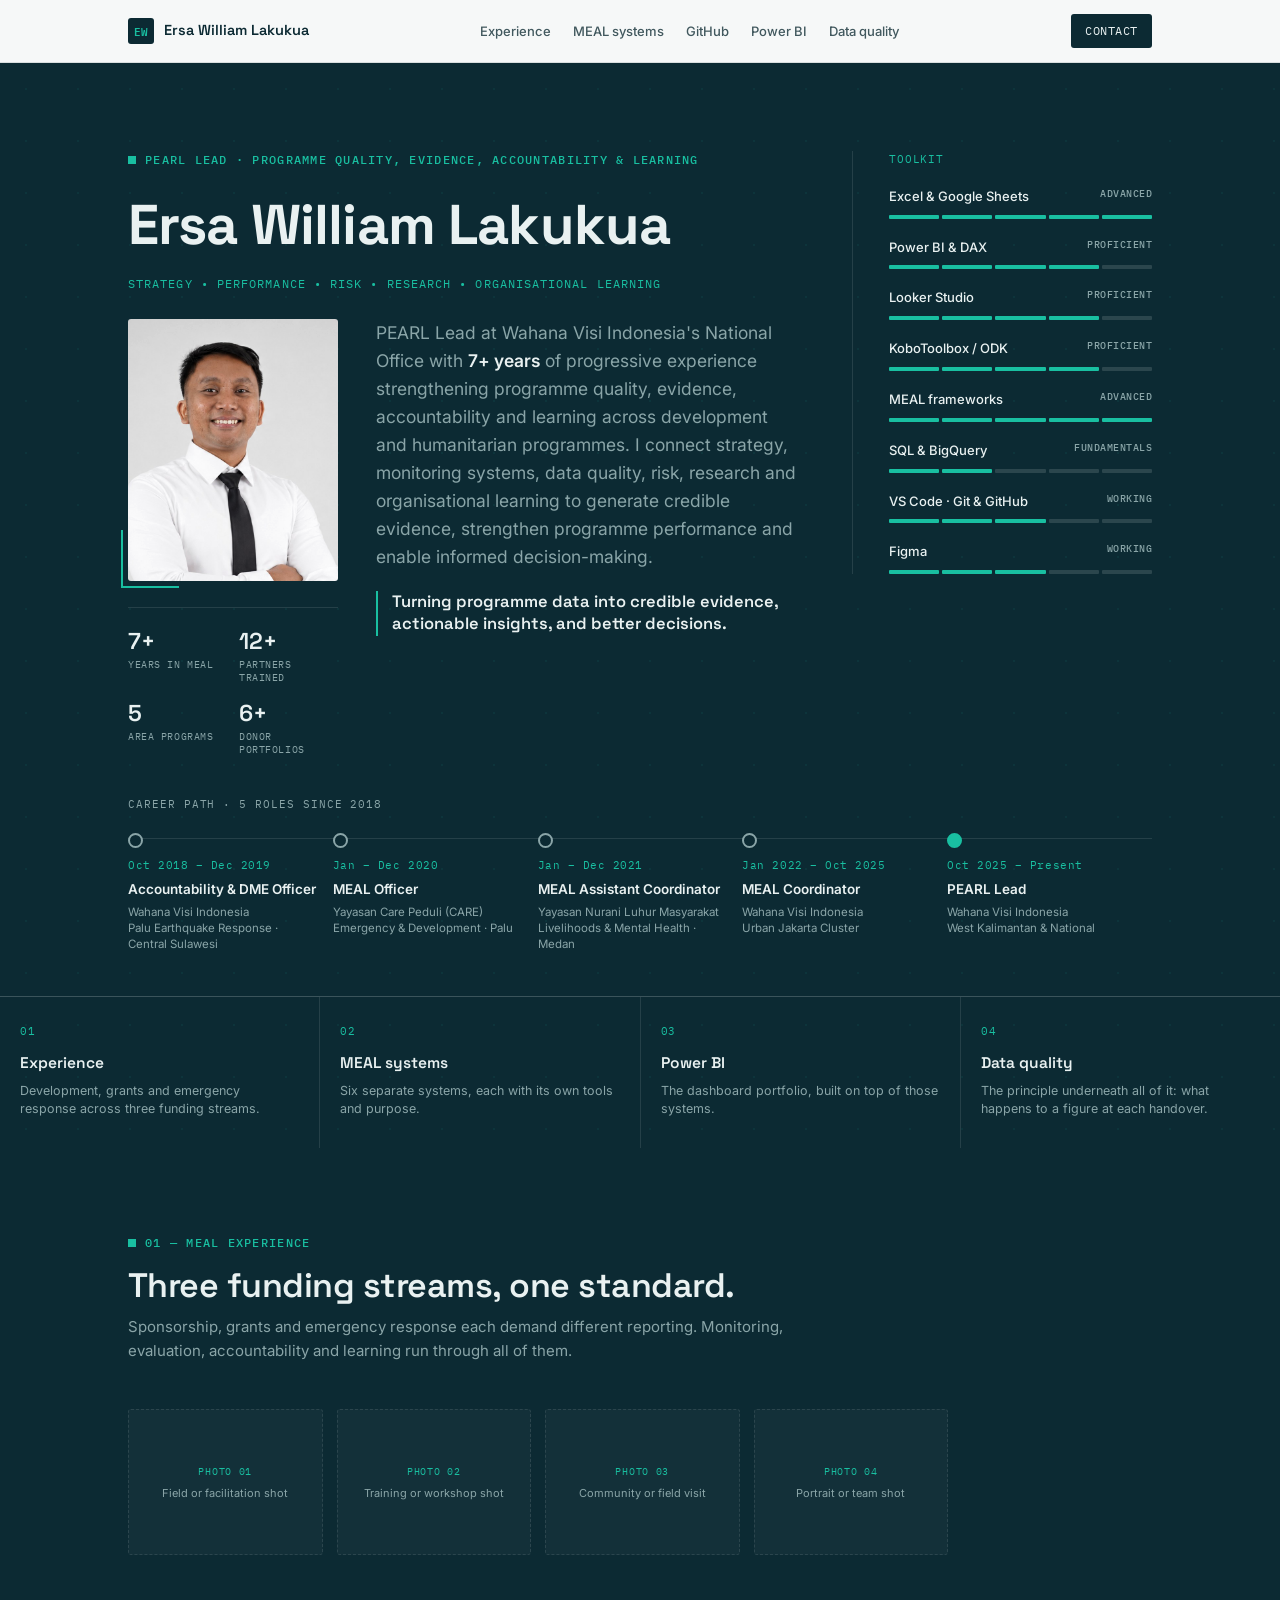
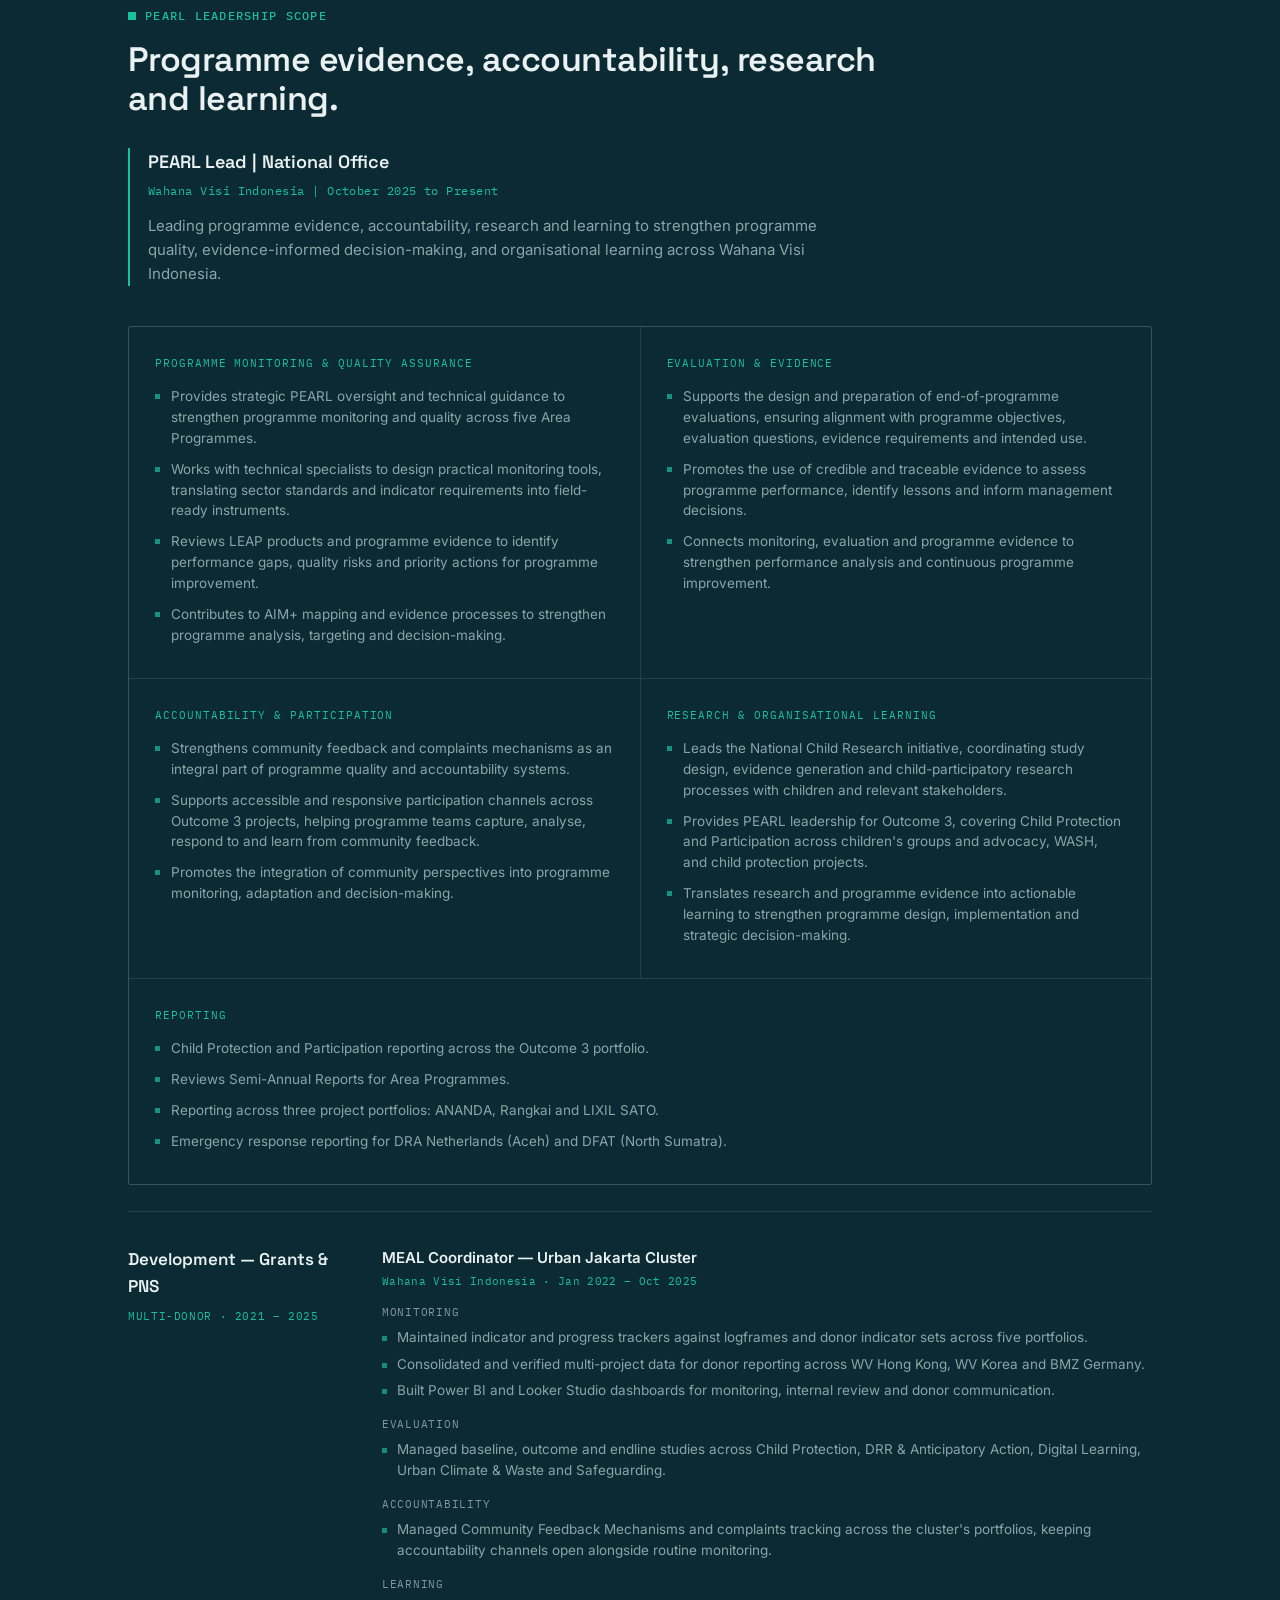
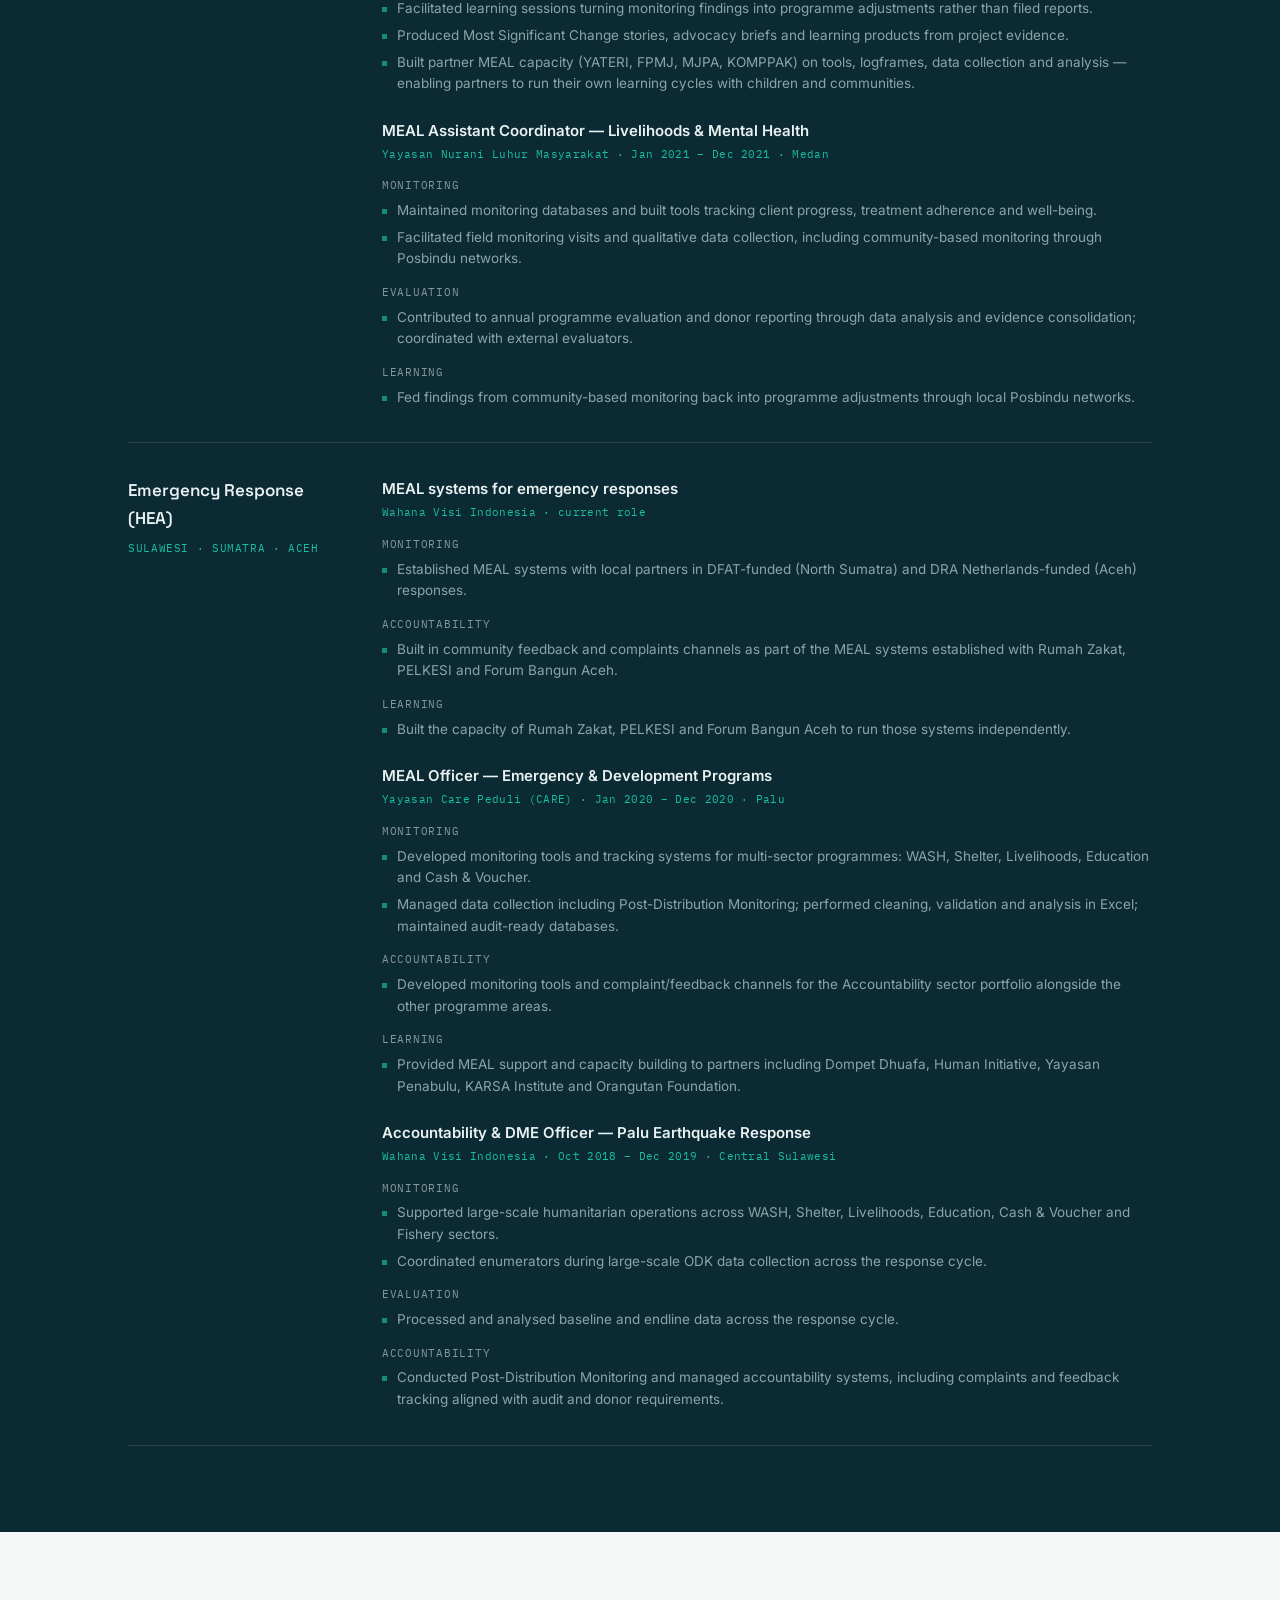
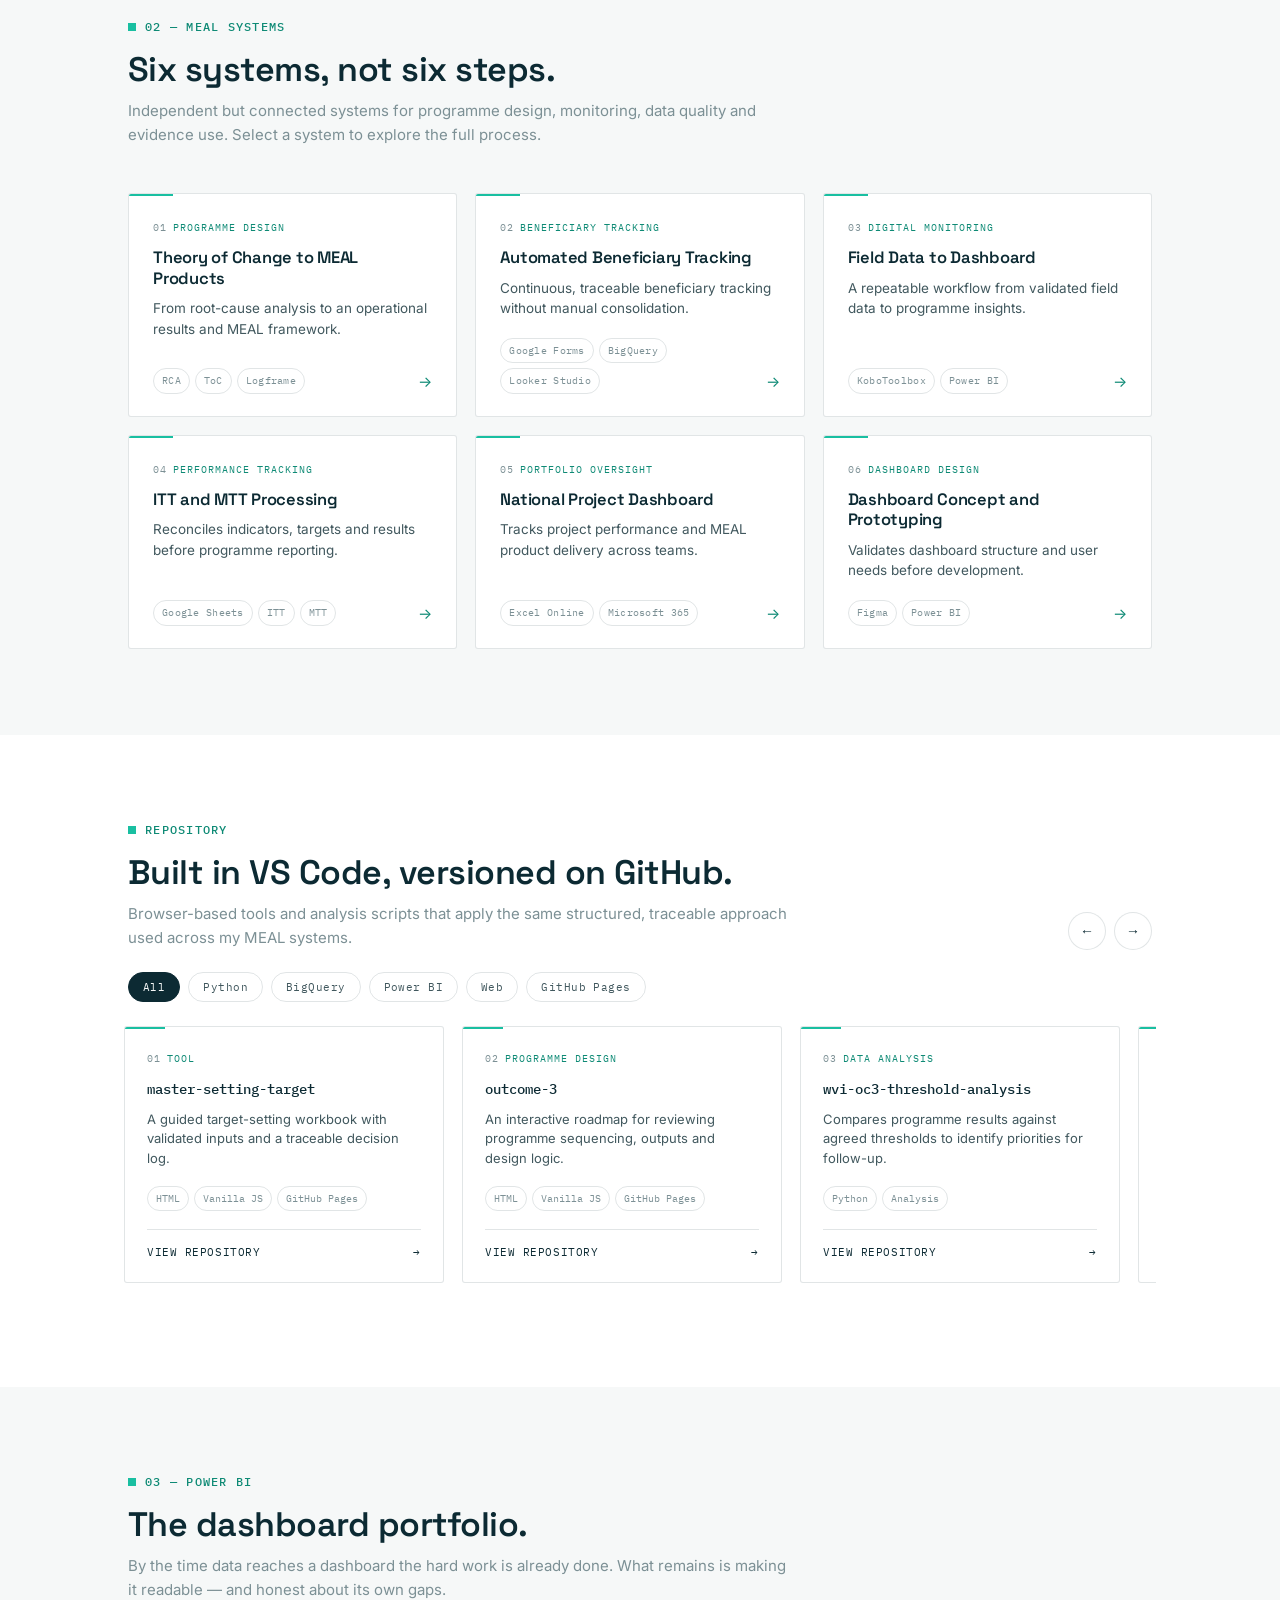
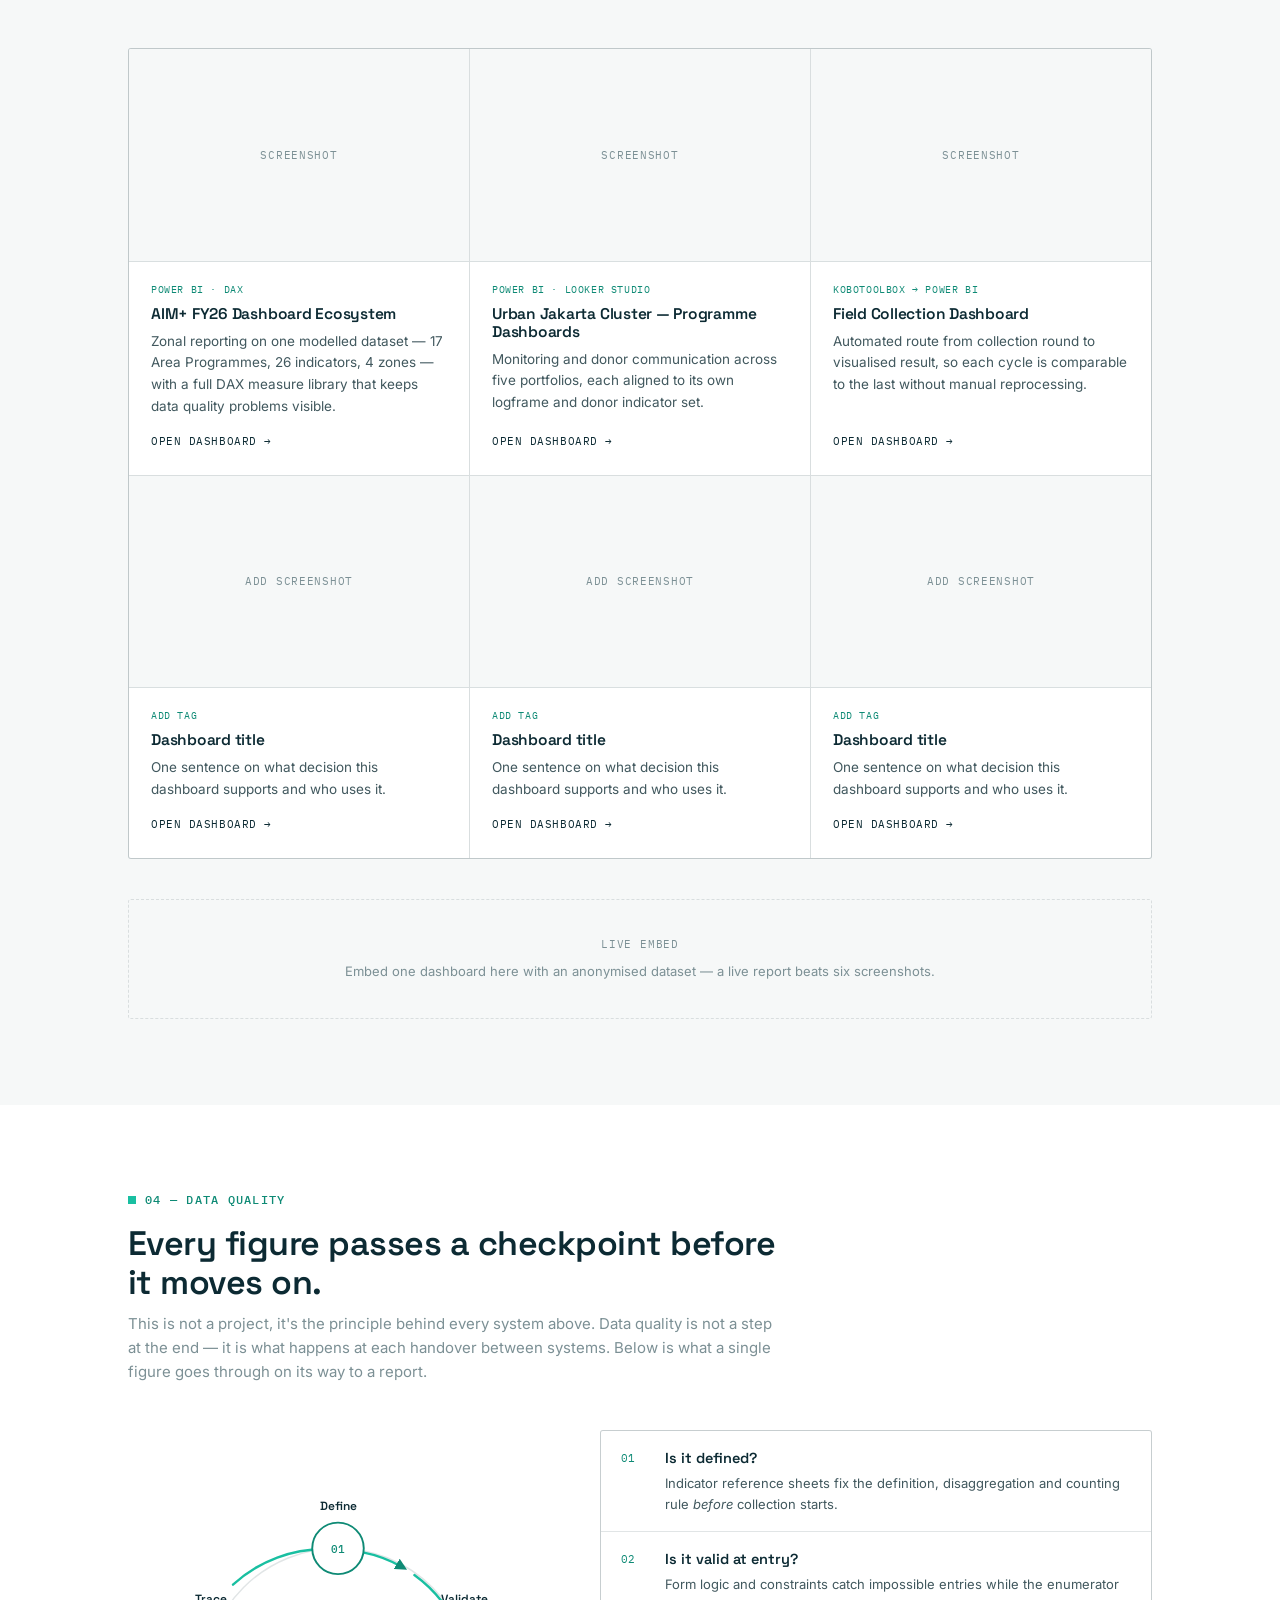
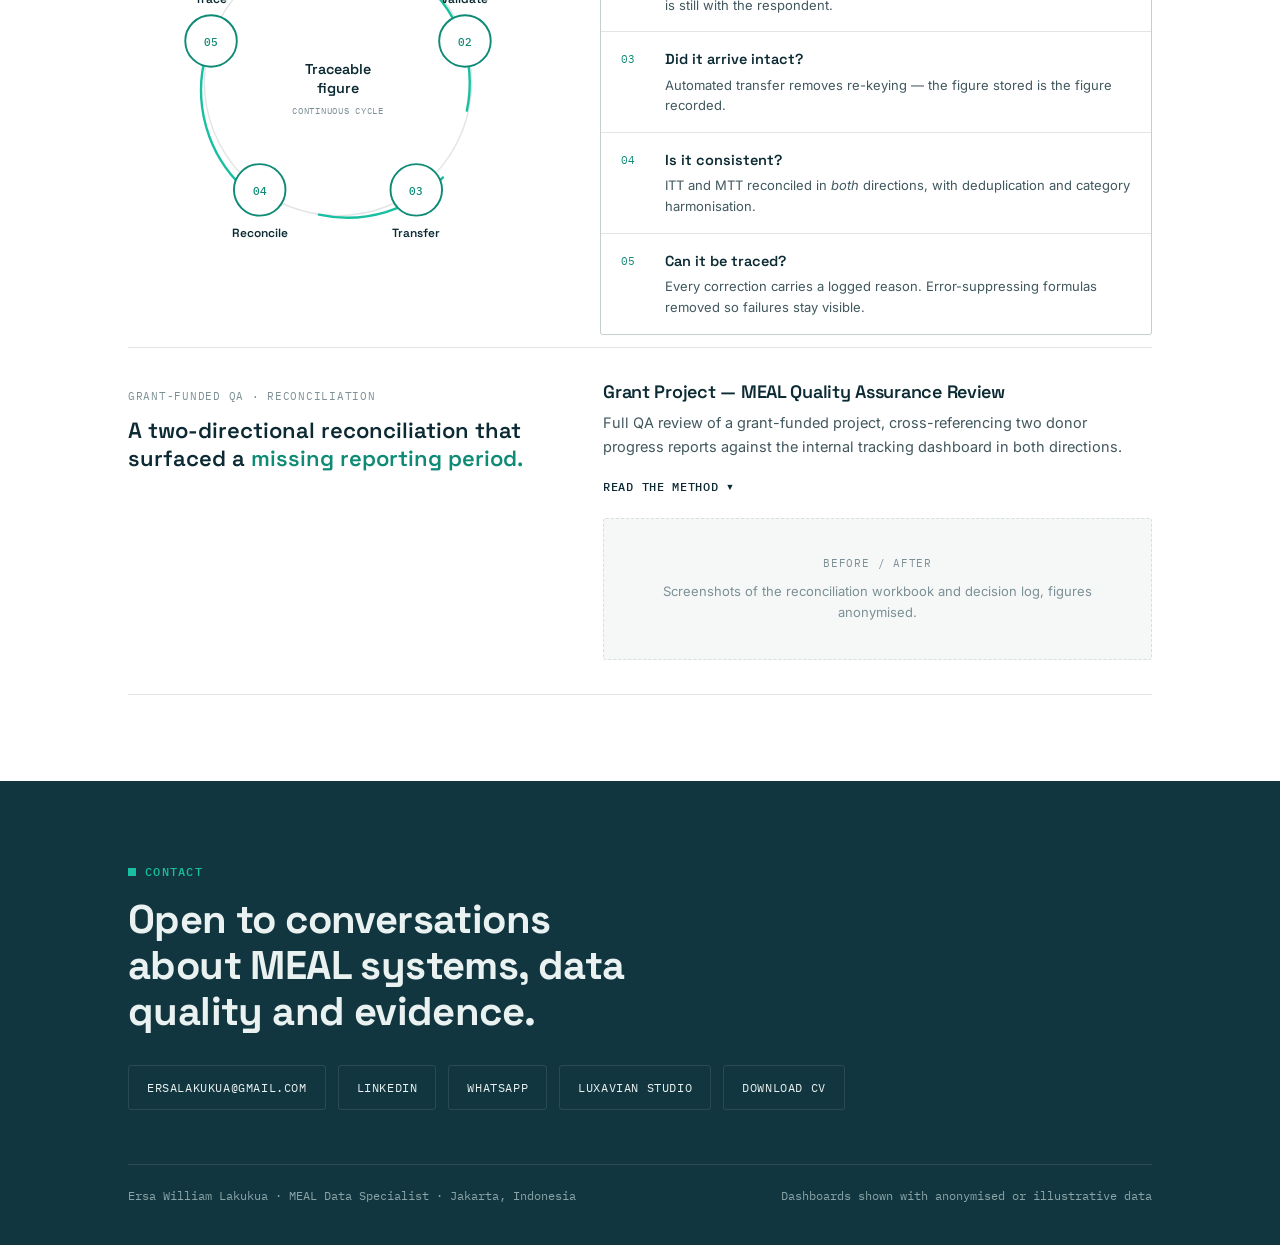
<file: index.html>
<!DOCTYPE html>
<html lang="en">
<head>
<meta charset="UTF-8">
<meta name="viewport" content="width=device-width, initial-scale=1.0">
<title>Ersa William Lakukua — MEAL Data Specialist</title>
<meta name="description" content="PEARL Lead at Wahana Visi Indonesia. MEAL systems, monitoring tools, data quality assurance and dashboards across development, grant and emergency response programmes.">
<link rel="preconnect" href="https://fonts.googleapis.com">
<link rel="preconnect" href="https://fonts.gstatic.com" crossorigin>
<link href="https://fonts.googleapis.com/css2?family=Space+Grotesk:wght@400;500;600;700&family=Inter:wght@400;500;600&family=IBM+Plex+Mono:wght@400;500&display=swap" rel="stylesheet">
<link rel="stylesheet" href="styles.css">
</head>
<body>

<nav>
  <div class="wrap">
    <div class="brand"><span class="brand-mark">EW</span> Ersa William Lakukua</div>
    <div class="nav-links">
      <a href="#experience">Experience</a>
      <a href="#systems">MEAL systems</a>
      <a href="#github">GitHub</a>
      <a href="#powerbi">Power BI</a>
      <a href="#quality">Data quality</a>
    </div>
    <a class="nav-cta" href="#contact">Contact</a>
  </div>
</nav>

<!-- ================= HERO ================= -->
<header class="hero">
  <div class="wrap">

    <div class="hero-grid">
      <div>
        <div class="eyebrow">PEARL Lead · Programme Quality, Evidence, Accountability &amp; Learning</div>
        <h1>Ersa William Lakukua</h1>
        <div class="support-line">Strategy • Performance • Risk • Research • Organisational Learning</div>

        <div class="hero-intro">
          <div class="portrait-col">
            <div class="portrait">
              <img src="portrait.jpg" alt="Ersa William Lakukua">
            </div>
            <div class="pstats">
              <div class="stat"><span class="num">7+</span><span class="lab">Years in MEAL</span></div>
              <div class="stat"><span class="num">12+</span><span class="lab">Partners trained</span></div>
              <div class="stat"><span class="num">5</span><span class="lab">Area Programs</span></div>
              <div class="stat"><span class="num">6+</span><span class="lab">Donor portfolios</span></div>
            </div>
          </div>
          <div>
            <p class="lede" style="margin-bottom:0;">PEARL Lead at Wahana Visi Indonesia's National Office with <strong>7+ years</strong> of progressive experience strengthening programme quality, evidence, accountability and learning across development and humanitarian programmes. I connect strategy, monitoring systems, data quality, risk, research and organisational learning to generate credible evidence, strengthen programme performance and enable informed decision-making.</p>
            <div class="value-prop">Turning programme data into credible evidence, actionable insights, and better decisions.</div>
          </div>
        </div>
      </div>

      <div class="hero-side">
        <span class="stag">Toolkit</span>
        <div class="skills">
          <div class="skill"><div class="sname">Excel &amp; Google Sheets <span class="slevel">Advanced</span></div><div class="bar"><span class="on"></span><span class="on"></span><span class="on"></span><span class="on"></span><span class="on"></span></div></div>
          <div class="skill"><div class="sname">Power BI &amp; DAX <span class="slevel">Proficient</span></div><div class="bar"><span class="on"></span><span class="on"></span><span class="on"></span><span class="on"></span><span></span></div></div>
          <div class="skill"><div class="sname">Looker Studio <span class="slevel">Proficient</span></div><div class="bar"><span class="on"></span><span class="on"></span><span class="on"></span><span class="on"></span><span></span></div></div>
          <div class="skill"><div class="sname">KoboToolbox / ODK <span class="slevel">Proficient</span></div><div class="bar"><span class="on"></span><span class="on"></span><span class="on"></span><span class="on"></span><span></span></div></div>
          <div class="skill"><div class="sname">MEAL frameworks <span class="slevel">Advanced</span></div><div class="bar"><span class="on"></span><span class="on"></span><span class="on"></span><span class="on"></span><span class="on"></span></div></div>
          <div class="skill"><div class="sname">SQL &amp; BigQuery <span class="slevel">Fundamentals</span></div><div class="bar"><span class="on"></span><span class="on"></span><span></span><span></span><span></span></div></div>
          <div class="skill"><div class="sname">VS Code · Git &amp; GitHub <span class="slevel">Working</span></div><div class="bar"><span class="on"></span><span class="on"></span><span class="on"></span><span></span><span></span></div></div>
          <div class="skill"><div class="sname">Figma <span class="slevel">Working</span></div><div class="bar"><span class="on"></span><span class="on"></span><span class="on"></span><span></span><span></span></div></div>
        </div>
      </div>
    </div>

    <div class="tl-label">Career path · 5 roles since 2018</div>
    <div class="timeline">
      <div class="tl-node">
        <span class="tl-year">Oct 2018 – Dec 2019</span>
        <div class="tl-role">Accountability &amp; DME Officer</div>
        <div class="tl-org">Wahana Visi Indonesia<br>Palu Earthquake Response · Central Sulawesi</div>
      </div>
      <div class="tl-node">
        <span class="tl-year">Jan – Dec 2020</span>
        <div class="tl-role">MEAL Officer</div>
        <div class="tl-org">Yayasan Care Peduli (CARE)<br>Emergency &amp; Development · Palu</div>
      </div>
      <div class="tl-node">
        <span class="tl-year">Jan – Dec 2021</span>
        <div class="tl-role">MEAL Assistant Coordinator</div>
        <div class="tl-org">Yayasan Nurani Luhur Masyarakat<br>Livelihoods &amp; Mental Health · Medan</div>
      </div>
      <div class="tl-node">
        <span class="tl-year">Jan 2022 – Oct 2025</span>
        <div class="tl-role">MEAL Coordinator</div>
        <div class="tl-org">Wahana Visi Indonesia<br>Urban Jakarta Cluster</div>
      </div>
      <div class="tl-node now">
        <span class="tl-year">Oct 2025 – Present</span>
        <div class="tl-role">PEARL Lead</div>
        <div class="tl-org">Wahana Visi Indonesia<br>West Kalimantan &amp; National</div>
      </div>
    </div>
  </div>

  <div class="cats">
    <a class="cat" href="#experience">
      <div class="cnum">01</div>
      <div class="ctitle">Experience</div>
      <div class="cdesc">Development, grants and emergency response across three funding streams.</div>
    </a>
    <a class="cat" href="#systems">
      <div class="cnum">02</div>
      <div class="ctitle">MEAL systems</div>
      <div class="cdesc">Six separate systems, each with its own tools and purpose.</div>
    </a>
    <a class="cat" href="#powerbi">
      <div class="cnum">03</div>
      <div class="ctitle">Power BI</div>
      <div class="cdesc">The dashboard portfolio, built on top of those systems.</div>
    </a>
    <a class="cat" href="#quality">
      <div class="cnum">04</div>
      <div class="ctitle">Data quality</div>
      <div class="cdesc">The principle underneath all of it: what happens to a figure at each handover.</div>
    </a>
  </div>
</header>

<!-- ================= 01 EXPERIENCE ================= -->
<section class="sec exp" id="experience">
  <div class="wrap">
    <div class="sec-head">
      <div class="eyebrow">01 — MEAL Experience</div>
      <h2>Three funding streams, one standard.</h2>
      <p>Sponsorship, grants and emergency response each demand different reporting. Monitoring, evaluation, accountability and learning run through all of them.</p>
    </div>

    <div class="photo-row">
      <div class="photo-frame">
        <!-- Replace with: <img src="photo-1.jpg" alt=""> -->
        <span class="pf-lab">Photo 01</span>
        <span class="pf-note">Field or facilitation shot</span>
      </div>
      <div class="photo-frame">
        <!-- Replace with: <img src="photo-2.jpg" alt=""> -->
        <span class="pf-lab">Photo 02</span>
        <span class="pf-note">Training or workshop shot</span>
      </div>
      <div class="photo-frame">
        <!-- Replace with: <img src="photo-3.jpg" alt=""> -->
        <span class="pf-lab">Photo 03</span>
        <span class="pf-note">Community or field visit</span>
      </div>
      <div class="photo-frame">
        <!-- Replace with: <img src="photo-4.jpg" alt=""> -->
        <span class="pf-lab">Photo 04</span>
        <span class="pf-note">Portrait or team shot</span>
      </div>
    </div>

    <div class="sec-head" style="margin:8px 0 30px; max-width:760px;">
      <div class="eyebrow" style="color:var(--teal);">PEARL Leadership Scope</div>
      <h2 style="color:var(--on-ink);">Programme evidence, accountability, research and learning.</h2>
    </div>

    <div class="scope-intro">
      <div class="srole">PEARL Lead | National Office</div>
      <div class="sorg">Wahana Visi Indonesia | October 2025 to Present</div>
      <p class="sstate">Leading programme evidence, accountability, research and learning to strengthen programme quality, evidence-informed decision-making, and organisational learning across Wahana Visi Indonesia.</p>
    </div>

    <div class="scope-grid">
      <div class="scope-block">
        <span class="sbn">Programme Monitoring &amp; Quality Assurance</span>
        <ul>
          <li>Provides strategic PEARL oversight and technical guidance to strengthen programme monitoring and quality across five Area Programmes.</li>
          <li>Works with technical specialists to design practical monitoring tools, translating sector standards and indicator requirements into field-ready instruments.</li>
          <li>Reviews LEAP products and programme evidence to identify performance gaps, quality risks and priority actions for programme improvement.</li>
          <li>Contributes to AIM+ mapping and evidence processes to strengthen programme analysis, targeting and decision-making.</li>
        </ul>
      </div>

      <div class="scope-block">
        <span class="sbn">Evaluation &amp; Evidence</span>
        <ul>
          <li>Supports the design and preparation of end-of-programme evaluations, ensuring alignment with programme objectives, evaluation questions, evidence requirements and intended use.</li>
          <li>Promotes the use of credible and traceable evidence to assess programme performance, identify lessons and inform management decisions.</li>
          <li>Connects monitoring, evaluation and programme evidence to strengthen performance analysis and continuous programme improvement.</li>
        </ul>
      </div>

      <div class="scope-block">
        <span class="sbn">Accountability &amp; Participation</span>
        <ul>
          <li>Strengthens community feedback and complaints mechanisms as an integral part of programme quality and accountability systems.</li>
          <li>Supports accessible and responsive participation channels across Outcome 3 projects, helping programme teams capture, analyse, respond to and learn from community feedback.</li>
          <li>Promotes the integration of community perspectives into programme monitoring, adaptation and decision-making.</li>
        </ul>
      </div>

      <div class="scope-block">
        <span class="sbn">Research &amp; Organisational Learning</span>
        <ul>
          <li>Leads the National Child Research initiative, coordinating study design, evidence generation and child-participatory research processes with children and relevant stakeholders.</li>
          <li>Provides PEARL leadership for Outcome 3, covering Child Protection and Participation across children's groups and advocacy, WASH, and child protection projects.</li>
          <li>Translates research and programme evidence into actionable learning to strengthen programme design, implementation and strategic decision-making.</li>
        </ul>
      </div>

      <div class="scope-block" style="grid-column:1 / -1;">
        <span class="sbn">Reporting</span>
        <ul>
          <li>Child Protection and Participation reporting across the Outcome 3 portfolio.</li>
          <li>Reviews Semi-Annual Reports for Area Programmes.</li>
          <li>Reporting across three project portfolios: ANANDA, Rangkai and LIXIL SATO.</li>
          <li>Emergency response reporting for DRA Netherlands (Aceh) and DFAT (North Sumatra).</li>
        </ul>
      </div>
    </div>

    <div style="height:26px;"></div>

    <div class="track">
      <div>
        <div class="tname">Development — Grants &amp; PNS</div>
        <div class="tmeta">Multi-donor · 2021 – 2025</div>
      </div>
      <div class="items">
        <div class="item">
          <div class="irole">MEAL Coordinator — Urban Jakarta Cluster</div>
          <div class="iorg">Wahana Visi Indonesia · Jan 2022 – Oct 2025</div>

          <div class="subhead">Monitoring</div>
          <ul>
            <li>Maintained indicator and progress trackers against logframes and donor indicator sets across five portfolios.</li>
            <li>Consolidated and verified multi-project data for donor reporting across WV Hong Kong, WV Korea and BMZ Germany.</li>
            <li>Built Power BI and Looker Studio dashboards for monitoring, internal review and donor communication.</li>
          </ul>

          <div class="subhead">Evaluation</div>
          <ul>
            <li>Managed baseline, outcome and endline studies across Child Protection, DRR &amp; Anticipatory Action, Digital Learning, Urban Climate &amp; Waste and Safeguarding.</li>
          </ul>

          <div class="subhead">Accountability</div>
          <ul>
            <li>Managed Community Feedback Mechanisms and complaints tracking across the cluster's portfolios, keeping accountability channels open alongside routine monitoring.</li>
          </ul>

          <div class="subhead">Learning</div>
          <ul>
            <li>Facilitated learning sessions turning monitoring findings into programme adjustments rather than filed reports.</li>
            <li>Produced Most Significant Change stories, advocacy briefs and learning products from project evidence.</li>
            <li>Built partner MEAL capacity (YATERI, FPMJ, MJPA, KOMPPAK) on tools, logframes, data collection and analysis — enabling partners to run their own learning cycles with children and communities.</li>
          </ul>
        </div>

        <div class="item">
          <div class="irole">MEAL Assistant Coordinator — Livelihoods &amp; Mental Health</div>
          <div class="iorg">Yayasan Nurani Luhur Masyarakat · Jan 2021 – Dec 2021 · Medan</div>

          <div class="subhead">Monitoring</div>
          <ul>
            <li>Maintained monitoring databases and built tools tracking client progress, treatment adherence and well-being.</li>
            <li>Facilitated field monitoring visits and qualitative data collection, including community-based monitoring through Posbindu networks.</li>
          </ul>

          <div class="subhead">Evaluation</div>
          <ul>
            <li>Contributed to annual programme evaluation and donor reporting through data analysis and evidence consolidation; coordinated with external evaluators.</li>
          </ul>

          <div class="subhead">Learning</div>
          <ul>
            <li>Fed findings from community-based monitoring back into programme adjustments through local Posbindu networks.</li>
          </ul>
        </div>
      </div>
    </div>

    <div class="track">
      <div>
        <div class="tname">Emergency Response (HEA)</div>
        <div class="tmeta">Sulawesi · Sumatra · Aceh</div>
      </div>
      <div class="items">
        <div class="item">
          <div class="irole">MEAL systems for emergency responses</div>
          <div class="iorg">Wahana Visi Indonesia · current role</div>

          <div class="subhead">Monitoring</div>
          <ul>
            <li>Established MEAL systems with local partners in DFAT-funded (North Sumatra) and DRA Netherlands-funded (Aceh) responses.</li>
          </ul>

          <div class="subhead">Accountability</div>
          <ul>
            <li>Built in community feedback and complaints channels as part of the MEAL systems established with Rumah Zakat, PELKESI and Forum Bangun Aceh.</li>
          </ul>

          <div class="subhead">Learning</div>
          <ul>
            <li>Built the capacity of Rumah Zakat, PELKESI and Forum Bangun Aceh to run those systems independently.</li>
          </ul>
        </div>

        <div class="item">
          <div class="irole">MEAL Officer — Emergency &amp; Development Programs</div>
          <div class="iorg">Yayasan Care Peduli (CARE) · Jan 2020 – Dec 2020 · Palu</div>

          <div class="subhead">Monitoring</div>
          <ul>
            <li>Developed monitoring tools and tracking systems for multi-sector programmes: WASH, Shelter, Livelihoods, Education and Cash &amp; Voucher.</li>
            <li>Managed data collection including Post-Distribution Monitoring; performed cleaning, validation and analysis in Excel; maintained audit-ready databases.</li>
          </ul>

          <div class="subhead">Accountability</div>
          <ul>
            <li>Developed monitoring tools and complaint/feedback channels for the Accountability sector portfolio alongside the other programme areas.</li>
          </ul>

          <div class="subhead">Learning</div>
          <ul>
            <li>Provided MEAL support and capacity building to partners including Dompet Dhuafa, Human Initiative, Yayasan Penabulu, KARSA Institute and Orangutan Foundation.</li>
          </ul>
        </div>

        <div class="item">
          <div class="irole">Accountability &amp; DME Officer — Palu Earthquake Response</div>
          <div class="iorg">Wahana Visi Indonesia · Oct 2018 – Dec 2019 · Central Sulawesi</div>

          <div class="subhead">Monitoring</div>
          <ul>
            <li>Supported large-scale humanitarian operations across WASH, Shelter, Livelihoods, Education, Cash &amp; Voucher and Fishery sectors.</li>
            <li>Coordinated enumerators during large-scale ODK data collection across the response cycle.</li>
          </ul>

          <div class="subhead">Evaluation</div>
          <ul>
            <li>Processed and analysed baseline and endline data across the response cycle.</li>
          </ul>

          <div class="subhead">Accountability</div>
          <ul>
            <li>Conducted Post-Distribution Monitoring and managed accountability systems, including complaints and feedback tracking aligned with audit and donor requirements.</li>
          </ul>
        </div>
      </div>
    </div>
  </div>
</section>

<!-- ================= 02 MEAL SYSTEMS ================= -->
<section class="sec" id="systems">
  <div class="wrap">
    <div class="sec-head">
      <div class="eyebrow">02 — MEAL Systems</div>
      <h2>Six systems, not six steps.</h2>
      <p>Independent but connected systems for programme design, monitoring, data quality and evidence use. Select a system to explore the full process.</p>
    </div>

    <div class="mgrid">
      <a class="mcard" href="flow-rca-toc-logframe.html">
        <div class="mcat"><b>01</b>PROGRAMME DESIGN</div>
        <h3>Theory of Change to MEAL Products</h3>
        <p>From root-cause analysis to an operational results and MEAL framework.</p>
        <div class="mfoot">
          <div class="mtags"><span class="mtag">RCA</span><span class="mtag">ToC</span><span class="mtag">Logframe</span></div>
          <span class="marw" aria-hidden="true">&rarr;</span>
        </div>
      </a>
      <a class="mcard" href="system-beneficiaries-tracking.html">
        <div class="mcat"><b>02</b>BENEFICIARY TRACKING</div>
        <h3>Automated Beneficiary Tracking</h3>
        <p>Continuous, traceable beneficiary tracking without manual consolidation.</p>
        <div class="mfoot">
          <div class="mtags"><span class="mtag">Google Forms</span><span class="mtag">BigQuery</span><span class="mtag">Looker Studio</span></div>
          <span class="marw" aria-hidden="true">&rarr;</span>
        </div>
      </a>
      <a class="mcard" href="system-kobo-to-powerbi.html">
        <div class="mcat"><b>03</b>DIGITAL MONITORING</div>
        <h3>Field Data to Dashboard</h3>
        <p>A repeatable workflow from validated field data to programme insights.</p>
        <div class="mfoot">
          <div class="mtags"><span class="mtag">KoboToolbox</span><span class="mtag">Power BI</span></div>
          <span class="marw" aria-hidden="true">&rarr;</span>
        </div>
      </a>
      <a class="mcard" href="system-sheets-itt-mtt.html">
        <div class="mcat"><b>04</b>PERFORMANCE TRACKING</div>
        <h3>ITT and MTT Processing</h3>
        <p>Reconciles indicators, targets and results before programme reporting.</p>
        <div class="mfoot">
          <div class="mtags"><span class="mtag">Google Sheets</span><span class="mtag">ITT</span><span class="mtag">MTT</span></div>
          <span class="marw" aria-hidden="true">&rarr;</span>
        </div>
      </a>
      <a class="mcard" href="system-excel-national.html">
        <div class="mcat"><b>05</b>PORTFOLIO OVERSIGHT</div>
        <h3>National Project Dashboard</h3>
        <p>Tracks project performance and MEAL product delivery across teams.</p>
        <div class="mfoot">
          <div class="mtags"><span class="mtag">Excel Online</span><span class="mtag">Microsoft 365</span></div>
          <span class="marw" aria-hidden="true">&rarr;</span>
        </div>
      </a>
      <a class="mcard" href="system-figma-powerbi.html">
        <div class="mcat"><b>06</b>DASHBOARD DESIGN</div>
        <h3>Dashboard Concept and Prototyping</h3>
        <p>Validates dashboard structure and user needs before development.</p>
        <div class="mfoot">
          <div class="mtags"><span class="mtag">Figma</span><span class="mtag">Power BI</span></div>
          <span class="marw" aria-hidden="true">&rarr;</span>
        </div>
      </a>
    </div>
  </div>
</section>

<!-- ================= REPOSITORY ================= -->
<section class="sec white" id="github">
  <div class="wrap">

    <div class="car-head">
      <div class="sec-head" style="margin-bottom:0;">
        <div class="eyebrow">Repository</div>
        <h2>Built in VS Code, versioned on GitHub.</h2>
        <p>Browser-based tools and analysis scripts that apply the same structured, traceable approach used across my MEAL systems.</p>
      </div>
      <div class="car-nav">
        <button class="car-btn" id="carPrev" aria-label="Previous repositories">&larr;</button>
        <button class="car-btn" id="carNext" aria-label="Next repositories">&rarr;</button>
      </div>
    </div>

    <div class="filters" role="group" aria-label="Filter repositories by technology">
      <button class="filt active" data-filter="all">All</button>
      <button class="filt" data-filter="python">Python</button>
      <button class="filt" data-filter="bigquery">BigQuery</button>
      <button class="filt" data-filter="powerbi">Power BI</button>
      <button class="filt" data-filter="web">Web</button>
      <button class="filt" data-filter="githubpages">GitHub Pages</button>
    </div>

    <div class="crail" id="crail">
        <a class="ccard" data-tech="web githubpages" href="#" target="_blank" rel="noopener">
          <div class="ccat"><b>01</b>TOOL</div>
          <div class="cname">master-setting-target</div>
          <p>A guided target-setting workbook with validated inputs and a traceable decision log.</p>
          <div class="ctags"><span class="ctag">HTML</span><span class="ctag">Vanilla JS</span><span class="ctag">GitHub Pages</span></div>
          <span class="cact">View repository <span class="carw" aria-hidden="true">&rarr;</span></span>
        </a>
        <a class="ccard" data-tech="web githubpages" href="#" target="_blank" rel="noopener">
          <div class="ccat"><b>02</b>PROGRAMME DESIGN</div>
          <div class="cname">outcome-3</div>
          <p>An interactive roadmap for reviewing programme sequencing, outputs and design logic.</p>
          <div class="ctags"><span class="ctag">HTML</span><span class="ctag">Vanilla JS</span><span class="ctag">GitHub Pages</span></div>
          <span class="cact">View repository <span class="carw" aria-hidden="true">&rarr;</span></span>
        </a>
        <a class="ccard" data-tech="python" href="#" target="_blank" rel="noopener">
          <div class="ccat"><b>03</b>DATA ANALYSIS</div>
          <div class="cname">wvi-oc3-threshold-analysis</div>
          <p>Compares programme results against agreed thresholds to identify priorities for follow-up.</p>
          <div class="ctags"><span class="ctag">Python</span><span class="ctag">Analysis</span></div>
          <span class="cact">View repository <span class="carw" aria-hidden="true">&rarr;</span></span>
        </a>
        <a class="ccard" data-tech="python" href="#" target="_blank" rel="noopener">
          <div class="ccat"><b>04</b>DATA PIPELINE</div>
          <div class="cname">data-aim-kobo</div>
          <p>Cleans and reshapes KoboToolbox data for the AIM+ reporting model.</p>
          <div class="ctags"><span class="ctag">Python</span><span class="ctag">KoboToolbox</span></div>
          <span class="cact">View repository <span class="carw" aria-hidden="true">&rarr;</span></span>
        </a>
        <a class="ccard" data-tech="powerbi" href="#" target="_blank" rel="noopener">
          <div class="ccat"><b>05</b>DASHBOARD</div>
          <div class="cname">aim-dashboard</div>
          <p>Power BI files, DAX measures and data-model documentation for AIM+ reporting.</p>
          <div class="ctags"><span class="ctag">Power BI</span><span class="ctag">DAX</span></div>
          <span class="cact">View repository <span class="carw" aria-hidden="true">&rarr;</span></span>
        </a>
        <a class="ccard" data-tech="web python" href="https://luxavian.it.com/" target="_blank" rel="noopener">
          <div class="ccat"><b>06</b>WEB DEVELOPMENT</div>
          <div class="cname">luxavian-studio</div>
          <p>Independent web projects demonstrating front-end development and digital product skills.</p>
          <div class="ctags"><span class="ctag">HTML</span><span class="ctag">CSS</span><span class="ctag">JavaScript</span><span class="ctag">Python</span></div>
          <span class="cact">Visit site <span class="carw" aria-hidden="true">&rarr;</span></span>
        </a>
    </div>

    <p class="car-empty" id="carEmpty">No repositories tagged with that technology yet.</p>

  </div>
</section>

<!-- ================= 03 POWER BI ================= -->
<section class="sec" id="powerbi">
  <div class="wrap">
    <div class="sec-head">
      <div class="eyebrow">03 — Power BI</div>
      <h2>The dashboard portfolio.</h2>
      <p>By the time data reaches a dashboard the hard work is already done. What remains is making it readable — and honest about its own gaps.</p>
    </div>

    <div class="dgrid">

      <div class="dcard">
        <div class="dthumb"><!-- <img src="db-aimplus.png" alt=""> --><span class="ph">Screenshot</span></div>
        <div class="dbody">
          <div class="dtag">Power BI · DAX</div>
          <h3>AIM+ FY26 Dashboard Ecosystem</h3>
          <p>Zonal reporting on one modelled dataset — 17 Area Programmes, 26 indicators, 4 zones — with a full DAX measure library that keeps data quality problems visible.</p>
          <a class="dlink" href="#" target="_blank" rel="noopener">Open dashboard →</a>
        </div>
      </div>

      <div class="dcard">
        <div class="dthumb"><!-- <img src="db-urban.png" alt=""> --><span class="ph">Screenshot</span></div>
        <div class="dbody">
          <div class="dtag">Power BI · Looker Studio</div>
          <h3>Urban Jakarta Cluster — Programme Dashboards</h3>
          <p>Monitoring and donor communication across five portfolios, each aligned to its own logframe and donor indicator set.</p>
          <a class="dlink" href="#" target="_blank" rel="noopener">Open dashboard →</a>
        </div>
      </div>

      <div class="dcard">
        <div class="dthumb"><!-- <img src="db-kobo.png" alt=""> --><span class="ph">Screenshot</span></div>
        <div class="dbody">
          <div class="dtag">KoboToolbox → Power BI</div>
          <h3>Field Collection Dashboard</h3>
          <p>Automated route from collection round to visualised result, so each cycle is comparable to the last without manual reprocessing.</p>
          <a class="dlink" href="#" target="_blank" rel="noopener">Open dashboard →</a>
        </div>
      </div>

      <div class="dcard">
        <div class="dthumb"><span class="ph">Add screenshot</span></div>
        <div class="dbody">
          <div class="dtag">Add tag</div>
          <h3>Dashboard title</h3>
          <p>One sentence on what decision this dashboard supports and who uses it.</p>
          <a class="dlink" href="#" target="_blank" rel="noopener">Open dashboard →</a>
        </div>
      </div>

      <div class="dcard">
        <div class="dthumb"><span class="ph">Add screenshot</span></div>
        <div class="dbody">
          <div class="dtag">Add tag</div>
          <h3>Dashboard title</h3>
          <p>One sentence on what decision this dashboard supports and who uses it.</p>
          <a class="dlink" href="#" target="_blank" rel="noopener">Open dashboard →</a>
        </div>
      </div>

      <div class="dcard">
        <div class="dthumb"><span class="ph">Add screenshot</span></div>
        <div class="dbody">
          <div class="dtag">Add tag</div>
          <h3>Dashboard title</h3>
          <p>One sentence on what decision this dashboard supports and who uses it.</p>
          <a class="dlink" href="#" target="_blank" rel="noopener">Open dashboard →</a>
        </div>
      </div>

    </div>

    <div class="embed-slot">
      <div class="es-lab">Live embed</div>
      <div class="es-note">Embed one dashboard here with an anonymised dataset — a live report beats six screenshots.</div>
    </div>
  </div>
</section>

<!-- ================= 04 DATA QUALITY (principle — placed last) ================= -->
<section class="sec white" id="quality">
  <div class="wrap">
    <div class="sec-head">
      <div class="eyebrow">04 — Data Quality</div>
      <h2>Every figure passes a checkpoint before it moves on.</h2>
      <p>This is not a project, it's the principle behind every system above. Data quality is not a step at the end — it is what happens at each handover between systems. Below is what a single figure goes through on its way to a report.</p>
    </div>

    <div class="cycle-wrap">
      <svg class="cycle-svg" viewBox="0 0 440 440" xmlns="http://www.w3.org/2000/svg" role="img" aria-label="Five data quality checkpoints arranged as a cycle">
        <circle class="ring" cx="220" cy="220" r="140"/>
        <!-- cycle arrows between nodes -->
        <path class="arc" d="M 300 108 A 140 140 0 0 1 355 250"/>
        <path class="arc" d="M 330 320 A 140 140 0 0 1 200 359"/>
        <path class="arc" d="M 120 330 A 140 140 0 0 1 82 190"/>
        <path class="arc" d="M 110 118 A 140 140 0 0 1 210 81"/>
        <path class="arc" d="M 245 84 A 140 140 0 0 1 288 100" marker-end="url(#ar)"/>
        <defs>
          <marker id="ar" viewBox="0 0 10 10" refX="6" refY="5" markerWidth="5" markerHeight="5" orient="auto">
            <path d="M 0 0 L 10 5 L 0 10 z" fill="#0E8A75"/>
          </marker>
        </defs>

        <!-- centre -->
        <text class="core-t" x="220" y="212">Traceable</text>
        <text class="core-t" x="220" y="232">figure</text>
        <text class="core-s" x="220" y="254">CONTINUOUS CYCLE</text>

        <!-- 01 top -->
        <circle class="node" cx="220" cy="80" r="27"/>
        <text class="node-n" x="220" y="85">01</text>
        <text class="node-t" x="220" y="40">Define</text>

        <!-- 02 right -->
        <circle class="node" cx="353" cy="177" r="27"/>
        <text class="node-n" x="353" y="182">02</text>
        <text class="node-t" x="353" y="137">Validate</text>

        <!-- 03 lower right -->
        <circle class="node" cx="302" cy="333" r="27"/>
        <text class="node-n" x="302" y="338">03</text>
        <text class="node-t" x="302" y="382">Transfer</text>

        <!-- 04 lower left -->
        <circle class="node" cx="138" cy="333" r="27"/>
        <text class="node-n" x="138" y="338">04</text>
        <text class="node-t" x="138" y="382">Reconcile</text>

        <!-- 05 left -->
        <circle class="node" cx="87" cy="177" r="27"/>
        <text class="node-n" x="87" y="182">05</text>
        <text class="node-t" x="87" y="137">Trace</text>
      </svg>

      <div class="cycle-list">
        <div class="cycle-item">
          <span class="cn">01</span>
          <div>
            <div class="cq">Is it defined?</div>
            <div class="ca">Indicator reference sheets fix the definition, disaggregation and counting rule <em>before</em> collection starts.</div>
          </div>
        </div>
        <div class="cycle-item">
          <span class="cn">02</span>
          <div>
            <div class="cq">Is it valid at entry?</div>
            <div class="ca">Form logic and constraints catch impossible entries while the enumerator is still with the respondent.</div>
          </div>
        </div>
        <div class="cycle-item">
          <span class="cn">03</span>
          <div>
            <div class="cq">Did it arrive intact?</div>
            <div class="ca">Automated transfer removes re-keying — the figure stored is the figure recorded.</div>
          </div>
        </div>
        <div class="cycle-item">
          <span class="cn">04</span>
          <div>
            <div class="cq">Is it consistent?</div>
            <div class="ca">ITT and MTT reconciled in <em>both</em> directions, with deduplication and category harmonisation.</div>
          </div>
        </div>
        <div class="cycle-item">
          <span class="cn">05</span>
          <div>
            <div class="cq">Can it be traced?</div>
            <div class="ca">Every correction carries a logged reason. Error-suppressing formulas removed so failures stay visible.</div>
          </div>
        </div>
      </div>
    </div>

    <article class="case">
      <div>
        <span class="tag">Grant-funded QA · Reconciliation</span>
        <div class="lead-result">A two-directional reconciliation that surfaced a <b>missing reporting period.</b></div>
      </div>
      <div>
        <h3>Grant Project — MEAL Quality Assurance Review</h3>
        <p class="sum">Full QA review of a grant-funded project, cross-referencing two donor progress reports against the internal tracking dashboard in both directions.</p>
        <button class="tog" aria-expanded="false">Read the method <span class="chev">▼</span></button>
        <div class="det">
          <div class="det-in">
            <div class="drow"><span class="k">Problem</span><span>Donor-facing reports and the internal tracking dashboard did not agree, with no record of which figure was authoritative.</span></div>
            <div class="drow"><span class="k">Method</span><span>Reconciled the Indicator Tracking Table against the Monitoring Tracking Table in both directions, built a cross-reference workbook against both donor reports, and logged every discrepancy with a decision trail.</span></div>
            <div class="drow"><span class="k">Result</span><span>A missing period of achievements and a set of suspected transcription errors identified, a corrected dashboard delivered, and a QA process other projects can reuse.</span></div>
          </div>
        </div>
        <div class="embed-slot">
          <div class="es-lab">Before / after</div>
          <div class="es-note">Screenshots of the reconciliation workbook and decision log, figures anonymised.</div>
        </div>
      </div>
    </article>
  </div>
</section>

<!-- ================= CONTACT ================= -->
<footer id="contact">
  <div class="wrap">
    <div class="eyebrow">Contact</div>
    <h2>Open to conversations about MEAL systems, data quality and evidence.</h2>
    <div class="clinks">
      <a href="mailto:ersalakukua@gmail.com">ersalakukua@gmail.com</a>
      <a href="https://linkedin.com/in/ersa-lakukua" target="_blank" rel="noopener">LinkedIn</a>
      <a href="https://wa.me/6285236074563?text=Hi%20Ersa%2C%20I%20found%20your%20portfolio%20and%20wanted%20to%20say%20hello!" target="_blank" rel="noopener">WhatsApp</a>
      <a href="https://luxavian.it.com/" target="_blank" rel="noopener">Luxavian Studio</a>
      <a href="#" target="_blank" rel="noopener">Download CV</a>
    </div>
    <div class="fine">
      <span>Ersa William Lakukua · MEAL Data Specialist · Jakarta, Indonesia</span>
      <span>Dashboards shown with anonymised or illustrative data</span>
    </div>
  </div>
</footer>

<script>
  /* ---------- Repository carousel + filters ---------- */
  (function(){
    var rail  = document.getElementById('crail');
    if(!rail) return;
    var prev  = document.getElementById('carPrev');
    var next  = document.getElementById('carNext');
    var empty = document.getElementById('carEmpty');
    var cards = Array.prototype.slice.call(rail.querySelectorAll('.ccard'));

    function step(){
      var c = rail.querySelector('.ccard:not(.hide)');
      return c ? c.offsetWidth + 18 : 320;
    }
    function syncBtns(){
      var max = rail.scrollWidth - rail.clientWidth - 2;
      prev.disabled = rail.scrollLeft <= 2;
      next.disabled = rail.scrollLeft >= max;
    }
    prev.addEventListener('click', function(){ rail.scrollBy({left:-step(), behavior:'smooth'}); });
    next.addEventListener('click', function(){ rail.scrollBy({left: step(), behavior:'smooth'}); });
    rail.addEventListener('scroll', syncBtns, {passive:true});
    window.addEventListener('resize', syncBtns);
    syncBtns();

    document.querySelectorAll('.filt').forEach(function(btn){
      btn.addEventListener('click', function(){
        document.querySelectorAll('.filt').forEach(function(b){ b.classList.remove('active'); });
        btn.classList.add('active');
        var f = btn.getAttribute('data-filter');
        var shown = 0;
        cards.forEach(function(c){
          var match = (f === 'all') || (' ' + c.getAttribute('data-tech') + ' ').indexOf(' ' + f + ' ') > -1;
          c.classList.toggle('hide', !match);
          if(match) shown++;
        });
        empty.classList.toggle('show', shown === 0);
        rail.scrollTo({left:0, behavior:'smooth'});
        setTimeout(syncBtns, 350);
      });
    });
  })();

  document.querySelectorAll('.tog').forEach(function(btn){
    var det = btn.nextElementSibling;
    var label = btn.childNodes[0];
    btn.addEventListener('click', function(){
      var open = btn.getAttribute('aria-expanded') === 'true';
      btn.setAttribute('aria-expanded', String(!open));
      det.style.maxHeight = open ? null : det.scrollHeight + 'px';
      label.textContent = open ? 'Read the method ' : 'Hide the method ';
    });
  });
</script>

</body>
</html>
</file>
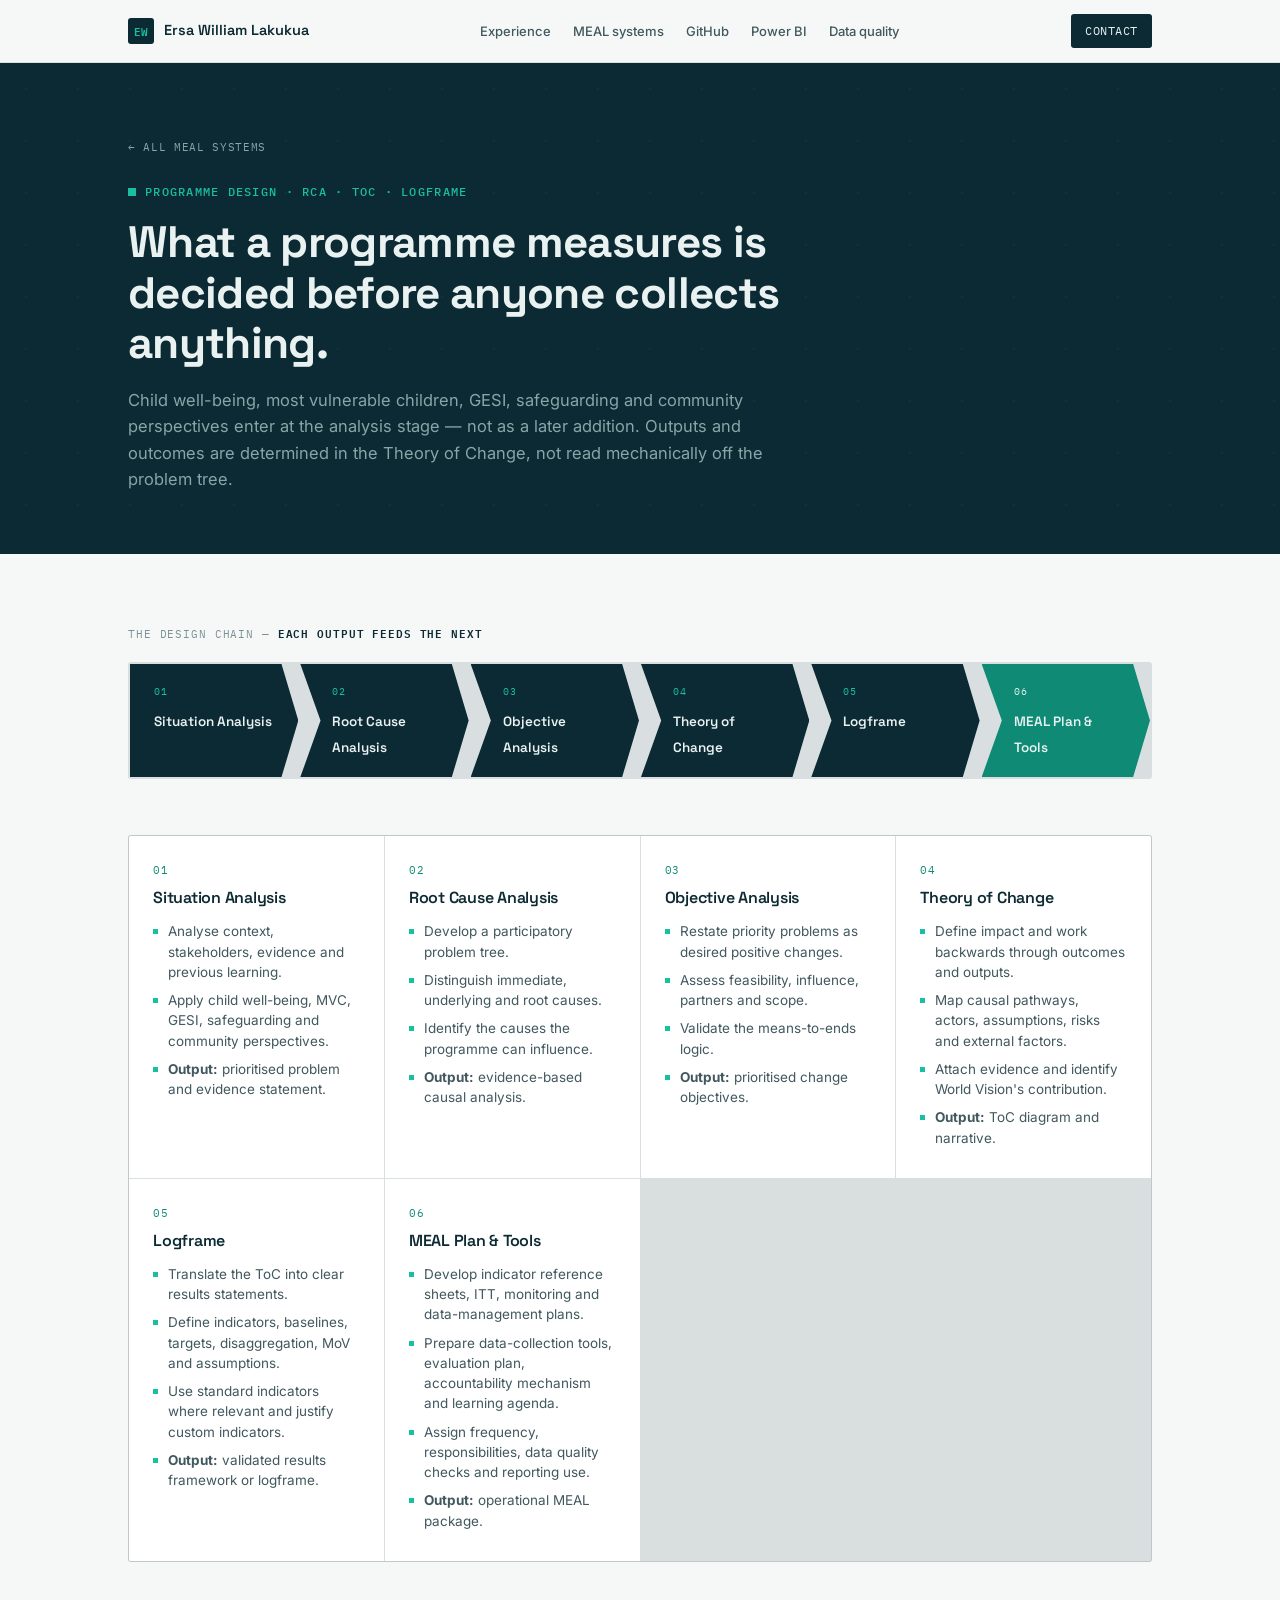
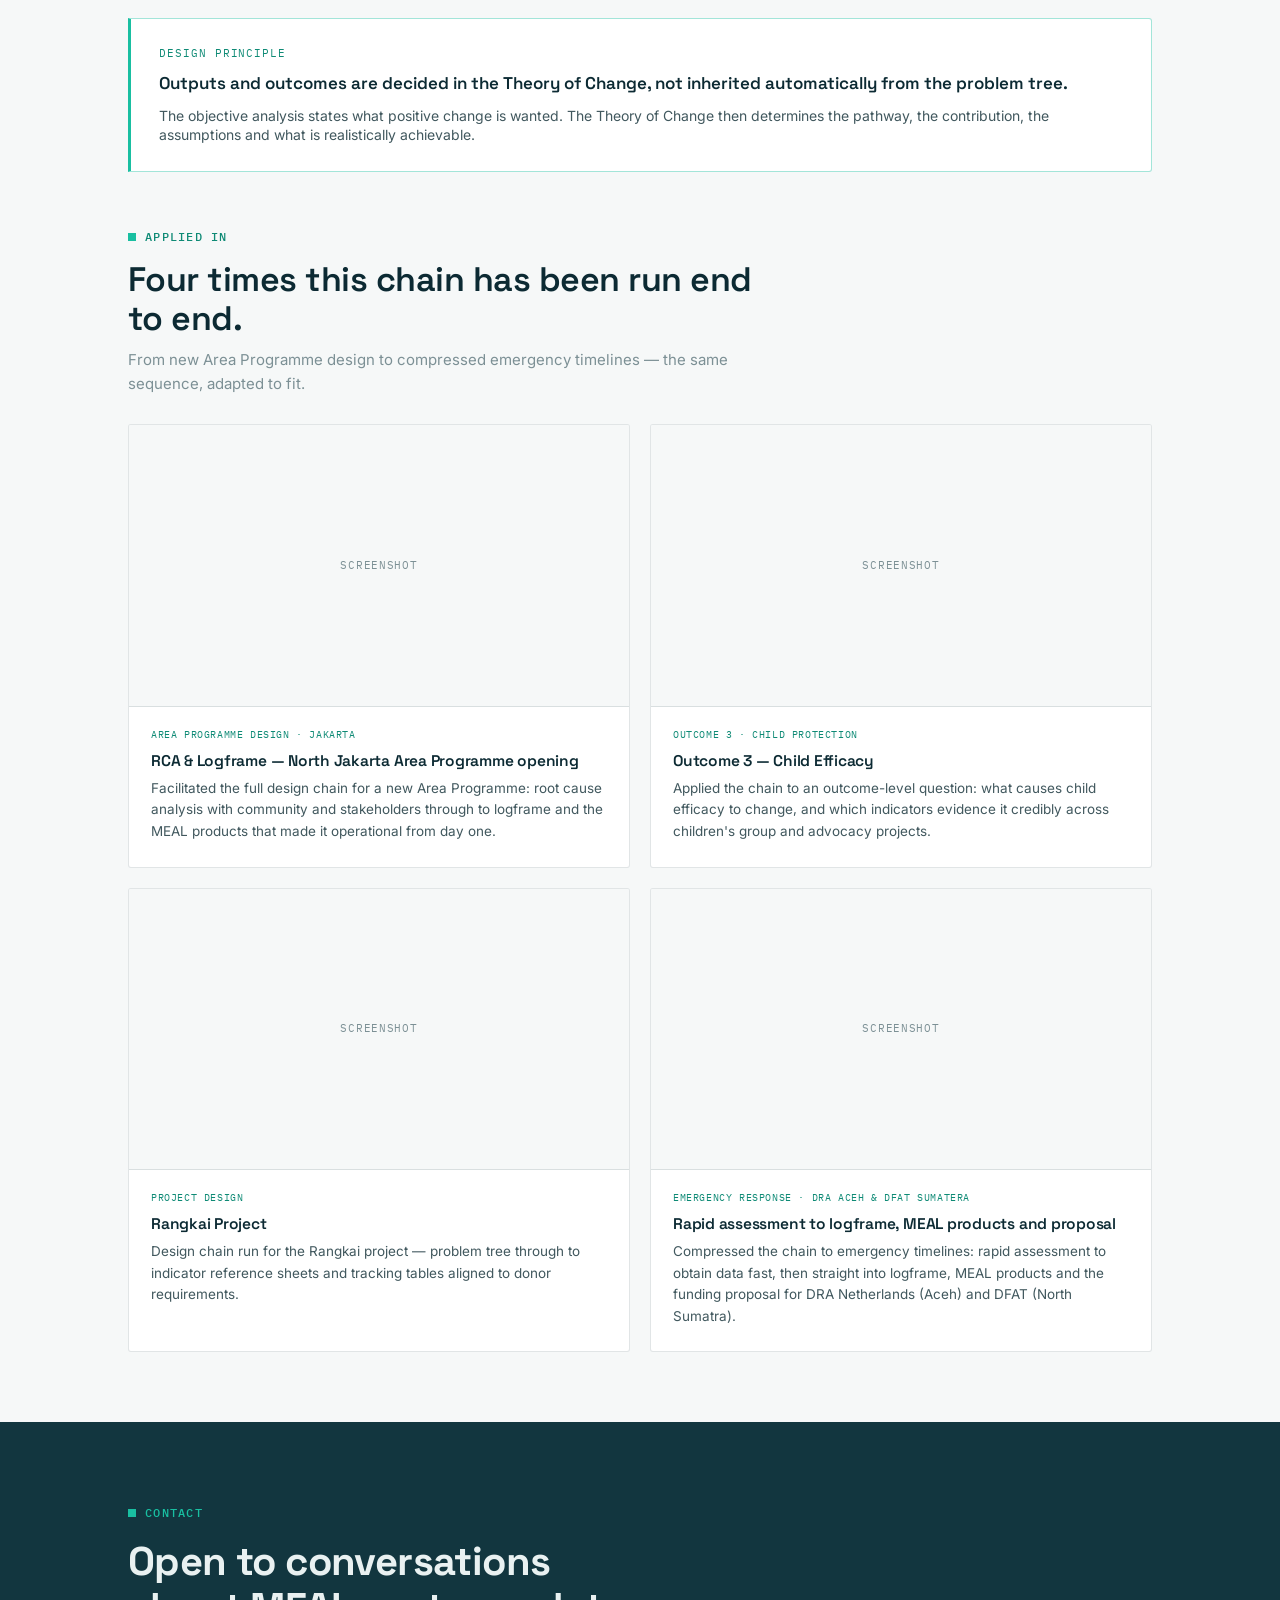
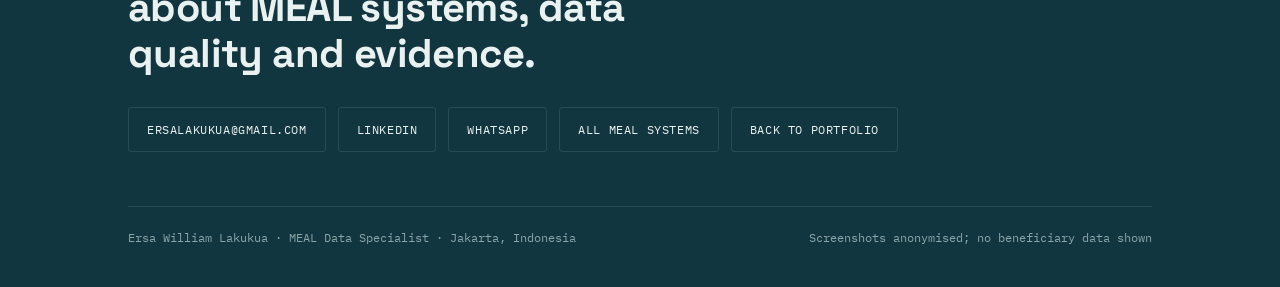
<file: flow-rca-toc-logframe.html>
<!DOCTYPE html>
<html lang="en">
<head>
<meta charset="UTF-8">
<meta name="viewport" content="width=device-width, initial-scale=1.0">
<title>Theory of Change to MEAL Products — Ersa William Lakukua</title>
<meta name="description" content="Programme design chain: situation analysis, root cause analysis, objective analysis, Theory of Change, logframe and MEAL plan and tools.">
<link rel="preconnect" href="https://fonts.googleapis.com">
<link rel="preconnect" href="https://fonts.gstatic.com" crossorigin>
<link href="https://fonts.googleapis.com/css2?family=Space+Grotesk:wght@400;500;600;700&family=Inter:wght@400;500;600&family=IBM+Plex+Mono:wght@400;500&display=swap" rel="stylesheet">
<link rel="stylesheet" href="styles.css">
</head>
<body>

<nav>
  <div class="wrap">
    <div class="brand"><span class="brand-mark">EW</span> Ersa William Lakukua</div>
    <div class="nav-links">
      <a href="index.html#experience">Experience</a>
      <a href="index.html#systems">MEAL systems</a>
      <a href="index.html#github">GitHub</a>
      <a href="index.html#powerbi">Power BI</a>
      <a href="index.html#quality">Data quality</a>
    </div>
    <a class="nav-cta" href="index.html#contact">Contact</a>
  </div>
</nav>

<header class="subhero">
  <div class="wrap">
    <a class="back" href="index.html#systems">&larr; All MEAL systems</a>
    <div class="eyebrow">Programme Design &middot; RCA &middot; ToC &middot; Logframe</div>
    <h1>What a programme measures is decided before anyone collects anything.</h1>
    <p class="sub-lede">Child well-being, most vulnerable children, GESI, safeguarding and community perspectives enter at the analysis stage — not as a later addition. Outputs and outcomes are determined in the Theory of Change, not read mechanically off the problem tree.</p>

  </div>
</header>

<section class="sec compact">
  <div class="wrap">

    <p class="flowmap-label">The design chain &mdash; <strong>each output feeds the next</strong></p>
    <div class="flowmap">
      <div class="flow-item"><span class="fnum">01</span><span class="flabel">Situation Analysis</span></div>
      <div class="flow-item"><span class="fnum">02</span><span class="flabel">Root Cause Analysis</span></div>
      <div class="flow-item"><span class="fnum">03</span><span class="flabel">Objective Analysis</span></div>
      <div class="flow-item"><span class="fnum">04</span><span class="flabel">Theory of Change</span></div>
      <div class="flow-item"><span class="fnum">05</span><span class="flabel">Logframe</span></div>
      <div class="flow-item"><span class="fnum">06</span><span class="flabel">MEAL Plan &amp; Tools</span></div>
    </div>

    <div class="kgrid">
      <div class="kcard">
        <div class="kn">01</div>
        <h3>Situation Analysis</h3>
        <ul>
        <li>Analyse context, stakeholders, evidence and previous learning.</li>
        <li>Apply child well-being, MVC, GESI, safeguarding and community perspectives.</li>
        <li><strong>Output:</strong> prioritised problem and evidence statement.</li>
        </ul>
      </div>
      <div class="kcard">
        <div class="kn">02</div>
        <h3>Root Cause Analysis</h3>
        <ul>
        <li>Develop a participatory problem tree.</li>
        <li>Distinguish immediate, underlying and root causes.</li>
        <li>Identify the causes the programme can influence.</li>
        <li><strong>Output:</strong> evidence-based causal analysis.</li>
        </ul>
      </div>
      <div class="kcard">
        <div class="kn">03</div>
        <h3>Objective Analysis</h3>
        <ul>
        <li>Restate priority problems as desired positive changes.</li>
        <li>Assess feasibility, influence, partners and scope.</li>
        <li>Validate the means-to-ends logic.</li>
        <li><strong>Output:</strong> prioritised change objectives.</li>
        </ul>
      </div>
      <div class="kcard">
        <div class="kn">04</div>
        <h3>Theory of Change</h3>
        <ul>
        <li>Define impact and work backwards through outcomes and outputs.</li>
        <li>Map causal pathways, actors, assumptions, risks and external factors.</li>
        <li>Attach evidence and identify World Vision's contribution.</li>
        <li><strong>Output:</strong> ToC diagram and narrative.</li>
        </ul>
      </div>
      <div class="kcard">
        <div class="kn">05</div>
        <h3>Logframe</h3>
        <ul>
        <li>Translate the ToC into clear results statements.</li>
        <li>Define indicators, baselines, targets, disaggregation, MoV and assumptions.</li>
        <li>Use standard indicators where relevant and justify custom indicators.</li>
        <li><strong>Output:</strong> validated results framework or logframe.</li>
        </ul>
      </div>
      <div class="kcard">
        <div class="kn">06</div>
        <h3>MEAL Plan &amp; Tools</h3>
        <ul>
        <li>Develop indicator reference sheets, ITT, monitoring and data-management plans.</li>
        <li>Prepare data-collection tools, evaluation plan, accountability mechanism and learning agenda.</li>
        <li>Assign frequency, responsibilities, data quality checks and reporting use.</li>
        <li><strong>Output:</strong> operational MEAL package.</li>
        </ul>
      </div>
    </div>

    <div class="impact">
      <div class="ik">Design principle</div>
      <p>Outputs and outcomes are decided in the Theory of Change, not inherited automatically from the problem tree.</p>
      <p class="isub">The objective analysis states what positive change is wanted. The Theory of Change then determines the pathway, the contribution, the assumptions and what is realistically achievable.</p>
    </div>

    <div class="sec-head" style="margin:56px 0 28px;">
      <div class="eyebrow">Applied in</div>
      <h2>Four times this chain has been run end to end.</h2>
      <p>From new Area Programme design to compressed emergency timelines &mdash; the same sequence, adapted to fit.</p>
    </div>

    <div class="pgrid">
      <div class="pcard">
        <div class="pshot">
          <!-- <img src="shot-xx.png" alt=""> -->
          <span class="pph">Screenshot</span>
        </div>
        <div class="pbody">
          <div class="ptag">Area Programme design &middot; Jakarta</div>
          <h3>RCA &amp; Logframe — North Jakarta Area Programme opening</h3>
          <p>Facilitated the full design chain for a new Area Programme: root cause analysis with community and stakeholders through to logframe and the MEAL products that made it operational from day one.</p>
        </div>
      </div>
      <div class="pcard">
        <div class="pshot">
          <!-- <img src="shot-xx.png" alt=""> -->
          <span class="pph">Screenshot</span>
        </div>
        <div class="pbody">
          <div class="ptag">Outcome 3 &middot; Child Protection</div>
          <h3>Outcome 3 — Child Efficacy</h3>
          <p>Applied the chain to an outcome-level question: what causes child efficacy to change, and which indicators evidence it credibly across children's group and advocacy projects.</p>
        </div>
      </div>
      <div class="pcard">
        <div class="pshot">
          <!-- <img src="shot-xx.png" alt=""> -->
          <span class="pph">Screenshot</span>
        </div>
        <div class="pbody">
          <div class="ptag">Project design</div>
          <h3>Rangkai Project</h3>
          <p>Design chain run for the Rangkai project — problem tree through to indicator reference sheets and tracking tables aligned to donor requirements.</p>
        </div>
      </div>
      <div class="pcard">
        <div class="pshot">
          <!-- <img src="shot-xx.png" alt=""> -->
          <span class="pph">Screenshot</span>
        </div>
        <div class="pbody">
          <div class="ptag">Emergency response &middot; DRA Aceh &amp; DFAT Sumatera</div>
          <h3>Rapid assessment to logframe, MEAL products and proposal</h3>
          <p>Compressed the chain to emergency timelines: rapid assessment to obtain data fast, then straight into logframe, MEAL products and the funding proposal for DRA Netherlands (Aceh) and DFAT (North Sumatra).</p>
        </div>
      </div>
    </div>

  </div>
</section>

<footer>
  <div class="wrap">
    <div class="eyebrow">Contact</div>
    <h2>Open to conversations about MEAL systems, data quality and evidence.</h2>
    <div class="clinks">
      <a href="mailto:ersalakukua@gmail.com">ersalakukua@gmail.com</a>
      <a href="https://linkedin.com/in/ersa-lakukua" target="_blank" rel="noopener">LinkedIn</a>
      <a href="https://wa.me/6285236074563?text=Hi%20Ersa%2C%20I%20found%20your%20portfolio%20and%20wanted%20to%20say%20hello!" target="_blank" rel="noopener">WhatsApp</a>
      <a href="index.html#systems">All MEAL systems</a>
      <a href="index.html">Back to portfolio</a>
    </div>
    <div class="fine">
      <span>Ersa William Lakukua &middot; MEAL Data Specialist &middot; Jakarta, Indonesia</span>
      <span>Screenshots anonymised; no beneficiary data shown</span>
    </div>
  </div>
</footer>

</body>
</html>
</file>
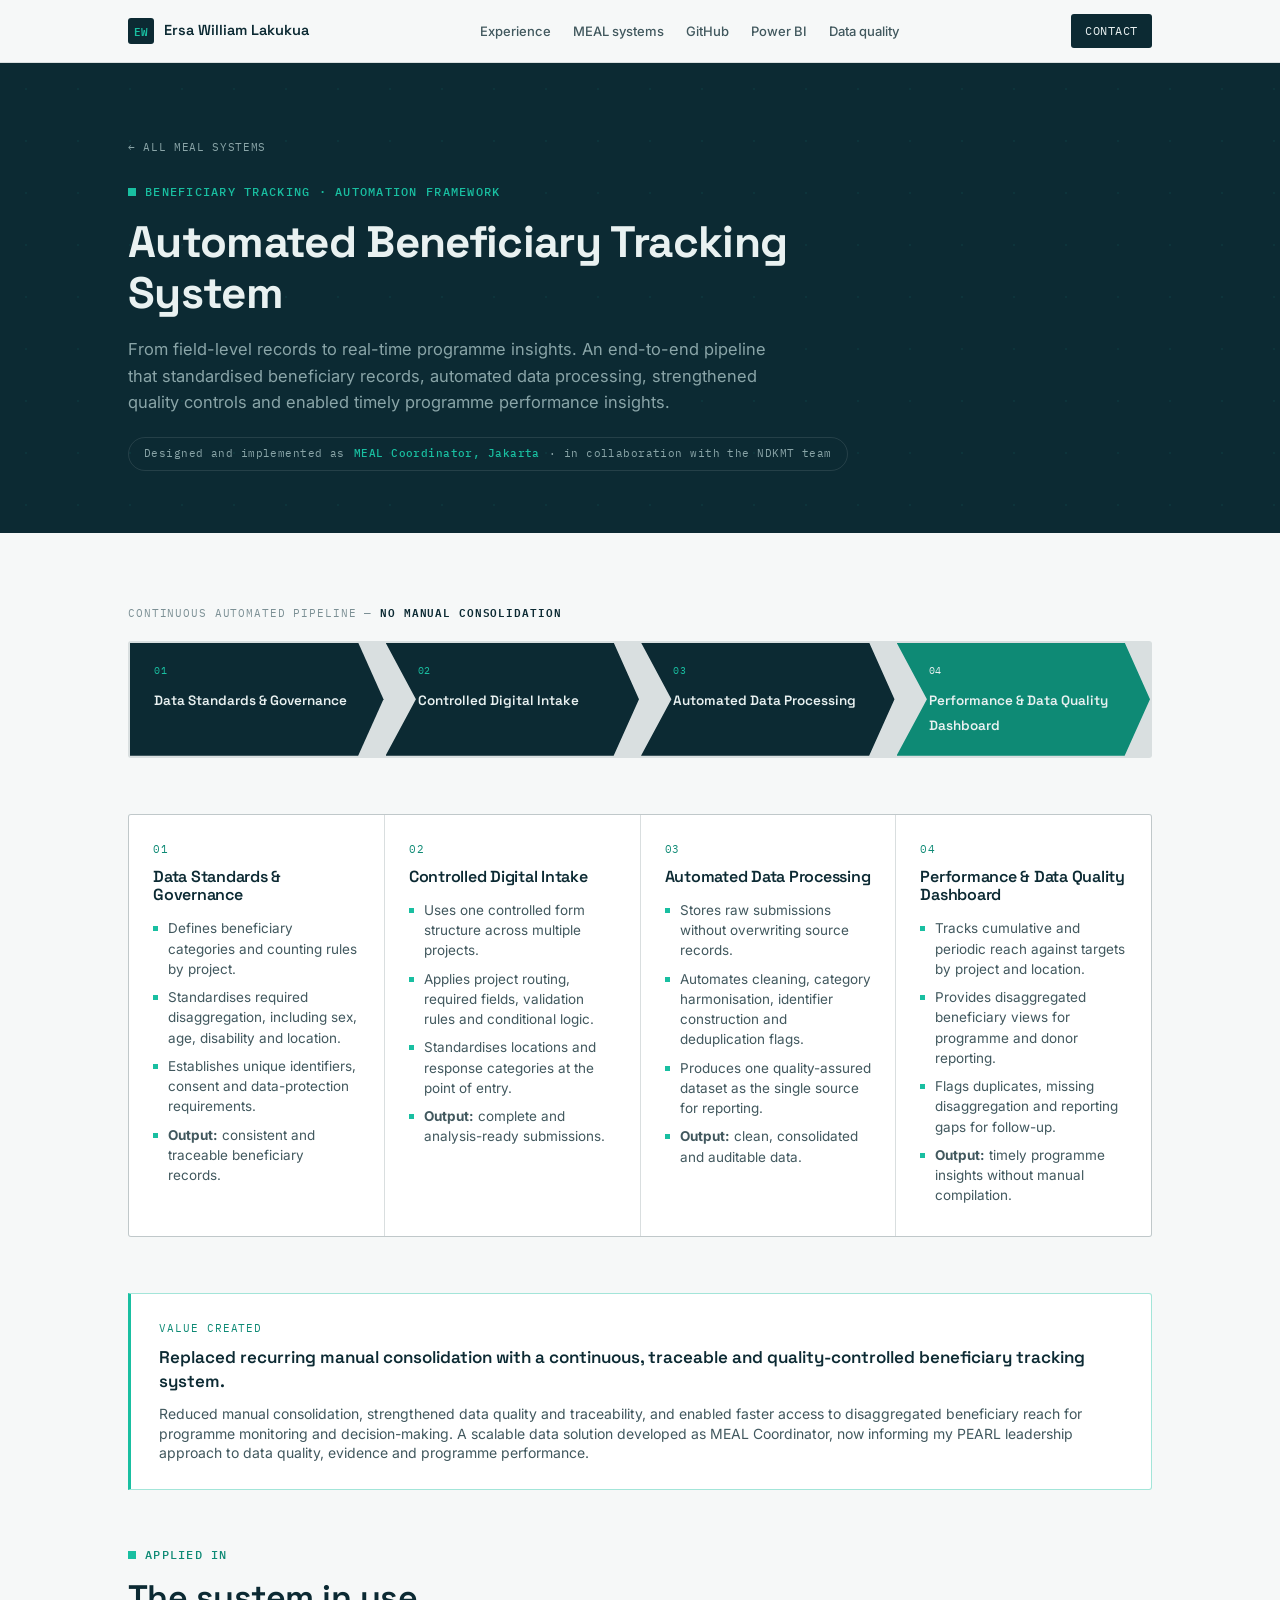
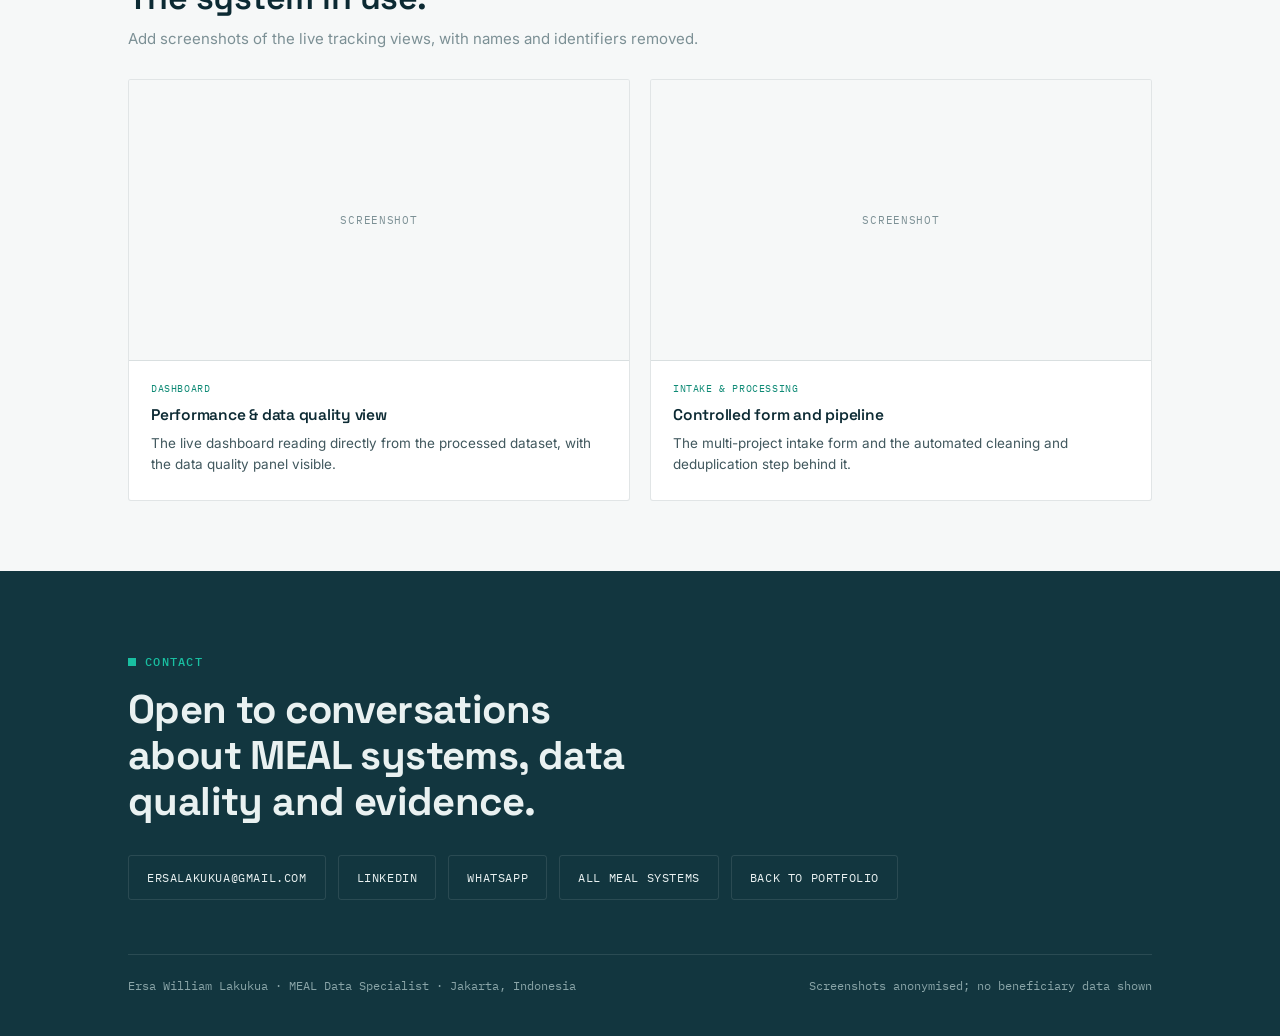
<file: system-beneficiaries-tracking.html>
<!DOCTYPE html>
<html lang="en">
<head>
<meta charset="UTF-8">
<meta name="viewport" content="width=device-width, initial-scale=1.0">
<title>Automated Beneficiary Tracking System — Ersa William Lakukua</title>
<meta name="description" content="An end-to-end pipeline from standardised beneficiary records to quality-assured programme dashboards.">
<link rel="preconnect" href="https://fonts.googleapis.com">
<link rel="preconnect" href="https://fonts.gstatic.com" crossorigin>
<link href="https://fonts.googleapis.com/css2?family=Space+Grotesk:wght@400;500;600;700&family=Inter:wght@400;500;600&family=IBM+Plex+Mono:wght@400;500&display=swap" rel="stylesheet">
<link rel="stylesheet" href="styles.css">
</head>
<body>

<nav>
  <div class="wrap">
    <div class="brand"><span class="brand-mark">EW</span> Ersa William Lakukua</div>
    <div class="nav-links">
      <a href="index.html#experience">Experience</a>
      <a href="index.html#systems">MEAL systems</a>
      <a href="index.html#github">GitHub</a>
      <a href="index.html#powerbi">Power BI</a>
      <a href="index.html#quality">Data quality</a>
    </div>
    <a class="nav-cta" href="index.html#contact">Contact</a>
  </div>
</nav>

<header class="subhero">
  <div class="wrap">
    <a class="back" href="index.html#systems">&larr; All MEAL systems</a>
    <div class="eyebrow">Beneficiary Tracking &middot; Automation Framework</div>
    <h1>Automated Beneficiary Tracking System</h1>
    <p class="sub-lede">From field-level records to real-time programme insights. An end-to-end pipeline that standardised beneficiary records, automated data processing, strengthened quality controls and enabled timely programme performance insights.</p>
    <div class="role-note">Designed and implemented as <b>MEAL Coordinator, Jakarta</b> &middot; in collaboration with the NDKMT team</div>
  </div>
</header>

<section class="sec compact">
  <div class="wrap">

    <p class="flowmap-label">Continuous automated pipeline &mdash; <strong>no manual consolidation</strong></p>
    <div class="flowmap">
      <div class="flow-item"><span class="fnum">01</span><span class="flabel">Data Standards &amp; Governance</span></div>
      <div class="flow-item"><span class="fnum">02</span><span class="flabel">Controlled Digital Intake</span></div>
      <div class="flow-item"><span class="fnum">03</span><span class="flabel">Automated Data Processing</span></div>
      <div class="flow-item"><span class="fnum">04</span><span class="flabel">Performance &amp; Data Quality Dashboard</span></div>
    </div>

    <div class="kgrid">
      <div class="kcard">
        <div class="kn">01</div>
        <h3>Data Standards &amp; Governance</h3>
        <ul>
        <li>Defines beneficiary categories and counting rules by project.</li>
        <li>Standardises required disaggregation, including sex, age, disability and location.</li>
        <li>Establishes unique identifiers, consent and data-protection requirements.</li>
        <li><strong>Output:</strong> consistent and traceable beneficiary records.</li>
        </ul>
      </div>
      <div class="kcard">
        <div class="kn">02</div>
        <h3>Controlled Digital Intake</h3>
        <ul>
        <li>Uses one controlled form structure across multiple projects.</li>
        <li>Applies project routing, required fields, validation rules and conditional logic.</li>
        <li>Standardises locations and response categories at the point of entry.</li>
        <li><strong>Output:</strong> complete and analysis-ready submissions.</li>
        </ul>
      </div>
      <div class="kcard">
        <div class="kn">03</div>
        <h3>Automated Data Processing</h3>
        <ul>
        <li>Stores raw submissions without overwriting source records.</li>
        <li>Automates cleaning, category harmonisation, identifier construction and deduplication flags.</li>
        <li>Produces one quality-assured dataset as the single source for reporting.</li>
        <li><strong>Output:</strong> clean, consolidated and auditable data.</li>
        </ul>
      </div>
      <div class="kcard">
        <div class="kn">04</div>
        <h3>Performance &amp; Data Quality Dashboard</h3>
        <ul>
        <li>Tracks cumulative and periodic reach against targets by project and location.</li>
        <li>Provides disaggregated beneficiary views for programme and donor reporting.</li>
        <li>Flags duplicates, missing disaggregation and reporting gaps for follow-up.</li>
        <li><strong>Output:</strong> timely programme insights without manual compilation.</li>
        </ul>
      </div>
    </div>

    <div class="impact">
      <div class="ik">Value created</div>
      <p>Replaced recurring manual consolidation with a continuous, traceable and quality-controlled beneficiary tracking system.</p>
      <p class="isub">Reduced manual consolidation, strengthened data quality and traceability, and enabled faster access to disaggregated beneficiary reach for programme monitoring and decision-making. A scalable data solution developed as MEAL Coordinator, now informing my PEARL leadership approach to data quality, evidence and programme performance.</p>
    </div>

    <div class="sec-head" style="margin:56px 0 28px;">
      <div class="eyebrow">Applied in</div>
      <h2>The system in use.</h2>
      <p>Add screenshots of the live tracking views, with names and identifiers removed.</p>
    </div>

    <div class="pgrid">
      <div class="pcard">
        <div class="pshot">
          <!-- <img src="shot-xx.png" alt=""> -->
          <span class="pph">Screenshot</span>
        </div>
        <div class="pbody">
          <div class="ptag">Dashboard</div>
          <h3>Performance &amp; data quality view</h3>
          <p>The live dashboard reading directly from the processed dataset, with the data quality panel visible.</p>
        </div>
      </div>
      <div class="pcard">
        <div class="pshot">
          <!-- <img src="shot-xx.png" alt=""> -->
          <span class="pph">Screenshot</span>
        </div>
        <div class="pbody">
          <div class="ptag">Intake &amp; processing</div>
          <h3>Controlled form and pipeline</h3>
          <p>The multi-project intake form and the automated cleaning and deduplication step behind it.</p>
        </div>
      </div>
    </div>

  </div>
</section>

<footer>
  <div class="wrap">
    <div class="eyebrow">Contact</div>
    <h2>Open to conversations about MEAL systems, data quality and evidence.</h2>
    <div class="clinks">
      <a href="mailto:ersalakukua@gmail.com">ersalakukua@gmail.com</a>
      <a href="https://linkedin.com/in/ersa-lakukua" target="_blank" rel="noopener">LinkedIn</a>
      <a href="https://wa.me/6285236074563?text=Hi%20Ersa%2C%20I%20found%20your%20portfolio%20and%20wanted%20to%20say%20hello!" target="_blank" rel="noopener">WhatsApp</a>
      <a href="index.html#systems">All MEAL systems</a>
      <a href="index.html">Back to portfolio</a>
    </div>
    <div class="fine">
      <span>Ersa William Lakukua &middot; MEAL Data Specialist &middot; Jakarta, Indonesia</span>
      <span>Screenshots anonymised; no beneficiary data shown</span>
    </div>
  </div>
</footer>

</body>
</html>
</file>
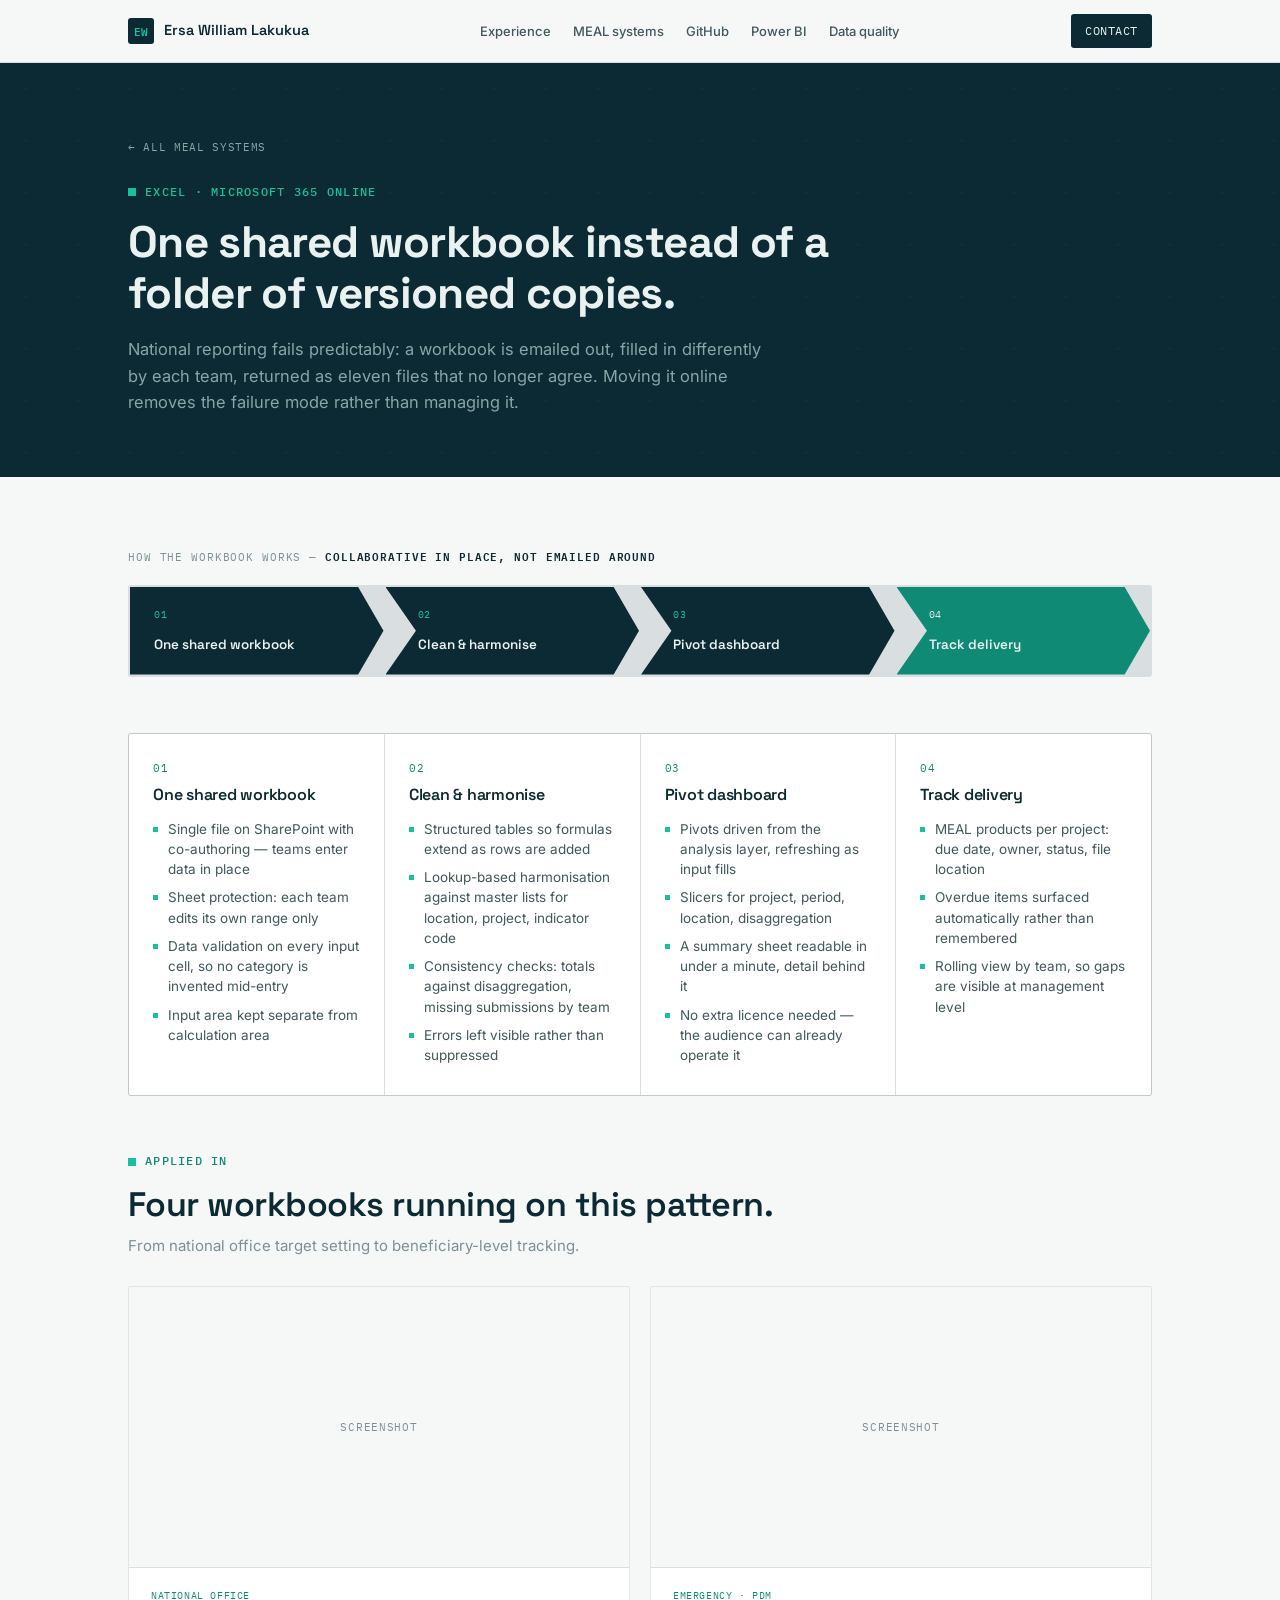
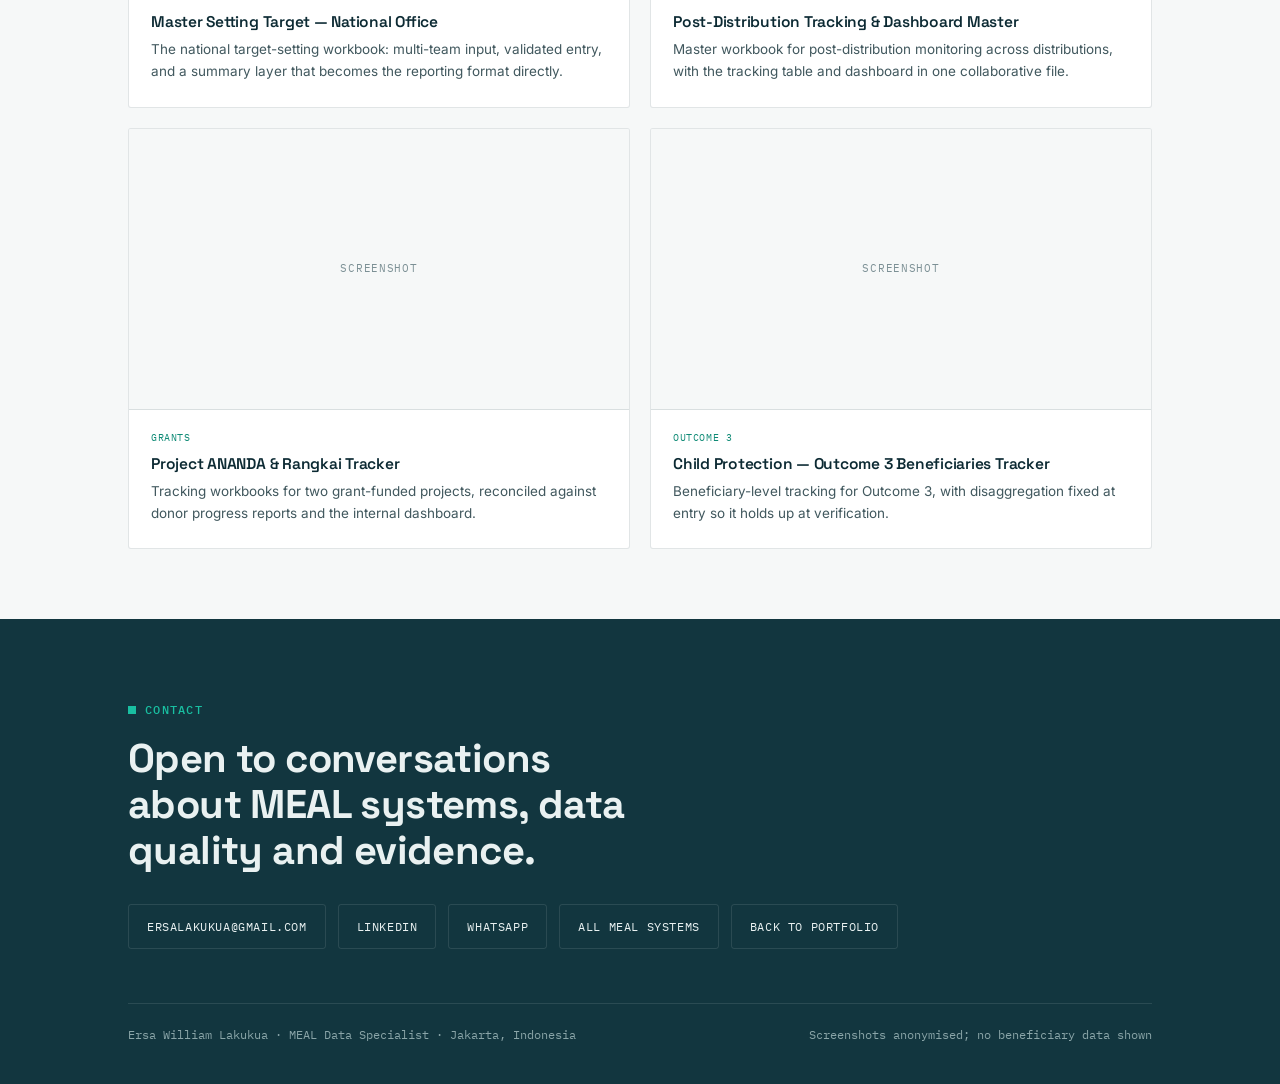
<file: system-excel-national.html>
<!DOCTYPE html>
<html lang="en">
<head>
<meta charset="UTF-8">
<meta name="viewport" content="width=device-width, initial-scale=1.0">
<title>National project dashboard & MEAL product tracking — Ersa William Lakukua</title>
<meta name="description" content="Excel on Microsoft 365 for national project dashboards, tracking tables and MEAL product delivery.">
<link rel="preconnect" href="https://fonts.googleapis.com">
<link rel="preconnect" href="https://fonts.gstatic.com" crossorigin>
<link href="https://fonts.googleapis.com/css2?family=Space+Grotesk:wght@400;500;600;700&family=Inter:wght@400;500;600&family=IBM+Plex+Mono:wght@400;500&display=swap" rel="stylesheet">
<link rel="stylesheet" href="styles.css">
</head>
<body>

<nav>
  <div class="wrap">
    <div class="brand"><span class="brand-mark">EW</span> Ersa William Lakukua</div>
    <div class="nav-links">
      <a href="index.html#experience">Experience</a>
      <a href="index.html#systems">MEAL systems</a>
      <a href="index.html#github">GitHub</a>
      <a href="index.html#powerbi">Power BI</a>
      <a href="index.html#quality">Data quality</a>
    </div>
    <a class="nav-cta" href="index.html#contact">Contact</a>
  </div>
</nav>

<header class="subhero">
  <div class="wrap">
    <a class="back" href="index.html#systems">&larr; All MEAL systems</a>
    <div class="eyebrow">Excel &middot; Microsoft 365 Online</div>
    <h1>One shared workbook instead of a folder of versioned copies.</h1>
    <p class="sub-lede">National reporting fails predictably: a workbook is emailed out, filled in differently by each team, returned as eleven files that no longer agree. Moving it online removes the failure mode rather than managing it.</p>
  </div>
</header>

<section class="sec compact">
  <div class="wrap">

    <p class="flowmap-label">How the workbook works &mdash; <strong>collaborative in place, not emailed around</strong></p>
    <div class="flowmap">
      <div class="flow-item"><span class="fnum">01</span><span class="flabel">One shared workbook</span></div>
      <div class="flow-item"><span class="fnum">02</span><span class="flabel">Clean &amp; harmonise</span></div>
      <div class="flow-item"><span class="fnum">03</span><span class="flabel">Pivot dashboard</span></div>
      <div class="flow-item"><span class="fnum">04</span><span class="flabel">Track delivery</span></div>
    </div>

    <div class="kgrid">
      <div class="kcard">
        <div class="kn">01</div>
        <h3>One shared workbook</h3>
        <ul>
        <li>Single file on SharePoint with co-authoring &mdash; teams enter data in place</li>
        <li>Sheet protection: each team edits its own range only</li>
        <li>Data validation on every input cell, so no category is invented mid-entry</li>
        <li>Input area kept separate from calculation area</li>
        </ul>
      </div>
      <div class="kcard">
        <div class="kn">02</div>
        <h3>Clean &amp; harmonise</h3>
        <ul>
        <li>Structured tables so formulas extend as rows are added</li>
        <li>Lookup-based harmonisation against master lists for location, project, indicator code</li>
        <li>Consistency checks: totals against disaggregation, missing submissions by team</li>
        <li>Errors left visible rather than suppressed</li>
        </ul>
      </div>
      <div class="kcard">
        <div class="kn">03</div>
        <h3>Pivot dashboard</h3>
        <ul>
        <li>Pivots driven from the analysis layer, refreshing as input fills</li>
        <li>Slicers for project, period, location, disaggregation</li>
        <li>A summary sheet readable in under a minute, detail behind it</li>
        <li>No extra licence needed &mdash; the audience can already operate it</li>
        </ul>
      </div>
      <div class="kcard">
        <div class="kn">04</div>
        <h3>Track delivery</h3>
        <ul>
        <li>MEAL products per project: due date, owner, status, file location</li>
        <li>Overdue items surfaced automatically rather than remembered</li>
        <li>Rolling view by team, so gaps are visible at management level</li>
        </ul>
      </div>
    </div>

    <div class="sec-head" style="margin-bottom:28px;">
      <div class="eyebrow">Applied in</div>
      <h2>Four workbooks running on this pattern.</h2>
      <p>From national office target setting to beneficiary-level tracking.</p>
    </div>

    <div class="pgrid">
      <div class="pcard">
        <div class="pshot">
          <!-- <img src="shot-xx.png" alt=""> -->
          <span class="pph">Screenshot</span>
        </div>
        <div class="pbody">
          <div class="ptag">National office</div>
          <h3>Master Setting Target — National Office</h3>
          <p>The national target-setting workbook: multi-team input, validated entry, and a summary layer that becomes the reporting format directly.</p>
        </div>
      </div>
      <div class="pcard">
        <div class="pshot">
          <!-- <img src="shot-xx.png" alt=""> -->
          <span class="pph">Screenshot</span>
        </div>
        <div class="pbody">
          <div class="ptag">Emergency &middot; PDM</div>
          <h3>Post-Distribution Tracking &amp; Dashboard Master</h3>
          <p>Master workbook for post-distribution monitoring across distributions, with the tracking table and dashboard in one collaborative file.</p>
        </div>
      </div>
      <div class="pcard">
        <div class="pshot">
          <!-- <img src="shot-xx.png" alt=""> -->
          <span class="pph">Screenshot</span>
        </div>
        <div class="pbody">
          <div class="ptag">Grants</div>
          <h3>Project ANANDA &amp; Rangkai Tracker</h3>
          <p>Tracking workbooks for two grant-funded projects, reconciled against donor progress reports and the internal dashboard.</p>
        </div>
      </div>
      <div class="pcard">
        <div class="pshot">
          <!-- <img src="shot-xx.png" alt=""> -->
          <span class="pph">Screenshot</span>
        </div>
        <div class="pbody">
          <div class="ptag">Outcome 3</div>
          <h3>Child Protection — Outcome 3 Beneficiaries Tracker</h3>
          <p>Beneficiary-level tracking for Outcome 3, with disaggregation fixed at entry so it holds up at verification.</p>
        </div>
      </div>
    </div>

  </div>
</section>

<footer>
  <div class="wrap">
    <div class="eyebrow">Contact</div>
    <h2>Open to conversations about MEAL systems, data quality and evidence.</h2>
    <div class="clinks">
      <a href="mailto:ersalakukua@gmail.com">ersalakukua@gmail.com</a>
      <a href="https://linkedin.com/in/ersa-lakukua" target="_blank" rel="noopener">LinkedIn</a>
      <a href="https://wa.me/6285236074563?text=Hi%20Ersa%2C%20I%20found%20your%20portfolio%20and%20wanted%20to%20say%20hello!" target="_blank" rel="noopener">WhatsApp</a>
      <a href="index.html#systems">All MEAL systems</a>
      <a href="index.html">Back to portfolio</a>
    </div>
    <div class="fine">
      <span>Ersa William Lakukua &middot; MEAL Data Specialist &middot; Jakarta, Indonesia</span>
      <span>Screenshots anonymised; no beneficiary data shown</span>
    </div>
  </div>
</footer>

</body>
</html>
</file>
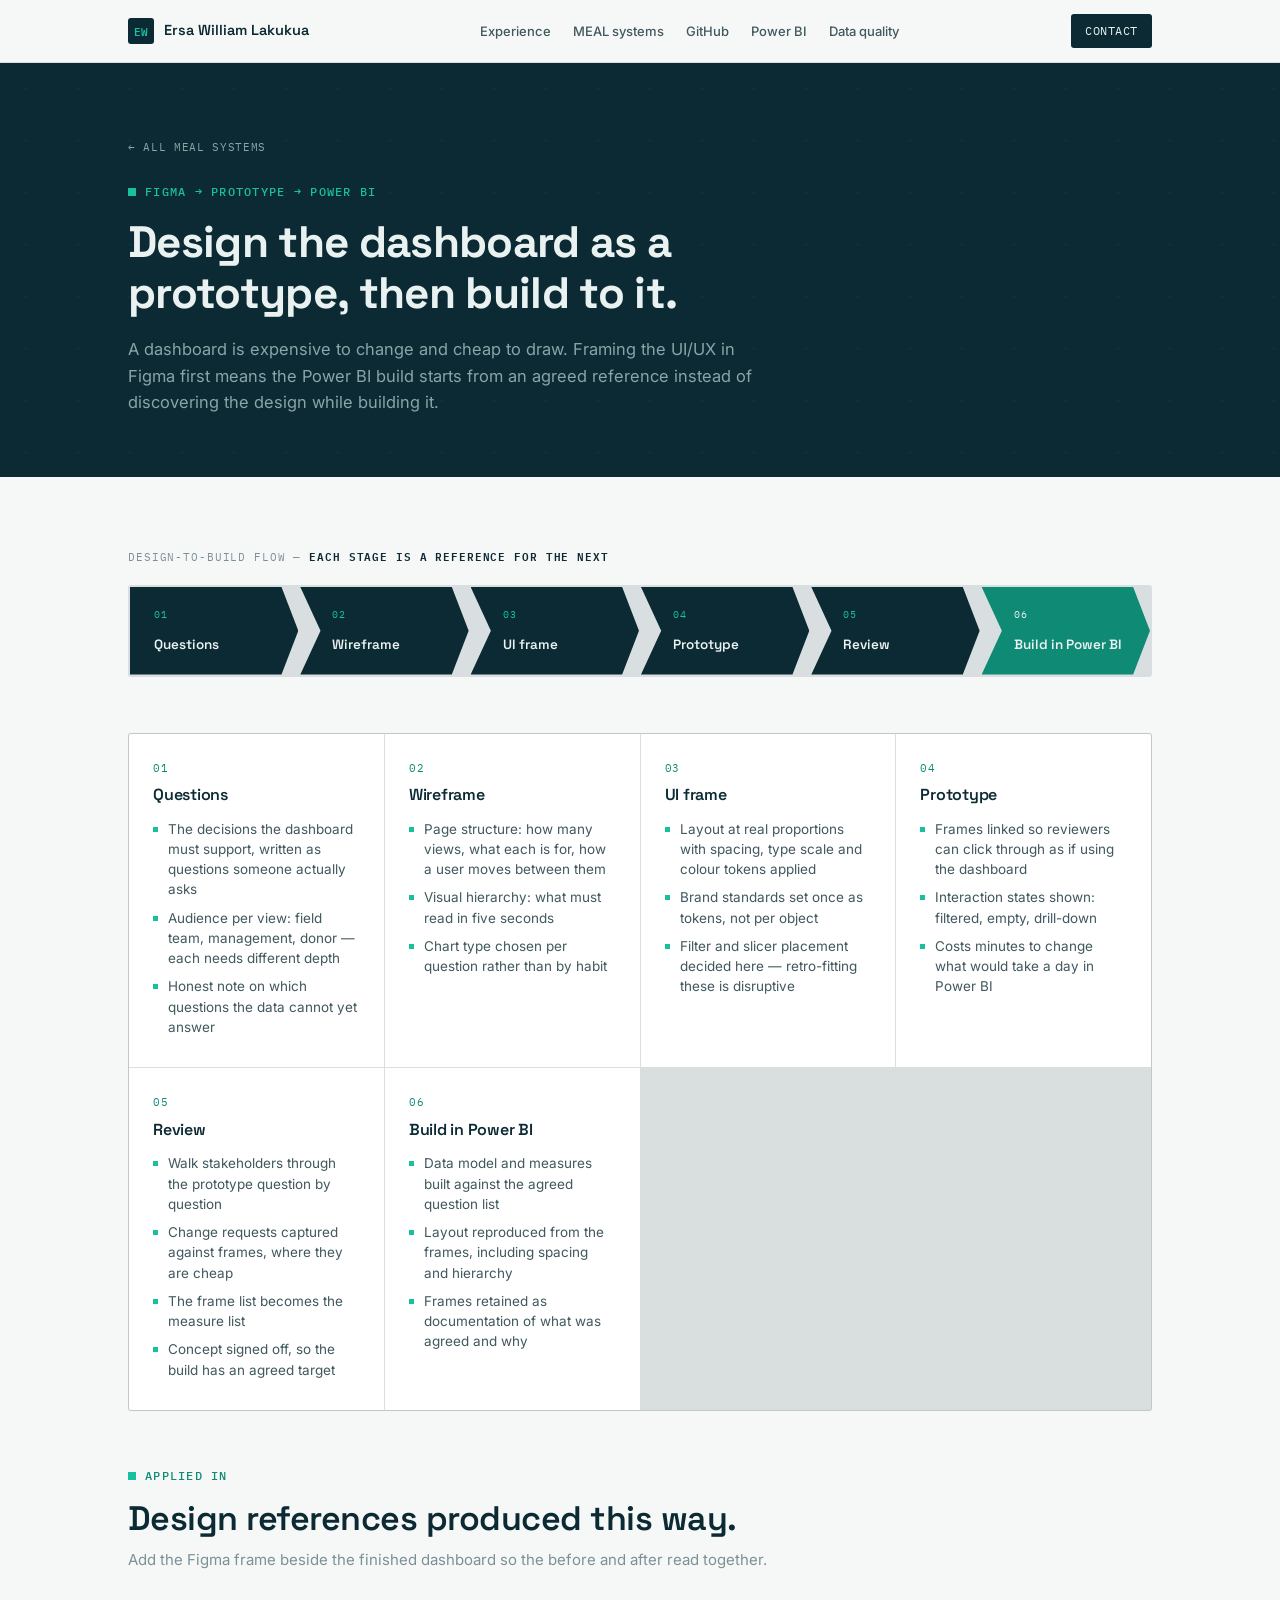
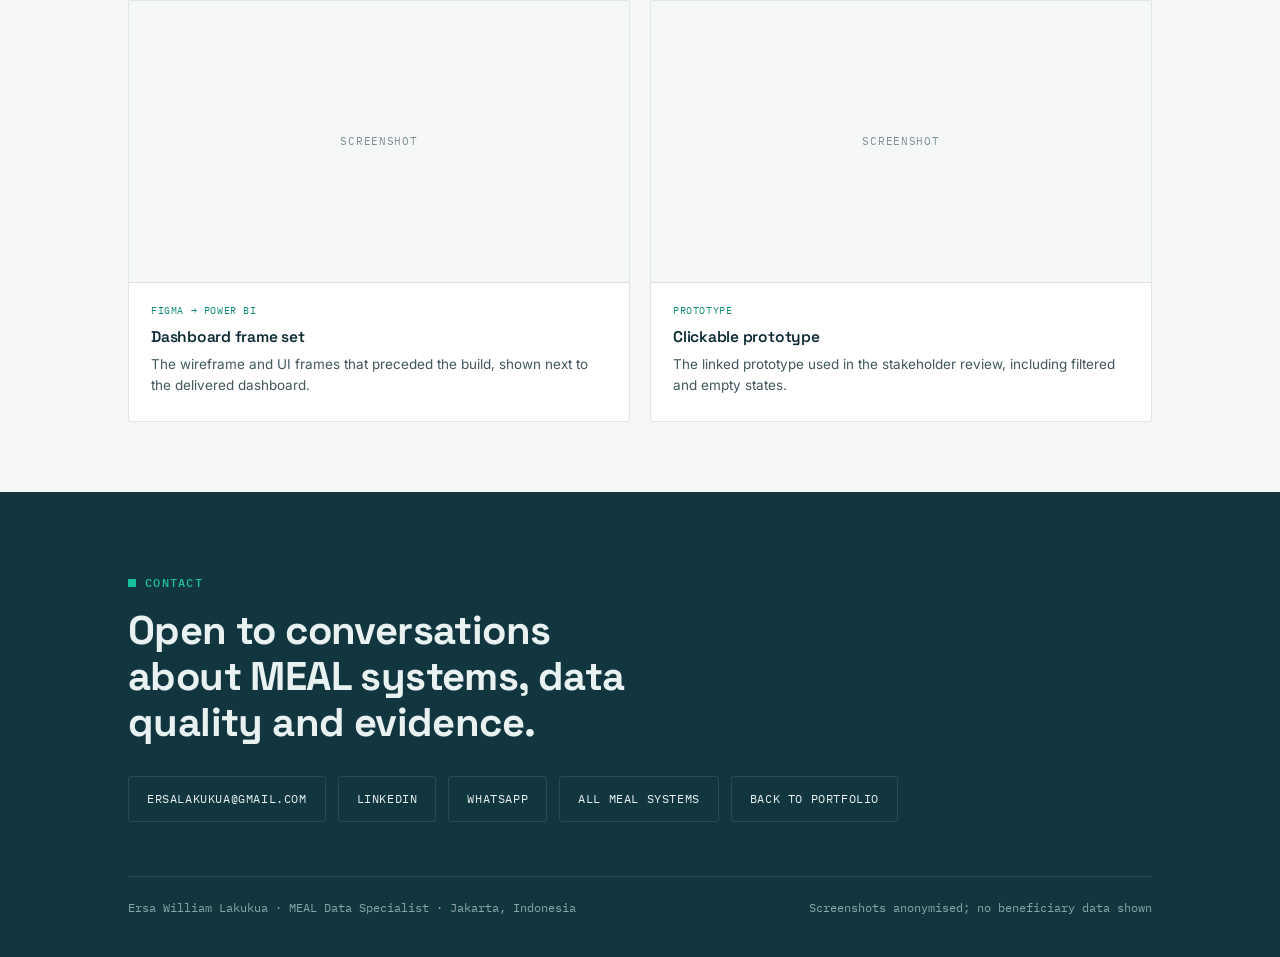
<file: system-figma-powerbi.html>
<!DOCTYPE html>
<html lang="en">
<head>
<meta charset="UTF-8">
<meta name="viewport" content="width=device-width, initial-scale=1.0">
<title>UI/UX frame and prototype before dashboard build — Ersa William Lakukua</title>
<meta name="description" content="Designing dashboard frames and prototypes in Figma as the reference for building in Power BI.">
<link rel="preconnect" href="https://fonts.googleapis.com">
<link rel="preconnect" href="https://fonts.gstatic.com" crossorigin>
<link href="https://fonts.googleapis.com/css2?family=Space+Grotesk:wght@400;500;600;700&family=Inter:wght@400;500;600&family=IBM+Plex+Mono:wght@400;500&display=swap" rel="stylesheet">
<link rel="stylesheet" href="styles.css">
</head>
<body>

<nav>
  <div class="wrap">
    <div class="brand"><span class="brand-mark">EW</span> Ersa William Lakukua</div>
    <div class="nav-links">
      <a href="index.html#experience">Experience</a>
      <a href="index.html#systems">MEAL systems</a>
      <a href="index.html#github">GitHub</a>
      <a href="index.html#powerbi">Power BI</a>
      <a href="index.html#quality">Data quality</a>
    </div>
    <a class="nav-cta" href="index.html#contact">Contact</a>
  </div>
</nav>

<header class="subhero">
  <div class="wrap">
    <a class="back" href="index.html#systems">&larr; All MEAL systems</a>
    <div class="eyebrow">Figma &rarr; Prototype &rarr; Power BI</div>
    <h1>Design the dashboard as a prototype, then build to it.</h1>
    <p class="sub-lede">A dashboard is expensive to change and cheap to draw. Framing the UI/UX in Figma first means the Power BI build starts from an agreed reference instead of discovering the design while building it.</p>
  </div>
</header>

<section class="sec compact">
  <div class="wrap">

    <p class="flowmap-label">Design-to-build flow &mdash; <strong>each stage is a reference for the next</strong></p>
    <div class="flowmap">
      <div class="flow-item"><span class="fnum">01</span><span class="flabel">Questions</span></div>
      <div class="flow-item"><span class="fnum">02</span><span class="flabel">Wireframe</span></div>
      <div class="flow-item"><span class="fnum">03</span><span class="flabel">UI frame</span></div>
      <div class="flow-item"><span class="fnum">04</span><span class="flabel">Prototype</span></div>
      <div class="flow-item"><span class="fnum">05</span><span class="flabel">Review</span></div>
      <div class="flow-item"><span class="fnum">06</span><span class="flabel">Build in Power BI</span></div>
    </div>

    <div class="kgrid">
      <div class="kcard">
        <div class="kn">01</div>
        <h3>Questions</h3>
        <ul>
        <li>The decisions the dashboard must support, written as questions someone actually asks</li>
        <li>Audience per view: field team, management, donor &mdash; each needs different depth</li>
        <li>Honest note on which questions the data cannot yet answer</li>
        </ul>
      </div>
      <div class="kcard">
        <div class="kn">02</div>
        <h3>Wireframe</h3>
        <ul>
        <li>Page structure: how many views, what each is for, how a user moves between them</li>
        <li>Visual hierarchy: what must read in five seconds</li>
        <li>Chart type chosen per question rather than by habit</li>
        </ul>
      </div>
      <div class="kcard">
        <div class="kn">03</div>
        <h3>UI frame</h3>
        <ul>
        <li>Layout at real proportions with spacing, type scale and colour tokens applied</li>
        <li>Brand standards set once as tokens, not per object</li>
        <li>Filter and slicer placement decided here &mdash; retro-fitting these is disruptive</li>
        </ul>
      </div>
      <div class="kcard">
        <div class="kn">04</div>
        <h3>Prototype</h3>
        <ul>
        <li>Frames linked so reviewers can click through as if using the dashboard</li>
        <li>Interaction states shown: filtered, empty, drill-down</li>
        <li>Costs minutes to change what would take a day in Power BI</li>
        </ul>
      </div>
      <div class="kcard">
        <div class="kn">05</div>
        <h3>Review</h3>
        <ul>
        <li>Walk stakeholders through the prototype question by question</li>
        <li>Change requests captured against frames, where they are cheap</li>
        <li>The frame list becomes the measure list</li>
        <li>Concept signed off, so the build has an agreed target</li>
        </ul>
      </div>
      <div class="kcard">
        <div class="kn">06</div>
        <h3>Build in Power BI</h3>
        <ul>
        <li>Data model and measures built against the agreed question list</li>
        <li>Layout reproduced from the frames, including spacing and hierarchy</li>
        <li>Frames retained as documentation of what was agreed and why</li>
        </ul>
      </div>
    </div>

    <div class="sec-head" style="margin-bottom:28px;">
      <div class="eyebrow">Applied in</div>
      <h2>Design references produced this way.</h2>
      <p>Add the Figma frame beside the finished dashboard so the before and after read together.</p>
    </div>

    <div class="pgrid">
      <div class="pcard">
        <div class="pshot">
          <!-- <img src="shot-xx.png" alt=""> -->
          <span class="pph">Screenshot</span>
        </div>
        <div class="pbody">
          <div class="ptag">Figma &rarr; Power BI</div>
          <h3>Dashboard frame set</h3>
          <p>The wireframe and UI frames that preceded the build, shown next to the delivered dashboard.</p>
        </div>
      </div>
      <div class="pcard">
        <div class="pshot">
          <!-- <img src="shot-xx.png" alt=""> -->
          <span class="pph">Screenshot</span>
        </div>
        <div class="pbody">
          <div class="ptag">Prototype</div>
          <h3>Clickable prototype</h3>
          <p>The linked prototype used in the stakeholder review, including filtered and empty states.</p>
        </div>
      </div>
    </div>

  </div>
</section>

<footer>
  <div class="wrap">
    <div class="eyebrow">Contact</div>
    <h2>Open to conversations about MEAL systems, data quality and evidence.</h2>
    <div class="clinks">
      <a href="mailto:ersalakukua@gmail.com">ersalakukua@gmail.com</a>
      <a href="https://linkedin.com/in/ersa-lakukua" target="_blank" rel="noopener">LinkedIn</a>
      <a href="https://wa.me/6285236074563?text=Hi%20Ersa%2C%20I%20found%20your%20portfolio%20and%20wanted%20to%20say%20hello!" target="_blank" rel="noopener">WhatsApp</a>
      <a href="index.html#systems">All MEAL systems</a>
      <a href="index.html">Back to portfolio</a>
    </div>
    <div class="fine">
      <span>Ersa William Lakukua &middot; MEAL Data Specialist &middot; Jakarta, Indonesia</span>
      <span>Screenshots anonymised; no beneficiary data shown</span>
    </div>
  </div>
</footer>

</body>
</html>
</file>
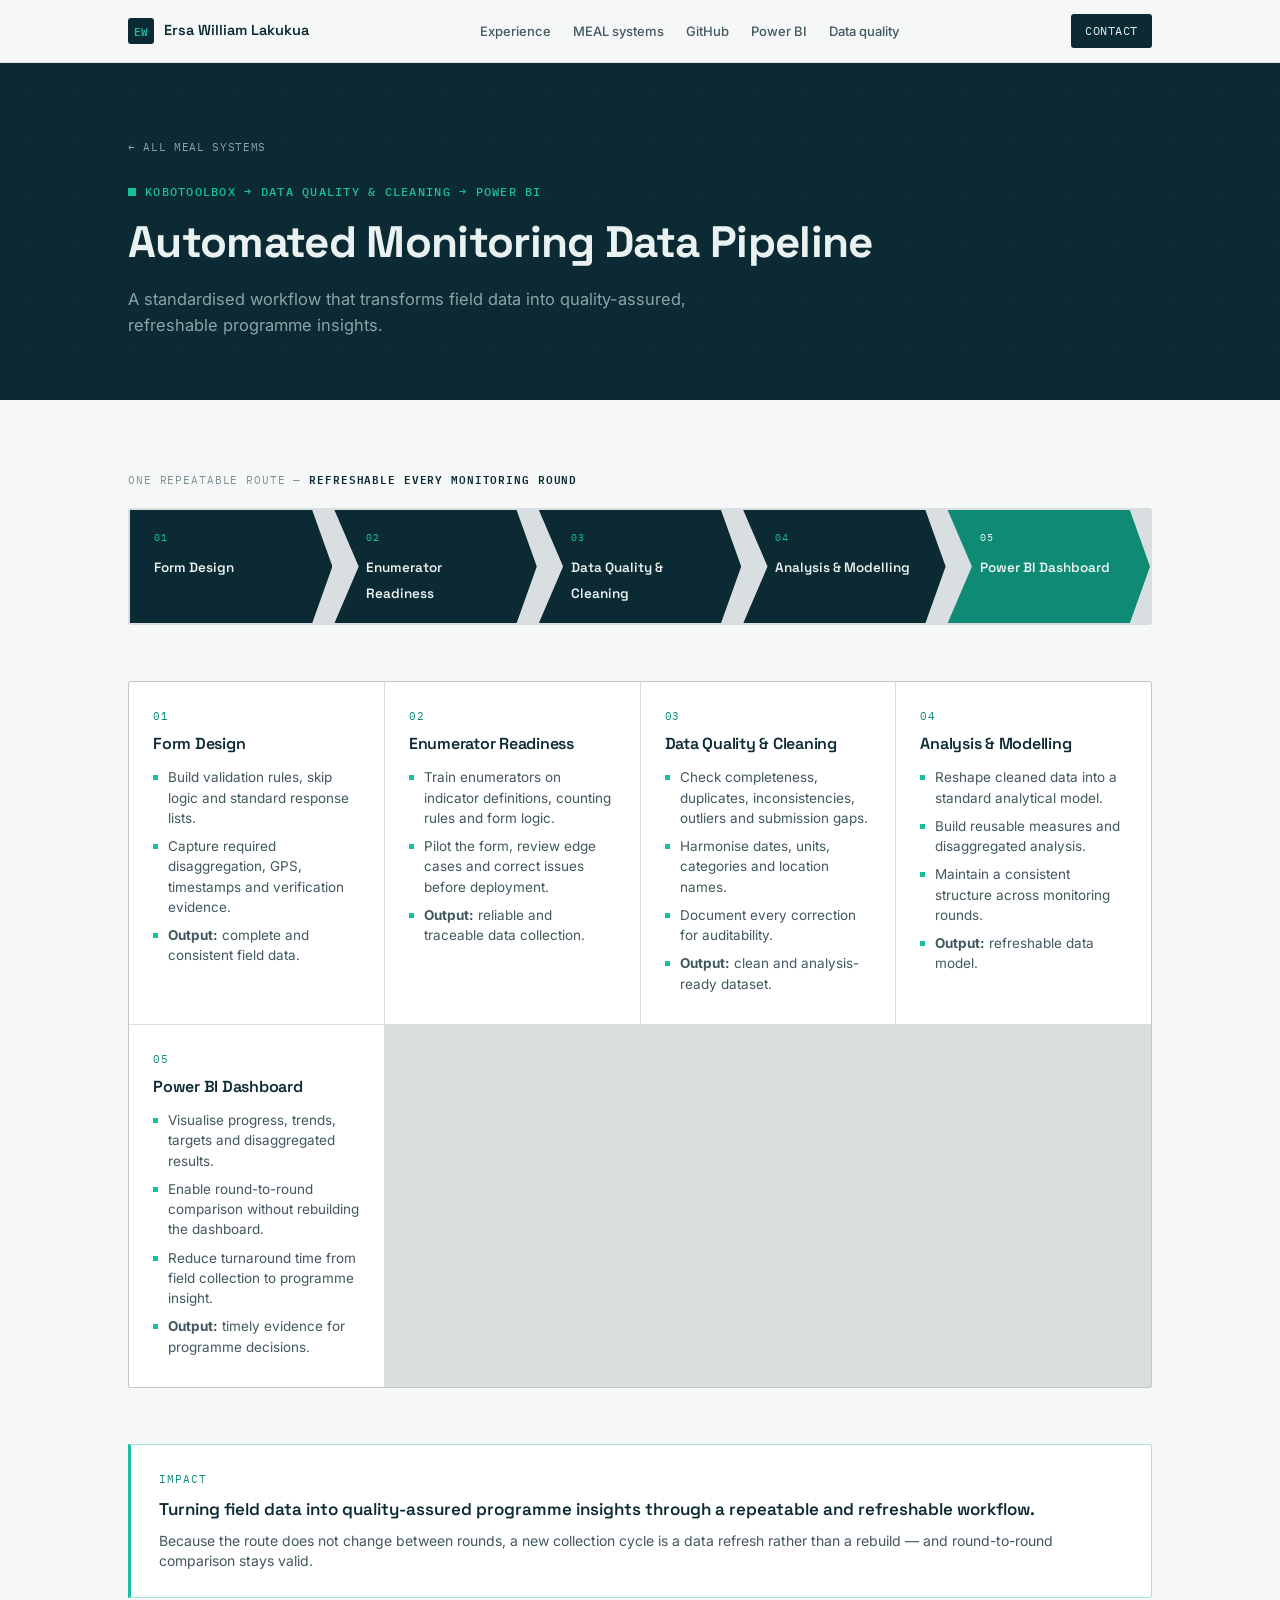
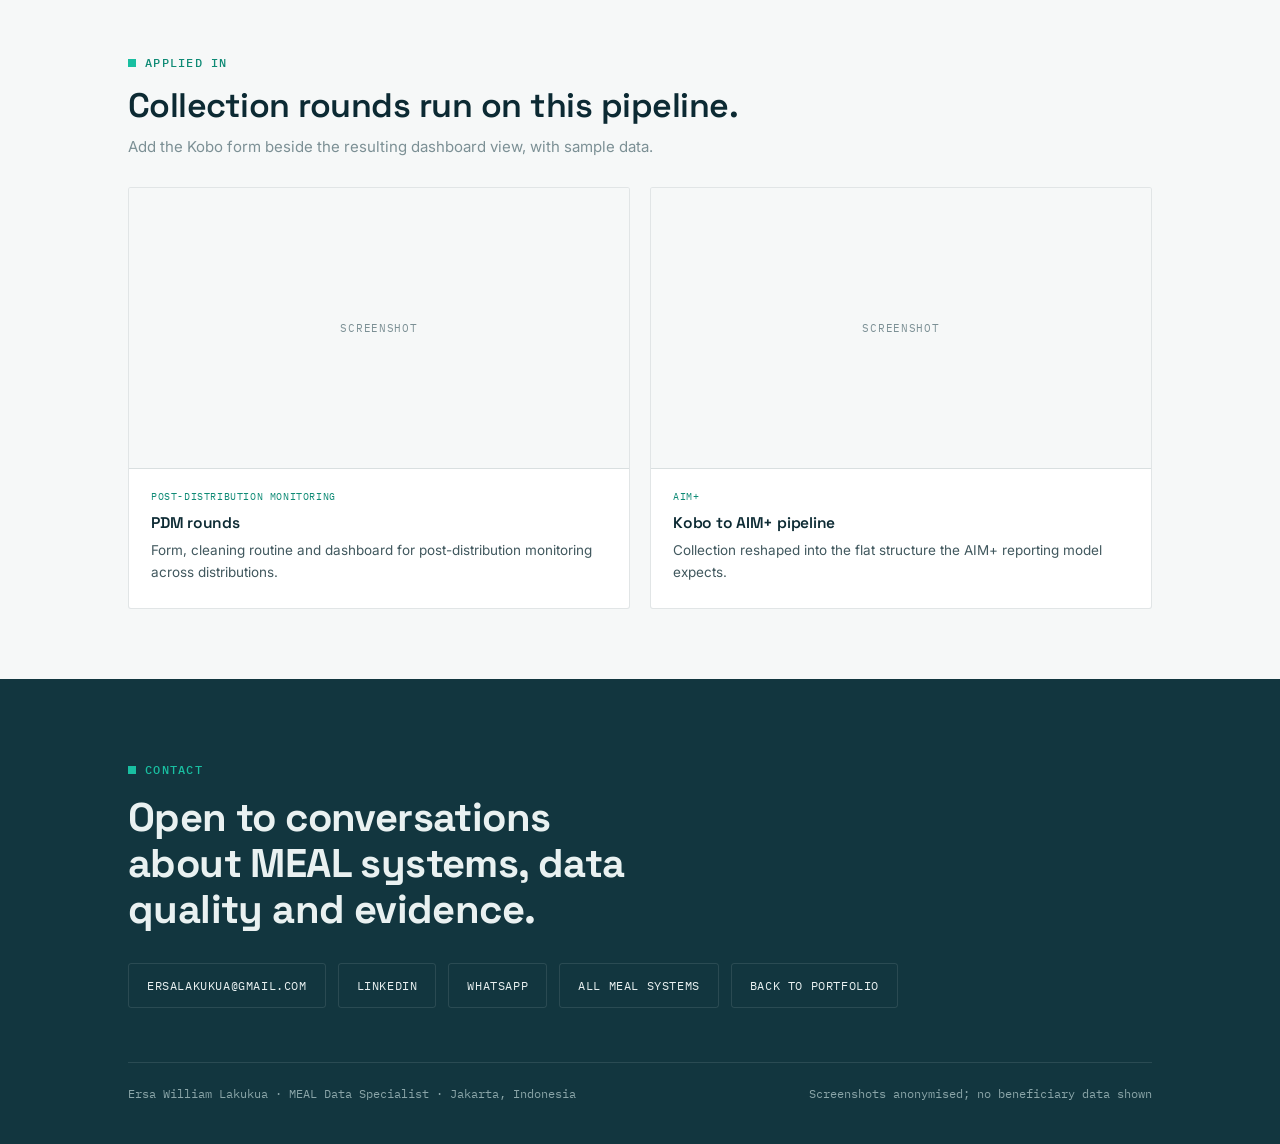
<file: system-kobo-to-powerbi.html>
<!DOCTYPE html>
<html lang="en">
<head>
<meta charset="UTF-8">
<meta name="viewport" content="width=device-width, initial-scale=1.0">
<title>Automated Monitoring Data Pipeline — Ersa William Lakukua</title>
<meta name="description" content="A standardised workflow transforming field data into quality-assured, refreshable programme insights.">
<link rel="preconnect" href="https://fonts.googleapis.com">
<link rel="preconnect" href="https://fonts.gstatic.com" crossorigin>
<link href="https://fonts.googleapis.com/css2?family=Space+Grotesk:wght@400;500;600;700&family=Inter:wght@400;500;600&family=IBM+Plex+Mono:wght@400;500&display=swap" rel="stylesheet">
<link rel="stylesheet" href="styles.css">
</head>
<body>

<nav>
  <div class="wrap">
    <div class="brand"><span class="brand-mark">EW</span> Ersa William Lakukua</div>
    <div class="nav-links">
      <a href="index.html#experience">Experience</a>
      <a href="index.html#systems">MEAL systems</a>
      <a href="index.html#github">GitHub</a>
      <a href="index.html#powerbi">Power BI</a>
      <a href="index.html#quality">Data quality</a>
    </div>
    <a class="nav-cta" href="index.html#contact">Contact</a>
  </div>
</nav>

<header class="subhero">
  <div class="wrap">
    <a class="back" href="index.html#systems">&larr; All MEAL systems</a>
    <div class="eyebrow">KoboToolbox &rarr; Data Quality &amp; Cleaning &rarr; Power BI</div>
    <h1>Automated Monitoring Data Pipeline</h1>
    <p class="sub-lede">A standardised workflow that transforms field data into quality-assured, refreshable programme insights.</p>

  </div>
</header>

<section class="sec compact">
  <div class="wrap">

    <p class="flowmap-label">One repeatable route &mdash; <strong>refreshable every monitoring round</strong></p>
    <div class="flowmap">
      <div class="flow-item"><span class="fnum">01</span><span class="flabel">Form Design</span></div>
      <div class="flow-item"><span class="fnum">02</span><span class="flabel">Enumerator Readiness</span></div>
      <div class="flow-item"><span class="fnum">03</span><span class="flabel">Data Quality &amp; Cleaning</span></div>
      <div class="flow-item"><span class="fnum">04</span><span class="flabel">Analysis &amp; Modelling</span></div>
      <div class="flow-item"><span class="fnum">05</span><span class="flabel">Power BI Dashboard</span></div>
    </div>

    <div class="kgrid">
      <div class="kcard">
        <div class="kn">01</div>
        <h3>Form Design</h3>
        <ul>
        <li>Build validation rules, skip logic and standard response lists.</li>
        <li>Capture required disaggregation, GPS, timestamps and verification evidence.</li>
        <li><strong>Output:</strong> complete and consistent field data.</li>
        </ul>
      </div>
      <div class="kcard">
        <div class="kn">02</div>
        <h3>Enumerator Readiness</h3>
        <ul>
        <li>Train enumerators on indicator definitions, counting rules and form logic.</li>
        <li>Pilot the form, review edge cases and correct issues before deployment.</li>
        <li><strong>Output:</strong> reliable and traceable data collection.</li>
        </ul>
      </div>
      <div class="kcard">
        <div class="kn">03</div>
        <h3>Data Quality &amp; Cleaning</h3>
        <ul>
        <li>Check completeness, duplicates, inconsistencies, outliers and submission gaps.</li>
        <li>Harmonise dates, units, categories and location names.</li>
        <li>Document every correction for auditability.</li>
        <li><strong>Output:</strong> clean and analysis-ready dataset.</li>
        </ul>
      </div>
      <div class="kcard">
        <div class="kn">04</div>
        <h3>Analysis &amp; Modelling</h3>
        <ul>
        <li>Reshape cleaned data into a standard analytical model.</li>
        <li>Build reusable measures and disaggregated analysis.</li>
        <li>Maintain a consistent structure across monitoring rounds.</li>
        <li><strong>Output:</strong> refreshable data model.</li>
        </ul>
      </div>
      <div class="kcard">
        <div class="kn">05</div>
        <h3>Power BI Dashboard</h3>
        <ul>
        <li>Visualise progress, trends, targets and disaggregated results.</li>
        <li>Enable round-to-round comparison without rebuilding the dashboard.</li>
        <li>Reduce turnaround time from field collection to programme insight.</li>
        <li><strong>Output:</strong> timely evidence for programme decisions.</li>
        </ul>
      </div>
    </div>

    <div class="impact">
      <div class="ik">Impact</div>
      <p>Turning field data into quality-assured programme insights through a repeatable and refreshable workflow.</p>
      <p class="isub">Because the route does not change between rounds, a new collection cycle is a data refresh rather than a rebuild — and round-to-round comparison stays valid.</p>
    </div>

    <div class="sec-head" style="margin:56px 0 28px;">
      <div class="eyebrow">Applied in</div>
      <h2>Collection rounds run on this pipeline.</h2>
      <p>Add the Kobo form beside the resulting dashboard view, with sample data.</p>
    </div>

    <div class="pgrid">
      <div class="pcard">
        <div class="pshot">
          <!-- <img src="shot-xx.png" alt=""> -->
          <span class="pph">Screenshot</span>
        </div>
        <div class="pbody">
          <div class="ptag">Post-Distribution Monitoring</div>
          <h3>PDM rounds</h3>
          <p>Form, cleaning routine and dashboard for post-distribution monitoring across distributions.</p>
        </div>
      </div>
      <div class="pcard">
        <div class="pshot">
          <!-- <img src="shot-xx.png" alt=""> -->
          <span class="pph">Screenshot</span>
        </div>
        <div class="pbody">
          <div class="ptag">AIM+</div>
          <h3>Kobo to AIM+ pipeline</h3>
          <p>Collection reshaped into the flat structure the AIM+ reporting model expects.</p>
        </div>
      </div>
    </div>

  </div>
</section>

<footer>
  <div class="wrap">
    <div class="eyebrow">Contact</div>
    <h2>Open to conversations about MEAL systems, data quality and evidence.</h2>
    <div class="clinks">
      <a href="mailto:ersalakukua@gmail.com">ersalakukua@gmail.com</a>
      <a href="https://linkedin.com/in/ersa-lakukua" target="_blank" rel="noopener">LinkedIn</a>
      <a href="https://wa.me/6285236074563?text=Hi%20Ersa%2C%20I%20found%20your%20portfolio%20and%20wanted%20to%20say%20hello!" target="_blank" rel="noopener">WhatsApp</a>
      <a href="index.html#systems">All MEAL systems</a>
      <a href="index.html">Back to portfolio</a>
    </div>
    <div class="fine">
      <span>Ersa William Lakukua &middot; MEAL Data Specialist &middot; Jakarta, Indonesia</span>
      <span>Screenshots anonymised; no beneficiary data shown</span>
    </div>
  </div>
</footer>

</body>
</html>
</file>
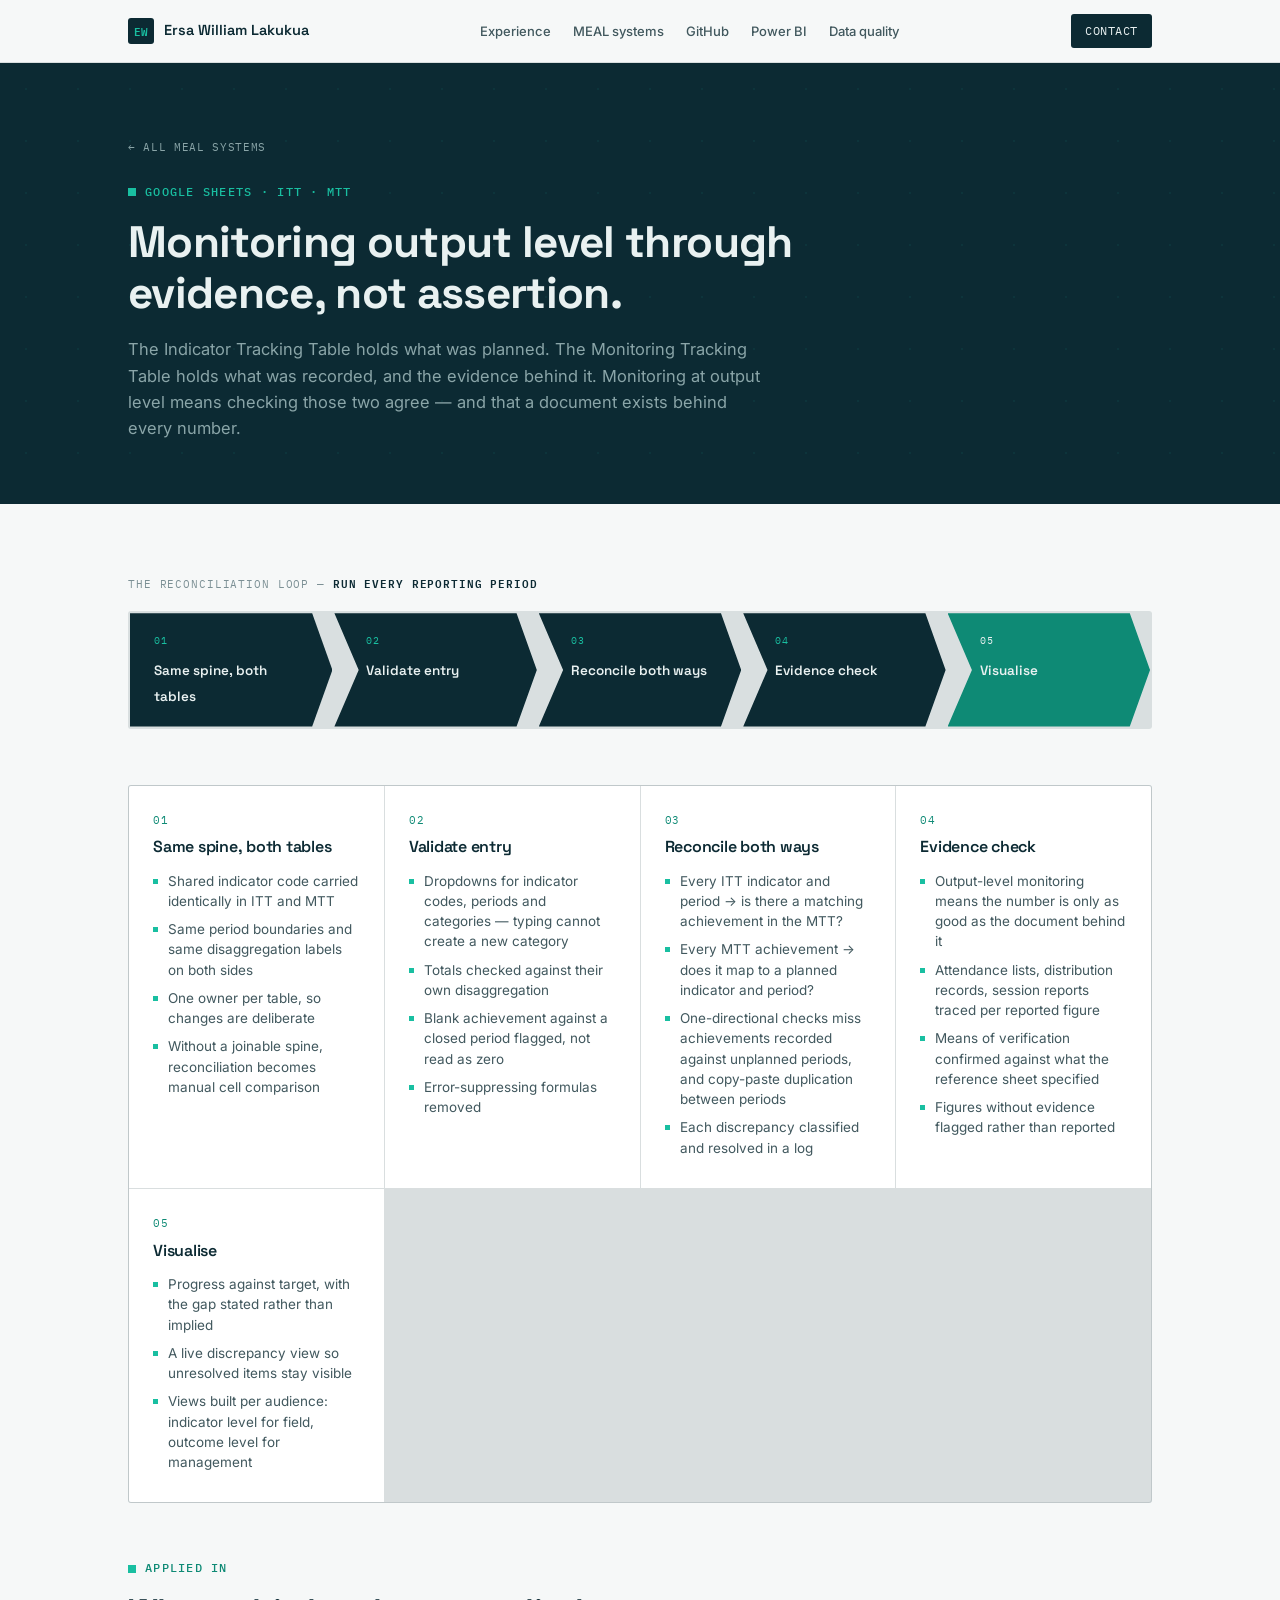
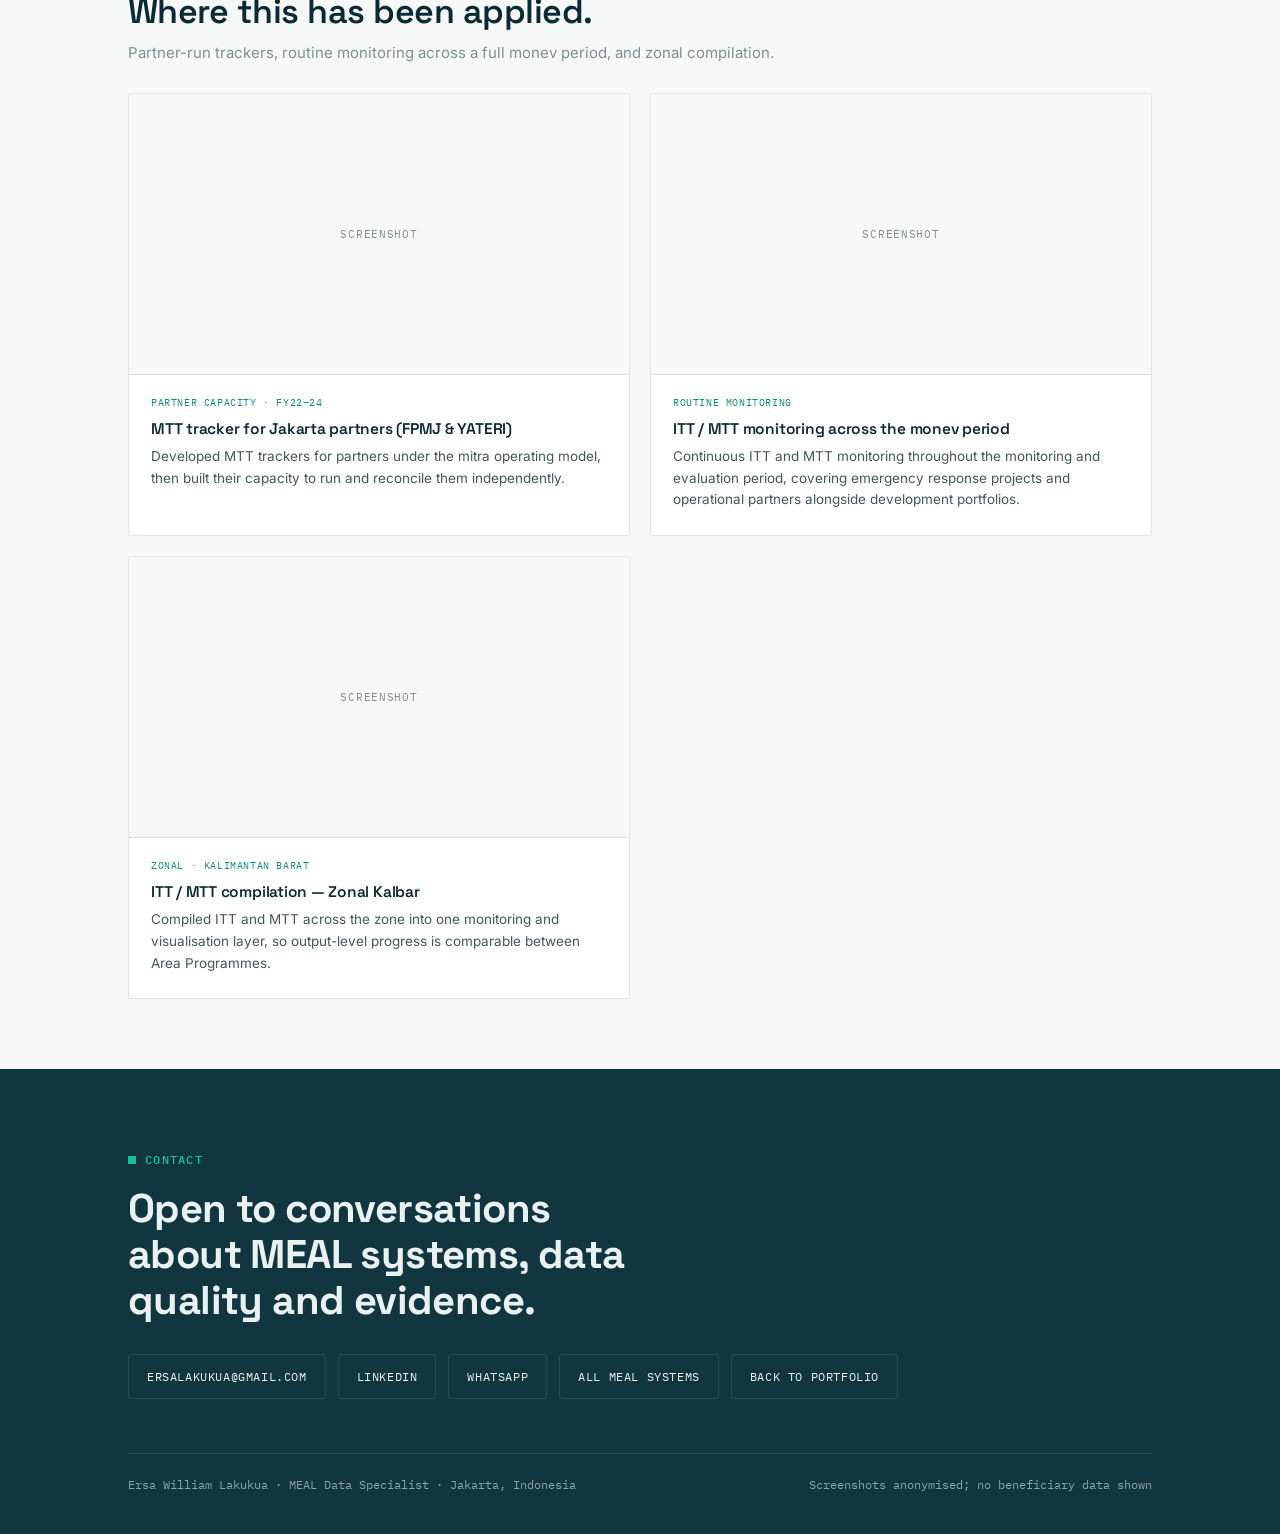
<file: system-sheets-itt-mtt.html>
<!DOCTYPE html>
<html lang="en">
<head>
<meta charset="UTF-8">
<meta name="viewport" content="width=device-width, initial-scale=1.0">
<title>ITT / MTT project processing — Ersa William Lakukua</title>
<meta name="description" content="Monitoring output level through evidence: Indicator and Monitoring Tracking Tables in Google Sheets.">
<link rel="preconnect" href="https://fonts.googleapis.com">
<link rel="preconnect" href="https://fonts.gstatic.com" crossorigin>
<link href="https://fonts.googleapis.com/css2?family=Space+Grotesk:wght@400;500;600;700&family=Inter:wght@400;500;600&family=IBM+Plex+Mono:wght@400;500&display=swap" rel="stylesheet">
<link rel="stylesheet" href="styles.css">
</head>
<body>

<nav>
  <div class="wrap">
    <div class="brand"><span class="brand-mark">EW</span> Ersa William Lakukua</div>
    <div class="nav-links">
      <a href="index.html#experience">Experience</a>
      <a href="index.html#systems">MEAL systems</a>
      <a href="index.html#github">GitHub</a>
      <a href="index.html#powerbi">Power BI</a>
      <a href="index.html#quality">Data quality</a>
    </div>
    <a class="nav-cta" href="index.html#contact">Contact</a>
  </div>
</nav>

<header class="subhero">
  <div class="wrap">
    <a class="back" href="index.html#systems">&larr; All MEAL systems</a>
    <div class="eyebrow">Google Sheets &middot; ITT &middot; MTT</div>
    <h1>Monitoring output level through evidence, not assertion.</h1>
    <p class="sub-lede">The Indicator Tracking Table holds what was planned. The Monitoring Tracking Table holds what was recorded, and the evidence behind it. Monitoring at output level means checking those two agree &mdash; and that a document exists behind every number.</p>
  </div>
</header>

<section class="sec compact">
  <div class="wrap">

    <p class="flowmap-label">The reconciliation loop &mdash; <strong>run every reporting period</strong></p>
    <div class="flowmap">
      <div class="flow-item"><span class="fnum">01</span><span class="flabel">Same spine, both tables</span></div>
      <div class="flow-item"><span class="fnum">02</span><span class="flabel">Validate entry</span></div>
      <div class="flow-item"><span class="fnum">03</span><span class="flabel">Reconcile both ways</span></div>
      <div class="flow-item"><span class="fnum">04</span><span class="flabel">Evidence check</span></div>
      <div class="flow-item"><span class="fnum">05</span><span class="flabel">Visualise</span></div>
    </div>

    <div class="kgrid">
      <div class="kcard">
        <div class="kn">01</div>
        <h3>Same spine, both tables</h3>
        <ul>
        <li>Shared indicator code carried identically in ITT and MTT</li>
        <li>Same period boundaries and same disaggregation labels on both sides</li>
        <li>One owner per table, so changes are deliberate</li>
        <li>Without a joinable spine, reconciliation becomes manual cell comparison</li>
        </ul>
      </div>
      <div class="kcard">
        <div class="kn">02</div>
        <h3>Validate entry</h3>
        <ul>
        <li>Dropdowns for indicator codes, periods and categories &mdash; typing cannot create a new category</li>
        <li>Totals checked against their own disaggregation</li>
        <li>Blank achievement against a closed period flagged, not read as zero</li>
        <li>Error-suppressing formulas removed</li>
        </ul>
      </div>
      <div class="kcard">
        <div class="kn">03</div>
        <h3>Reconcile both ways</h3>
        <ul>
        <li>Every ITT indicator and period &rarr; is there a matching achievement in the MTT?</li>
        <li>Every MTT achievement &rarr; does it map to a planned indicator and period?</li>
        <li>One-directional checks miss achievements recorded against unplanned periods, and copy-paste duplication between periods</li>
        <li>Each discrepancy classified and resolved in a log</li>
        </ul>
      </div>
      <div class="kcard">
        <div class="kn">04</div>
        <h3>Evidence check</h3>
        <ul>
        <li>Output-level monitoring means the number is only as good as the document behind it</li>
        <li>Attendance lists, distribution records, session reports traced per reported figure</li>
        <li>Means of verification confirmed against what the reference sheet specified</li>
        <li>Figures without evidence flagged rather than reported</li>
        </ul>
      </div>
      <div class="kcard">
        <div class="kn">05</div>
        <h3>Visualise</h3>
        <ul>
        <li>Progress against target, with the gap stated rather than implied</li>
        <li>A live discrepancy view so unresolved items stay visible</li>
        <li>Views built per audience: indicator level for field, outcome level for management</li>
        </ul>
      </div>
    </div>

    <div class="sec-head" style="margin-bottom:28px;">
      <div class="eyebrow">Applied in</div>
      <h2>Where this has been applied.</h2>
      <p>Partner-run trackers, routine monitoring across a full monev period, and zonal compilation.</p>
    </div>

    <div class="pgrid">
      <div class="pcard">
        <div class="pshot">
          <!-- <img src="shot-xx.png" alt=""> -->
          <span class="pph">Screenshot</span>
        </div>
        <div class="pbody">
          <div class="ptag">Partner capacity &middot; FY22&ndash;24</div>
          <h3>MTT tracker for Jakarta partners (FPMJ &amp; YATERI)</h3>
          <p>Developed MTT trackers for partners under the mitra operating model, then built their capacity to run and reconcile them independently.</p>
        </div>
      </div>
      <div class="pcard">
        <div class="pshot">
          <!-- <img src="shot-xx.png" alt=""> -->
          <span class="pph">Screenshot</span>
        </div>
        <div class="pbody">
          <div class="ptag">Routine monitoring</div>
          <h3>ITT / MTT monitoring across the monev period</h3>
          <p>Continuous ITT and MTT monitoring throughout the monitoring and evaluation period, covering emergency response projects and operational partners alongside development portfolios.</p>
        </div>
      </div>
      <div class="pcard">
        <div class="pshot">
          <!-- <img src="shot-xx.png" alt=""> -->
          <span class="pph">Screenshot</span>
        </div>
        <div class="pbody">
          <div class="ptag">Zonal &middot; Kalimantan Barat</div>
          <h3>ITT / MTT compilation — Zonal Kalbar</h3>
          <p>Compiled ITT and MTT across the zone into one monitoring and visualisation layer, so output-level progress is comparable between Area Programmes.</p>
        </div>
      </div>
    </div>

  </div>
</section>

<footer>
  <div class="wrap">
    <div class="eyebrow">Contact</div>
    <h2>Open to conversations about MEAL systems, data quality and evidence.</h2>
    <div class="clinks">
      <a href="mailto:ersalakukua@gmail.com">ersalakukua@gmail.com</a>
      <a href="https://linkedin.com/in/ersa-lakukua" target="_blank" rel="noopener">LinkedIn</a>
      <a href="https://wa.me/6285236074563?text=Hi%20Ersa%2C%20I%20found%20your%20portfolio%20and%20wanted%20to%20say%20hello!" target="_blank" rel="noopener">WhatsApp</a>
      <a href="index.html#systems">All MEAL systems</a>
      <a href="index.html">Back to portfolio</a>
    </div>
    <div class="fine">
      <span>Ersa William Lakukua &middot; MEAL Data Specialist &middot; Jakarta, Indonesia</span>
      <span>Screenshots anonymised; no beneficiary data shown</span>
    </div>
  </div>
</footer>

</body>
</html>
</file>
<file: styles.css>
/* ===========================================================
   Ersa William Lakukua — portfolio
   Shared stylesheet
   =========================================================== */

:root{
  --ink:#0C2A33;
  --ink-mid:#12363F;
  --ink-soft:#0F313B;
  --teal:#19BFA1;
  --teal-deep:#0E8A75;
  --paper:#F6F8F8;
  --paper-2:#FFFFFF;
  --on-ink:#E9F1F1;
  --on-ink-dim:#8AA5A8;
  --slate:#41585E;
  --slate-soft:#7C9095;
  --line-dark:rgba(255,255,255,0.10);
  --line-light:rgba(12,42,51,0.12);
  --r:3px;
}
*{margin:0;padding:0;box-sizing:border-box;}
html{scroll-behavior:smooth; scroll-padding-top:70px;}
body{font-family:'Inter',system-ui,sans-serif; background:var(--paper); color:var(--slate); line-height:1.6; -webkit-font-smoothing:antialiased;}
h1,h2,h3,h4{font-family:'Space Grotesk',sans-serif; color:var(--ink); letter-spacing:-0.015em; line-height:1.15;}
a{color:inherit; text-decoration:none;}
.wrap{max-width:1080px; margin:0 auto; padding:0 28px;}
.narrow{max-width:820px;}
.eyebrow{font-family:'IBM Plex Mono',monospace; font-size:11.5px; letter-spacing:.11em; text-transform:uppercase; font-weight:500; display:flex; align-items:center; gap:9px;}
.eyebrow::before{content:''; width:8px; height:8px; background:var(--teal); flex:none;}
.mono{font-family:'IBM Plex Mono',monospace;}

/* ---------- NAV ---------- */
nav{position:sticky; top:0; z-index:60; background:rgba(246,248,248,.92); backdrop-filter:blur(10px); border-bottom:1px solid var(--line-light);}
nav .wrap{display:flex; align-items:center; justify-content:space-between; height:62px;}
.brand{display:flex; align-items:center; gap:10px; font-family:'Space Grotesk'; font-weight:600; color:var(--ink); font-size:14.5px;}
.brand-mark{width:26px;height:26px;background:var(--ink);color:var(--teal);display:flex;align-items:center;justify-content:center;font-family:'IBM Plex Mono';font-size:10.5px;border-radius:var(--r);}
.nav-links{display:flex; gap:22px; font-size:13px; font-weight:500;}
.nav-links a{color:var(--slate);} .nav-links a:hover{color:var(--teal-deep);}
.nav-cta{font-family:'IBM Plex Mono'; font-size:11.5px; text-transform:uppercase; letter-spacing:.05em; padding:8px 14px; background:var(--ink); color:var(--on-ink); border-radius:var(--r);}
.nav-cta:hover{background:var(--teal-deep);}
@media(max-width:900px){.nav-links{display:none;}}

/* ---------- HERO ---------- */
.hero{background:var(--ink); color:var(--on-ink); padding:88px 0 0; position:relative; overflow:hidden;}
.hero::after{content:''; position:absolute; inset:0; background-image:radial-gradient(var(--teal) 1px, transparent 1px); background-size:52px 52px; opacity:.07; pointer-events:none;}
.hero .wrap{position:relative; z-index:1;}
.hero .eyebrow{color:var(--teal); margin-bottom:24px;}
.hero h1{font-size:clamp(33px,5.4vw,56px); font-weight:700; color:var(--on-ink); max-width:830px; margin-bottom:24px;}
.hero h1 em{font-style:normal; color:var(--teal);}
.hero .lede{font-size:17.5px; color:var(--on-ink-dim); max-width:620px; margin-bottom:46px;}
.hero .lede strong{color:var(--on-ink); font-weight:600;}

/* ---------- HERO GRID (intro + skills sidebar) ---------- */
.hero-grid{display:grid; grid-template-columns:1fr 300px; gap:50px; align-items:start; margin-bottom:40px;}
.hero-side{border-left:1px solid var(--line-dark); padding-left:36px;}
.hero-side .stag{font-family:'IBM Plex Mono'; font-size:10.5px; text-transform:uppercase; letter-spacing:.08em; color:var(--teal); margin-bottom:18px; display:block;}
.hero-side .skills{border-top:none; padding:0; grid-template-columns:1fr; gap:18px; margin-bottom:0;}
.hero-side .stats{border-top:1px solid var(--line-dark); padding:22px 0 0; margin-top:24px; display:grid; grid-template-columns:1fr 1fr; gap:18px 14px;}
.hero-side .stats .stat .num{font-size:22px;}
@media(max-width:900px){
  .hero-grid{grid-template-columns:1fr; gap:34px;}
  .hero-side{border-left:none; padding-left:0; border-top:1px solid var(--line-dark); padding-top:28px;}
}

/* ---------- CAREER TIMELINE ---------- */
.tl-label{font-family:'IBM Plex Mono'; font-size:10.5px; text-transform:uppercase; letter-spacing:.09em; color:var(--on-ink-dim); margin-bottom:20px;}
.timeline{display:grid; grid-template-columns:repeat(5,1fr); gap:0; margin-bottom:44px; position:relative;}
.timeline::before{content:''; position:absolute; left:0; right:0; top:5px; height:1px; background:var(--line-dark);}
.tl-node{position:relative; padding:24px 16px 0 0;}
.tl-node::before{content:''; position:absolute; left:0; top:0; width:11px; height:11px; border-radius:50%; background:var(--ink); border:2px solid var(--on-ink-dim); z-index:2;}
.tl-node.now::before{border-color:var(--teal); background:var(--teal);}
.tl-node .tl-year{font-family:'IBM Plex Mono'; font-size:10.5px; letter-spacing:.05em; color:var(--teal); display:block; margin-bottom:8px;}
.tl-node .tl-role{font-size:13.5px; font-weight:600; color:var(--on-ink); line-height:1.3; margin-bottom:5px;}
.tl-node .tl-org{font-size:11.5px; color:var(--on-ink-dim); line-height:1.4;}
@media(max-width:900px){
  .timeline{grid-template-columns:1fr; gap:0;}
  .timeline::before{left:5px; right:auto; top:0; bottom:0; width:1px; height:auto;}
  .tl-node{padding:0 0 26px 26px;}
  .tl-node::before{top:3px;}
}

/* ---------- SKILLS + STATS ---------- */
.skills{border-top:1px solid var(--line-dark); padding:30px 0; display:grid; grid-template-columns:repeat(auto-fit,minmax(150px,1fr)); gap:22px 30px;}
.skill .sname{font-size:13px; color:var(--on-ink); font-weight:500; display:flex; justify-content:space-between; gap:10px; margin-bottom:8px;}
.skill .slevel{font-family:'IBM Plex Mono'; font-size:10px; color:var(--on-ink-dim); text-transform:uppercase; letter-spacing:.05em;}
.bar{display:flex; gap:3px;}
.bar span{height:4px; flex:1; background:rgba(255,255,255,.13); border-radius:1px;}
.bar span.on{background:var(--teal);}
.stats{border-top:1px solid var(--line-dark); padding:28px 0 34px; display:flex; gap:52px; flex-wrap:wrap;}
.stat .num{font-family:'Space Grotesk'; font-size:30px; font-weight:600; color:var(--on-ink); display:block; line-height:1;}
.stat .lab{font-family:'IBM Plex Mono'; font-size:10.5px; color:var(--on-ink-dim); text-transform:uppercase; letter-spacing:.07em; margin-top:7px; display:block;}

/* ---------- CATEGORY CTA ---------- */
.cats{display:grid; grid-template-columns:repeat(4,1fr); gap:1px; background:var(--line-dark); border-top:1px solid var(--line-dark);}
.cat{background:var(--ink); padding:26px 20px 30px; transition:background .2s;}
.cat:hover{background:var(--ink-mid);}
.cat .cnum{font-family:'IBM Plex Mono'; font-size:11px; color:var(--teal); letter-spacing:.08em;}
.cat .ctitle{font-family:'Space Grotesk'; font-size:15.5px; font-weight:600; color:var(--on-ink); margin:10px 0 6px;}
.cat .cdesc{font-size:12.5px; color:var(--on-ink-dim); line-height:1.45;}
@media(max-width:860px){.cats{grid-template-columns:repeat(2,1fr);}}
@media(max-width:480px){.cats{grid-template-columns:1fr;} .stats{gap:32px;}}

/* ---------- SECTIONS ---------- */
.sec{padding:86px 0;}
.sec.white{background:var(--paper-2);}
.sec-head{margin-bottom:46px; max-width:660px;}
.sec-head .eyebrow{color:var(--teal-deep); margin-bottom:14px;}
.sec-head h2{font-size:clamp(25px,3.6vw,34px); font-weight:600; margin-bottom:10px;}
.sec-head p{font-size:15px; color:var(--slate-soft);}

/* ---------- EXPERIENCE ---------- */
.exp{background:var(--ink); color:var(--on-ink);}
.exp .sec-head .eyebrow{color:var(--teal);}
.exp .sec-head h2{color:var(--on-ink);}
.exp .sec-head p{color:var(--on-ink-dim);}
.photo-row{display:grid; grid-template-columns:repeat(4,1fr); gap:14px; margin-bottom:52px; max-width:820px;}
.photo-frame{aspect-ratio:4/3; border:1px dashed var(--line-dark); border-radius:var(--r); background:rgba(255,255,255,.03); display:flex; flex-direction:column; align-items:center; justify-content:center; gap:6px; text-align:center; padding:14px; overflow:hidden;}
.photo-frame img{width:100%; height:100%; object-fit:cover; border-radius:var(--r);}
.photo-frame .pf-lab{font-family:'IBM Plex Mono'; font-size:10px; text-transform:uppercase; letter-spacing:.07em; color:var(--teal);}
.photo-frame .pf-note{font-size:11px; color:var(--on-ink-dim); line-height:1.4;}
@media(max-width:760px){.photo-row{grid-template-columns:repeat(2,1fr); max-width:100%;}}
@media(max-width:420px){.photo-row{grid-template-columns:1fr;}}

.track{border-top:1px solid var(--line-dark); padding:34px 0; display:grid; grid-template-columns:220px 1fr; gap:34px;}
.track:last-of-type{border-bottom:1px solid var(--line-dark);}
.track .tname{font-family:'Space Grotesk'; font-size:17px; font-weight:600; color:var(--on-ink);}
.track .tmeta{font-family:'IBM Plex Mono'; font-size:10.5px; text-transform:uppercase; letter-spacing:.06em; color:var(--teal); margin-top:8px;}
.items{display:grid; gap:24px;}
.item .irole{font-size:15px; font-weight:600; color:var(--on-ink); margin-bottom:3px;}
.item .iorg{font-family:'IBM Plex Mono'; font-size:11px; color:var(--teal); letter-spacing:.03em; margin-bottom:10px;}
.subhead{font-family:'IBM Plex Mono'; font-size:10.5px; text-transform:uppercase; letter-spacing:.07em; color:var(--on-ink); opacity:.55; margin:14px 0 6px;}
.item ul{list-style:none; display:grid; gap:5px;}
.item li{font-size:13.5px; color:var(--on-ink-dim); padding-left:15px; position:relative;}
.item li::before{content:''; position:absolute; left:0; top:9px; width:5px; height:5px; background:var(--teal); opacity:.65;}
@media(max-width:780px){.track{grid-template-columns:1fr; gap:18px;}}

/* ---------- SYSTEM CARDS ---------- */
.chips{display:flex; flex-wrap:wrap; gap:5px;}
.chip{font-family:'IBM Plex Mono'; font-size:10px; letter-spacing:.03em; padding:4px 7px; background:var(--paper); border:1px solid var(--line-light); border-radius:2px; color:var(--slate);}
.sgrid{display:grid; grid-template-columns:1fr 1fr; gap:1px; background:var(--line-light); border:1px solid var(--line-light); border-radius:var(--r); overflow:hidden;}
.scard{background:var(--paper-2); padding:28px 26px 30px; display:flex; flex-direction:column;}
.scard.feature{grid-column:1 / -1; background:var(--paper-2); border-left:3px solid var(--teal);}
.scard .stack{font-family:'IBM Plex Mono'; font-size:10.5px; text-transform:uppercase; letter-spacing:.06em; color:var(--teal-deep); margin-bottom:10px;}
.scard h3{font-size:16.5px; font-weight:600; margin-bottom:9px;}
.scard p{font-size:14px;}
.scard .out{margin-top:12px; font-size:13px; color:var(--slate-soft); border-left:2px solid var(--teal); padding-left:11px;}
.scard .go{margin-top:auto; padding-top:18px; font-family:'IBM Plex Mono'; font-size:11px; text-transform:uppercase; letter-spacing:.06em; color:var(--ink); display:inline-flex; align-items:center; gap:7px;}
.scard .go:hover{color:var(--teal-deep);}
.scard .go .arw{transition:transform .2s;}
.scard .go:hover .arw{transform:translateX(3px);}
@media(max-width:760px){.sgrid{grid-template-columns:1fr;}}

/* ---------- CASE CARD ---------- */
.case{border-top:1px solid var(--line-light); padding:34px 0; display:grid; grid-template-columns:1fr 1.25fr; gap:36px;}
.case:last-of-type{border-bottom:1px solid var(--line-light);}
.case .lead-result{font-family:'Space Grotesk'; font-size:22px; font-weight:600; color:var(--ink); line-height:1.24; margin-top:10px;}
.case .lead-result b{color:var(--teal-deep); font-weight:600;}
.case .tag{font-family:'IBM Plex Mono'; font-size:10.5px; text-transform:uppercase; letter-spacing:.07em; color:var(--slate-soft);}
.case h3{font-size:18px; font-weight:600; margin-bottom:9px;}
.case .sum{font-size:14.5px; margin-bottom:15px;}
.tog{font-family:'IBM Plex Mono'; font-size:11.5px; text-transform:uppercase; letter-spacing:.06em; color:var(--ink); background:none; border:none; cursor:pointer; padding:0; font-weight:500; display:inline-flex; align-items:center; gap:7px;}
.tog:hover{color:var(--teal-deep);}
.tog .chev{font-size:9px; transition:transform .25s;}
.tog[aria-expanded="true"] .chev{transform:rotate(180deg);}
.det{max-height:0; overflow:hidden; transition:max-height .35s ease;}
.det-in{padding-top:20px; display:grid; gap:13px;}
.drow{display:grid; grid-template-columns:84px 1fr; gap:14px; font-size:14px;}
.drow .k{font-family:'IBM Plex Mono'; font-size:10.5px; text-transform:uppercase; letter-spacing:.06em; color:var(--teal-deep); padding-top:3px;}
@media(max-width:780px){.case{grid-template-columns:1fr; gap:16px;}}

.embed-slot{margin-top:20px; border:1px dashed var(--line-light); border-radius:var(--r); background:var(--paper); padding:36px 24px; text-align:center;}
.embed-slot .es-lab{font-family:'IBM Plex Mono'; font-size:11px; text-transform:uppercase; letter-spacing:.07em; color:var(--slate-soft);}
.embed-slot .es-note{font-size:13px; color:var(--slate-soft); margin-top:8px;}

/* ---------- QA CHECKPOINTS ---------- */
.gates{display:grid; gap:1px; background:var(--line-light); border:1px solid var(--line-light); border-radius:var(--r); overflow:hidden; margin-bottom:48px;}
.gate{background:var(--paper-2); padding:22px 24px; display:grid; grid-template-columns:150px 190px 1fr; gap:24px; align-items:start;}
.gate .gstage{font-family:'IBM Plex Mono'; font-size:10.5px; text-transform:uppercase; letter-spacing:.07em; color:var(--teal-deep); padding-top:3px;}
.gate .gcheck{font-family:'Space Grotesk'; font-size:15px; font-weight:600; color:var(--ink);}
.gate .gdesc{font-size:13.5px;}
@media(max-width:820px){.gate{grid-template-columns:1fr; gap:7px;}}

/* ---------- REPOS ---------- */
.repos{display:grid; gap:1px; background:var(--line-light); border:1px solid var(--line-light); border-radius:var(--r); overflow:hidden; margin-bottom:36px;}
.repo{background:var(--paper-2); padding:24px; display:grid; grid-template-columns:1fr auto; gap:20px; align-items:center;}
.repo .rname{font-family:'IBM Plex Mono'; font-size:13px; color:var(--ink); font-weight:500;}
.repo .rdesc{font-size:13.5px; margin-top:6px;}
.repo .rmeta{display:flex; gap:6px; flex-wrap:wrap; margin-top:10px;}
.repo .rlink{font-family:'IBM Plex Mono'; font-size:11px; text-transform:uppercase; letter-spacing:.05em; padding:9px 14px; border:1px solid var(--line-light); border-radius:var(--r); white-space:nowrap;}
.repo .rlink:hover{background:var(--ink); color:var(--on-ink); border-color:var(--ink);}
@media(max-width:620px){.repo{grid-template-columns:1fr;}}

/* ---------- DASHBOARD GRID (Power BI) ---------- */
.dgrid{display:grid; grid-template-columns:repeat(3,1fr); gap:1px; background:var(--line-light); border:1px solid var(--line-light); border-radius:var(--r); overflow:hidden; margin-bottom:40px;}
.dcard{background:var(--paper-2); padding:0; display:flex; flex-direction:column;}
.dthumb{aspect-ratio:16/10; background:var(--paper); border-bottom:1px solid var(--line-light); display:flex; align-items:center; justify-content:center; overflow:hidden;}
.dthumb img{width:100%; height:100%; object-fit:cover;}
.dthumb .ph{font-family:'IBM Plex Mono'; font-size:10.5px; text-transform:uppercase; letter-spacing:.07em; color:var(--slate-soft);}
.dbody{padding:20px 22px 24px; display:flex; flex-direction:column; flex:1;}
.dbody .dtag{font-family:'IBM Plex Mono'; font-size:10px; text-transform:uppercase; letter-spacing:.06em; color:var(--teal-deep); margin-bottom:8px;}
.dbody h3{font-size:15.5px; font-weight:600; margin-bottom:7px;}
.dbody p{font-size:13.5px;}
.dbody .dlink{margin-top:auto; padding-top:16px; font-family:'IBM Plex Mono'; font-size:11px; text-transform:uppercase; letter-spacing:.05em; color:var(--ink);}
.dbody .dlink:hover{color:var(--teal-deep);}
@media(max-width:900px){.dgrid{grid-template-columns:repeat(2,1fr);}}
@media(max-width:600px){.dgrid{grid-template-columns:1fr;}}

/* ---------- FLOW MAP (shown first on every detail page) ---------- */
.flowmap-label{font-family:'IBM Plex Mono'; font-size:11px; text-transform:uppercase; letter-spacing:.08em; color:var(--slate-soft); margin-bottom:18px;}
.flowmap-label strong{color:var(--ink); font-weight:600;}
.flowmap{display:flex; flex-wrap:wrap; gap:2px; background:var(--line-light); padding:2px; border-radius:var(--r); margin-bottom:56px;}
.flow-item{flex:1 1 160px; background:var(--ink); padding:20px 26px 18px 32px; position:relative;
  clip-path:polygon(0 0,90% 0,100% 50%,90% 100%,0 100%,12% 50%);}
.flow-item:first-child{clip-path:polygon(0 0,90% 0,100% 50%,90% 100%,0 100%,0 50%); padding-left:24px;}
.flow-item:last-child{background:var(--teal-deep);}
.flow-item .fnum{font-family:'IBM Plex Mono'; font-size:10px; color:var(--teal); letter-spacing:.09em; text-transform:uppercase; display:block; margin-bottom:8px;}
.flow-item:last-child .fnum{color:var(--on-ink);}
.flow-item .flabel{font-family:'Space Grotesk'; font-size:13.5px; font-weight:600; color:var(--on-ink); line-height:1.3;}
@media(max-width:700px){
  .flowmap{flex-direction:column; gap:1px;}
  .flow-item{clip-path:none !important; padding:16px 20px;}
}

/* ---------- SUBPAGE ---------- */
.subhero{background:var(--ink); color:var(--on-ink); padding:70px 0 62px; position:relative; overflow:hidden;}
.subhero::after{content:''; position:absolute; inset:0; background-image:radial-gradient(var(--teal) 1px, transparent 1px); background-size:52px 52px; opacity:.07; pointer-events:none;}
.subhero .wrap{position:relative; z-index:1;}
.back{font-family:'IBM Plex Mono'; font-size:11px; text-transform:uppercase; letter-spacing:.06em; color:var(--on-ink-dim); margin-bottom:26px; display:inline-block;}
.back:hover{color:var(--teal);}
.subhero h1{font-size:clamp(28px,4.6vw,44px); font-weight:700; color:var(--on-ink); max-width:760px; margin:16px 0 18px;}
.subhero .sub-lede{font-size:16.5px; color:var(--on-ink-dim); max-width:640px;}
.subhero .eyebrow{color:var(--teal);}
.meta-row{display:flex; gap:36px; flex-wrap:wrap; margin-top:34px; padding-top:26px; border-top:1px solid var(--line-dark);}
.meta-row .m .mk{font-family:'IBM Plex Mono'; font-size:10px; text-transform:uppercase; letter-spacing:.07em; color:var(--on-ink-dim); display:block; margin-bottom:6px;}
.meta-row .m .mv{font-size:13.5px; color:var(--on-ink);}

/* flow steps on subpages */
.steps{display:grid; gap:1px; background:var(--line-light); border:1px solid var(--line-light); border-radius:var(--r); overflow:hidden;}
.step{background:var(--paper-2); padding:30px 28px 34px; display:grid; grid-template-columns:132px 1fr; gap:30px;}
.step .snum{font-family:'IBM Plex Mono'; font-size:11px; letter-spacing:.08em; color:var(--teal-deep);}
.step .stitle{font-family:'Space Grotesk'; font-size:19px; font-weight:600; color:var(--ink); margin-bottom:12px;}
.step .sbody p{font-size:14.5px; margin-bottom:14px;}
.step .blk{margin-top:16px;}
.step .blk .bk{font-family:'IBM Plex Mono'; font-size:10px; text-transform:uppercase; letter-spacing:.07em; color:var(--slate-soft); margin-bottom:8px;}
.step ul{list-style:none; display:grid; gap:6px;}
.step ul li{font-size:14px; padding-left:16px; position:relative;}
.step ul li::before{content:''; position:absolute; left:0; top:9px; width:5px; height:5px; background:var(--teal);}
.step .arrow-down{font-family:'IBM Plex Mono'; color:var(--teal); font-size:14px; margin-top:8px;}
@media(max-width:760px){.step{grid-template-columns:1fr; gap:12px;}}

.callout{border-left:3px solid var(--teal); background:var(--paper-2); padding:24px 26px; border-radius:0 var(--r) var(--r) 0; margin:44px 0;}
.callout .ck{font-family:'IBM Plex Mono'; font-size:10.5px; text-transform:uppercase; letter-spacing:.07em; color:var(--teal-deep); margin-bottom:10px;}
.callout p{font-size:14.5px;}
.callout ul{list-style:none; display:grid; gap:8px; margin-top:10px;}
.callout li{font-size:14px; padding-left:16px; position:relative;}
.callout li::before{content:''; position:absolute; left:0; top:9px; width:5px; height:5px; background:var(--teal);}
.callout li strong{color:var(--ink); font-weight:600;}

/* ---------- FOOTER ---------- */
footer{background:var(--ink-mid); color:var(--on-ink); padding:82px 0 40px;}
footer .eyebrow{color:var(--teal); margin-bottom:16px;}
footer h2{color:var(--on-ink); font-size:clamp(26px,4.4vw,40px); max-width:520px; margin-bottom:30px;}
.clinks{display:flex; gap:12px; flex-wrap:wrap; margin-bottom:54px;}
.clinks a{font-family:'IBM Plex Mono'; font-size:12px; text-transform:uppercase; letter-spacing:.05em; padding:12px 18px; border:1px solid var(--line-dark); border-radius:var(--r); transition:.18s;}
.clinks a:hover{background:var(--teal); border-color:var(--teal); color:var(--ink);}
.fine{border-top:1px solid var(--line-dark); padding-top:22px; font-size:11.5px; color:var(--on-ink-dim); display:flex; justify-content:space-between; gap:10px; flex-wrap:wrap; font-family:'IBM Plex Mono';}

:focus-visible{outline:2px solid var(--teal); outline-offset:3px;}
@media(prefers-reduced-motion:reduce){*{transition:none!important; scroll-behavior:auto!important;}}

/* ===========================================================
   COMPACT / PRESENTATION COMPONENTS
   =========================================================== */

/* ---------- HERO PORTRAIT ---------- */
.hero-intro{display:grid; grid-template-columns:auto 1fr; gap:38px; align-items:start;}
.portrait{width:210px; flex:none; position:relative;}
.portrait img{width:100%; aspect-ratio:4/5; object-fit:cover; object-position:center 18%; border-radius:var(--r); display:block; filter:grayscale(18%) contrast(1.03);}
.portrait::after{content:''; position:absolute; left:-7px; bottom:-7px; width:56px; height:56px; border-left:2px solid var(--teal); border-bottom:2px solid var(--teal); pointer-events:none;}
@media(max-width:900px){
  .hero-intro{grid-template-columns:auto 1fr; gap:24px;}
  .portrait{width:132px;}
  .portrait::after{width:36px; height:36px;}
}
@media(max-width:520px){
  .hero-intro{grid-template-columns:1fr; gap:22px;}
  .portrait{width:150px;}
}

/* ---------- CIRCULAR QA CYCLE ---------- */
.cycle-wrap{display:grid; grid-template-columns:minmax(280px,420px) 1fr; gap:52px; align-items:center; margin-bottom:12px;}
.cycle-svg{width:100%; height:auto; display:block;}
.cycle-svg .ring{fill:none; stroke:var(--line-light); stroke-width:1.5;}
.cycle-svg .arc{fill:none; stroke:var(--teal); stroke-width:2.5; stroke-linecap:round;}
.cycle-svg .node{fill:var(--paper-2); stroke:var(--teal-deep); stroke-width:2;}
.cycle-svg .node-n{font-family:'IBM Plex Mono',monospace; font-size:12px; font-weight:500; fill:var(--teal-deep); text-anchor:middle;}
.cycle-svg .node-t{font-family:'Space Grotesk',sans-serif; font-size:12.5px; font-weight:600; fill:var(--ink); text-anchor:middle;}
.cycle-svg .core-t{font-family:'Space Grotesk',sans-serif; font-size:15px; font-weight:600; fill:var(--ink); text-anchor:middle;}
.cycle-svg .core-s{font-family:'IBM Plex Mono',monospace; font-size:9.5px; fill:var(--slate-soft); text-anchor:middle; letter-spacing:.08em;}
.cycle-list{display:grid; gap:1px; background:var(--line-light); border:1px solid var(--line-light); border-radius:var(--r); overflow:hidden;}
.cycle-item{background:var(--paper-2); padding:16px 20px; display:grid; grid-template-columns:30px 1fr; gap:14px; align-items:start;}
.cycle-item .cn{font-family:'IBM Plex Mono'; font-size:11px; color:var(--teal-deep); padding-top:3px;}
.cycle-item .cq{font-family:'Space Grotesk'; font-size:14.5px; font-weight:600; color:var(--ink); margin-bottom:3px;}
.cycle-item .ca{font-size:13px; color:var(--slate);}
@media(max-width:880px){.cycle-wrap{grid-template-columns:1fr; gap:36px;}}

/* ---------- COMPACT KEY-POINT CARDS ---------- */
.kgrid{display:grid; grid-template-columns:repeat(auto-fit,minmax(230px,1fr)); gap:1px; background:var(--line-light); border:1px solid var(--line-light); border-radius:var(--r); overflow:hidden; margin-bottom:56px;}
.kcard{background:var(--paper-2); padding:26px 24px 30px;}
.kcard .kn{font-family:'IBM Plex Mono'; font-size:10.5px; letter-spacing:.09em; color:var(--teal-deep); text-transform:uppercase;}
.kcard h3{font-size:16px; font-weight:600; margin:10px 0 14px;}
.kcard ul{list-style:none; display:grid; gap:8px;}
.kcard li{font-size:13.5px; padding-left:15px; position:relative; line-height:1.5;}
.kcard li::before{content:''; position:absolute; left:0; top:8px; width:5px; height:5px; background:var(--teal);}

/* ---------- PROJECT CARDS (with screenshot space) ---------- */
.pgrid{display:grid; grid-template-columns:repeat(2,1fr); gap:20px;}
.pcard{border:1px solid var(--line-light); border-radius:var(--r); background:var(--paper-2); overflow:hidden; display:flex; flex-direction:column;}
.pshot{aspect-ratio:16/9; background:var(--paper); border-bottom:1px solid var(--line-light); display:flex; align-items:center; justify-content:center; overflow:hidden;}
.pshot img{width:100%; height:100%; object-fit:cover; display:block;}
.pshot .pph{font-family:'IBM Plex Mono'; font-size:10.5px; text-transform:uppercase; letter-spacing:.07em; color:var(--slate-soft);}
.pbody{padding:20px 22px 24px;}
.pbody .ptag{font-family:'IBM Plex Mono'; font-size:10px; text-transform:uppercase; letter-spacing:.06em; color:var(--teal-deep); margin-bottom:8px;}
.pbody h3{font-size:15.5px; font-weight:600; margin-bottom:7px; line-height:1.3;}
.pbody p{font-size:13.5px;}
@media(max-width:720px){.pgrid{grid-template-columns:1fr;}}

/* ---------- PRESENTATION READABILITY ---------- */
.sec.compact{padding:70px 0;}
.lead-note{font-size:16px; color:var(--slate); max-width:660px; margin-bottom:40px;}
.lead-note strong{color:var(--ink); font-weight:600;}

/* ===========================================================
   V3 — POSITIONING, SCOPE, CARD GRID, CAROUSEL
   =========================================================== */

/* ---------- HERO POSITIONING ---------- */
.support-line{font-family:'IBM Plex Mono',monospace; font-size:12px; letter-spacing:.09em; color:var(--teal); text-transform:uppercase; margin:-8px 0 26px;}
.value-prop{margin-top:20px; padding-left:14px; border-left:2px solid var(--teal); font-family:'Space Grotesk',sans-serif; font-size:16.5px; font-weight:600; color:var(--on-ink); line-height:1.35;}
.portrait-col{width:210px; flex:none;}
.portrait-col .portrait{width:100%;}
.pstats{display:grid; grid-template-columns:1fr 1fr; gap:18px 12px; margin-top:26px; padding-top:22px; border-top:1px solid var(--line-dark);}
.pstats .stat .num{font-family:'Space Grotesk'; font-size:23px; font-weight:600; color:var(--on-ink); display:block; line-height:1;}
.pstats .stat .lab{font-family:'IBM Plex Mono'; font-size:9.5px; color:var(--on-ink-dim); text-transform:uppercase; letter-spacing:.06em; margin-top:6px; display:block; line-height:1.3;}
@media(max-width:900px){.portrait-col{width:160px;} .pstats{gap:14px 10px;}}
@media(max-width:520px){.portrait-col{width:100%;} .pstats{grid-template-columns:repeat(4,1fr);}}

/* ---------- PEARL SCOPE ---------- */
.scope-intro{border-left:2px solid var(--teal); padding-left:18px; margin-bottom:40px; max-width:720px;}
.scope-intro .srole{font-family:'Space Grotesk'; font-size:18px; font-weight:600; color:var(--on-ink); margin-bottom:5px;}
.scope-intro .sorg{font-family:'IBM Plex Mono'; font-size:11.5px; color:var(--teal); letter-spacing:.04em; margin-bottom:14px;}
.scope-intro .sstate{font-size:15px; color:var(--on-ink-dim); line-height:1.6;}
.scope-grid{display:grid; grid-template-columns:1fr 1fr; gap:1px; background:var(--line-dark); border:1px solid var(--line-dark); border-radius:var(--r); overflow:hidden;}
.scope-block{background:var(--ink); padding:28px 26px 32px;}
.scope-block .sbn{font-family:'IBM Plex Mono'; font-size:10.5px; letter-spacing:.09em; text-transform:uppercase; color:var(--teal); margin-bottom:14px; display:block;}
.scope-block ul{list-style:none; display:grid; gap:10px;}
.scope-block li{font-size:13.5px; color:var(--on-ink-dim); padding-left:16px; position:relative; line-height:1.55;}
.scope-block li::before{content:''; position:absolute; left:0; top:8px; width:5px; height:5px; background:var(--teal); opacity:.7;}
@media(max-width:820px){.scope-grid{grid-template-columns:1fr;}}

/* ---------- MEAL SYSTEM CARD GRID ---------- */
.mgrid{display:grid; grid-template-columns:repeat(3,1fr); gap:18px;}
.mcard{position:relative; display:flex; flex-direction:column; background:var(--paper-2); border:1px solid var(--line-light); border-radius:var(--r); padding:26px 24px 22px; transition:transform .2s ease, border-color .2s ease, box-shadow .2s ease; overflow:hidden;}
.mcard::before{content:''; position:absolute; top:0; left:0; width:44px; height:2px; background:var(--teal); transition:width .25s ease;}
.mcard:hover,.mcard:focus-visible{transform:translateY(-4px); border-color:rgba(25,191,161,.55); box-shadow:0 6px 20px rgba(12,42,51,.07);}
.mcard:hover::before,.mcard:focus-visible::before{width:100%;}
.mcard .mcat{font-family:'IBM Plex Mono'; font-size:10px; letter-spacing:.1em; text-transform:uppercase; color:var(--teal-deep);}
.mcard .mcat b{color:var(--slate-soft); font-weight:400; margin-right:6px;}
.mcard h3{font-size:16.5px; font-weight:600; margin:12px 0 9px; line-height:1.25;}
.mcard p{font-size:13.5px; line-height:1.5; margin-bottom:20px;}
.mcard .mfoot{margin-top:auto; display:flex; align-items:flex-end; justify-content:space-between; gap:12px;}
.mcard .mtags{display:flex; flex-wrap:wrap; gap:5px;}
.mcard .mtag{font-family:'IBM Plex Mono'; font-size:9.5px; letter-spacing:.03em; padding:4px 8px; border:1px solid var(--line-light); border-radius:20px; color:var(--slate-soft);}
.mcard .marw{font-size:15px; color:var(--teal-deep); flex:none; transition:transform .2s ease;}
.mcard:hover .marw{transform:translateX(4px);}
@media(max-width:900px){.mgrid{grid-template-columns:repeat(2,1fr);}}
@media(max-width:600px){.mgrid{grid-template-columns:1fr;}}

/* ---------- REPOSITORY CAROUSEL ---------- */
.car-head{display:flex; align-items:flex-end; justify-content:space-between; gap:20px; margin-bottom:22px; flex-wrap:wrap;}
.car-nav{display:flex; gap:8px;}
.car-btn{width:38px; height:38px; border:1px solid var(--line-light); background:var(--paper-2); border-radius:50%; cursor:pointer; color:var(--ink); font-size:14px; display:flex; align-items:center; justify-content:center; transition:.18s;}
.car-btn:hover:not(:disabled){background:var(--ink); color:var(--paper); border-color:var(--ink);}
.car-btn:disabled{opacity:.3; cursor:default;}
.filters{display:flex; gap:8px; flex-wrap:wrap; margin-bottom:24px;}
.filt{font-family:'IBM Plex Mono'; font-size:11px; letter-spacing:.04em; padding:7px 14px; border:1px solid var(--line-light); background:transparent; border-radius:20px; color:var(--slate); cursor:pointer; transition:.18s;}
.filt:hover{border-color:var(--teal-deep); color:var(--teal-deep);}
.filt.active{background:var(--ink); border-color:var(--ink); color:var(--paper);}
.crail{display:flex; gap:18px; overflow-x:auto; scroll-snap-type:x mandatory; scroll-behavior:smooth; padding:4px 4px 18px; margin:-4px -4px 0; scrollbar-width:none; -ms-overflow-style:none;}
.crail::-webkit-scrollbar{display:none;}
.ccard{position:relative; flex:0 0 320px; scroll-snap-align:start; display:flex; flex-direction:column; background:var(--paper-2); border:1px solid var(--line-light); border-radius:var(--r); padding:24px 22px 20px; transition:transform .2s ease, border-color .2s ease, box-shadow .2s ease; overflow:hidden;}
.ccard::before{content:''; position:absolute; top:0; left:0; width:40px; height:2px; background:var(--teal); transition:width .25s ease;}
.ccard:hover,.ccard:focus-within{transform:translateY(-4px); border-color:rgba(25,191,161,.55); box-shadow:0 6px 20px rgba(12,42,51,.07);}
.ccard:hover::before,.ccard:focus-within::before{width:100%;}
.ccard .ccat{font-family:'IBM Plex Mono'; font-size:10px; letter-spacing:.1em; text-transform:uppercase; color:var(--teal-deep);}
.ccard .ccat b{color:var(--slate-soft); font-weight:400; margin-right:6px;}
.ccard .cname{font-family:'IBM Plex Mono'; font-size:13.5px; font-weight:500; color:var(--ink); margin:12px 0 9px; word-break:break-word;}
.ccard p{font-size:13px; line-height:1.5; margin-bottom:18px;}
.ccard .ctags{display:flex; flex-wrap:wrap; gap:5px; margin-bottom:18px;}
.ccard .ctag{font-family:'IBM Plex Mono'; font-size:9.5px; padding:4px 8px; border:1px solid var(--line-light); border-radius:20px; color:var(--slate-soft);}
.ccard .cact{margin-top:auto; padding-top:14px; border-top:1px solid var(--line-light); font-family:'IBM Plex Mono'; font-size:11px; letter-spacing:.05em; text-transform:uppercase; color:var(--ink); display:flex; align-items:center; justify-content:space-between;}
.ccard:hover .cact{color:var(--teal-deep);}
.ccard .cact .carw{transition:transform .2s ease;}
.ccard:hover .cact .carw{transform:translateX(4px);}
.ccard.hide{display:none;}
.car-empty{font-size:14px; color:var(--slate-soft); padding:28px 0; display:none;}
.car-empty.show{display:block;}
@media(max-width:900px){.ccard{flex:0 0 300px;}}
@media(max-width:600px){.ccard{flex:0 0 86%;} .car-nav{display:none;}}

/* ---------- IMPACT BOX ---------- */
.impact{margin-top:44px; border:1px solid rgba(25,191,161,.4); border-left:3px solid var(--teal); background:var(--paper-2); border-radius:0 var(--r) var(--r) 0; padding:26px 28px;}
.impact .ik{font-family:'IBM Plex Mono'; font-size:10.5px; letter-spacing:.09em; text-transform:uppercase; color:var(--teal-deep); margin-bottom:10px;}
.impact p{font-family:'Space Grotesk',sans-serif; font-size:17px; font-weight:600; color:var(--ink); line-height:1.4;}
.impact .isub{font-family:'Inter',sans-serif; font-size:14px; font-weight:400; color:var(--slate); margin-top:10px;}

/* ---------- ROLE CONTEXT NOTE ---------- */
.role-note{display:inline-flex; align-items:center; gap:9px; font-family:'IBM Plex Mono'; font-size:11px; letter-spacing:.04em; color:var(--on-ink-dim); border:1px solid var(--line-dark); border-radius:20px; padding:7px 15px; margin-top:22px;}
.role-note b{color:var(--teal); font-weight:500;}
</file>
